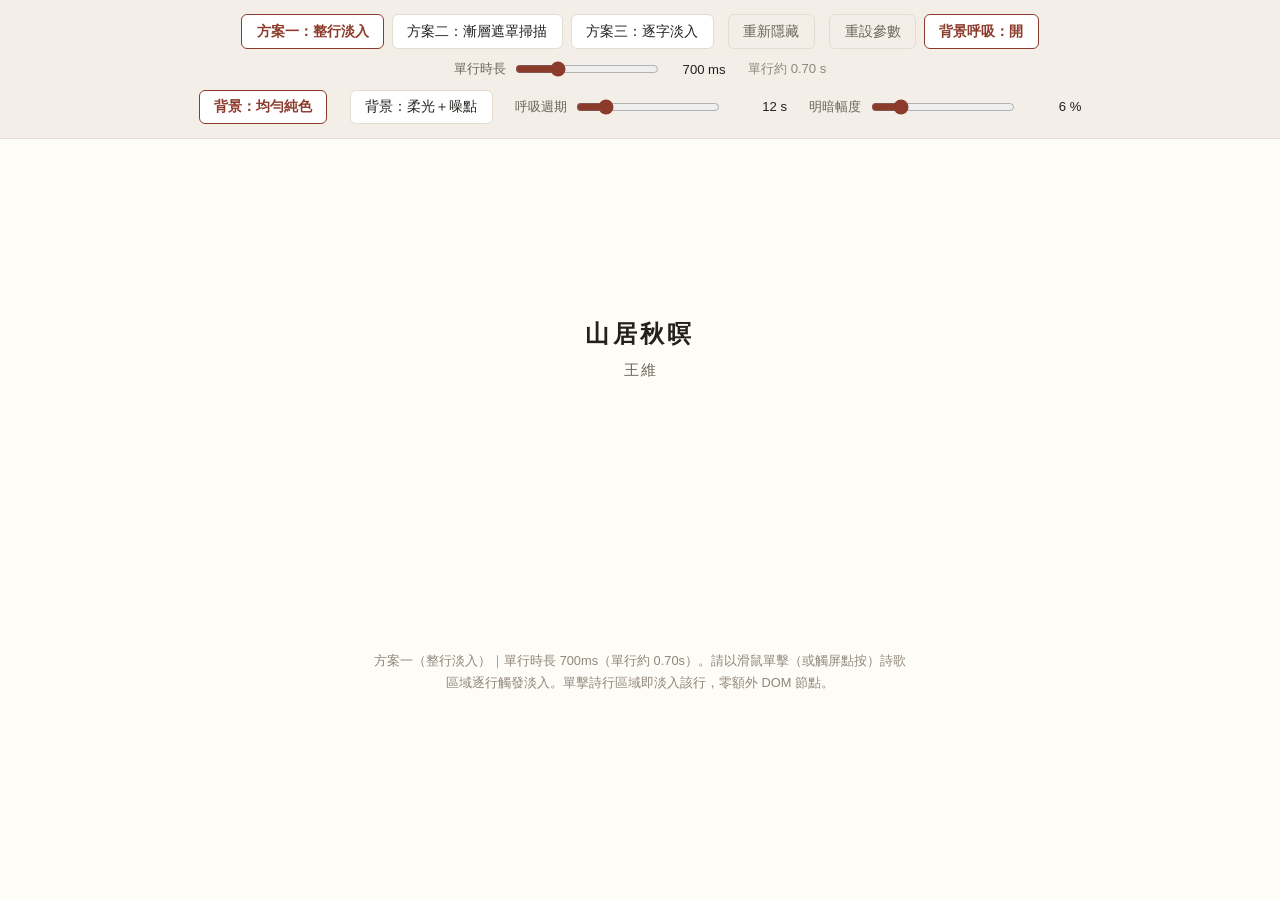
<file: fade-demo.html>
<!DOCTYPE html>
<html lang="zh-Hant">
<head>
  <meta charset="utf-8">
  <meta name="viewport" content="width=device-width, initial-scale=1">
  <meta name="color-scheme" content="light dark">
  <title>唐詩淡入效果比較測試</title>
  <style>
    :root {
      color-scheme: light dark;

      --bg: #faf8f4;
      --breathe-period: 12s;
      --breathe-light-dim: 6%;
      --breathe-light-bright: 72%;
      --breathe-dark-dim: 30%;
      --breathe-dark-bright: 7.2%;
      --bg-dim: color-mix(in srgb, var(--bg), #3a2e22 var(--breathe-light-dim));
      --bg-bright: color-mix(in srgb, var(--bg), #fffdf7 var(--breathe-light-bright));
      --bg-bright-edge: color-mix(in srgb, var(--bg), #fffaf0 calc(var(--breathe-light-bright) * 0.6));
      --bg-bar: #f3efe8;
      --bg-btn: #ffffff;
      --bg-hover: #eae4d9;
      --text: #23201d;
      --text-muted: #6c645a;
      --text-faint: #8f867b;
      --border: #e3dcd0;
      --accent: #8c3b2b;

      --font-serif: "Songti TC", "Source Han Serif TC", "Noto Serif TC", "STSong", "PMingLiU", "PingFang TC", Georgia, serif;
      --font-ui: "PingFang TC", "Noto Sans TC", "Hiragino Sans CNS", -apple-system, BlinkMacSystemFont, "Segoe UI", sans-serif;
    }

    @media (prefers-color-scheme: dark) {
      :root {
        --bg: #151412;
        --bg-dim: color-mix(in srgb, var(--bg), #050403 var(--breathe-dark-dim));
        --bg-bright: color-mix(in srgb, var(--bg), #fff4e0 var(--breathe-dark-bright));
        --bg-bright-edge: color-mix(in srgb, var(--bg), #f5ebd8 calc(var(--breathe-dark-bright) * 0.65));
        --bg-bar: #1c1a17;
        --bg-btn: #23201c;
        --bg-hover: #2d2924;
        --text: #e6e0d6;
        --text-muted: #9e9589;
        --text-faint: #756e64;
        --border: #2e2a24;
        --accent: #d8866c;
      }
    }

    *,
    *::before,
    *::after {
      box-sizing: border-box;
    }

    html {
      margin: 0;
      padding: 0;
      min-height: 100dvh;
      background: var(--bg);
    }

    body {
      margin: 0;
      padding: 0;
      min-height: 100dvh;
      background: transparent;
      color: var(--text);
      font-family: var(--font-serif);
      -webkit-font-smoothing: antialiased;
      text-rendering: optimizeLegibility;
    }

    @keyframes bgBreathe {
      from {
        opacity: 0;
      }
      to {
        opacity: 1;
      }
    }

    html.bg-breathe {
      background: var(--bg-dim);
    }

    html.bg-breathe body::before {
      content: "";
      position: fixed;
      inset: 0;
      z-index: -1;
      pointer-events: none;
      background: var(--bg-bright);
      will-change: opacity;
      animation: bgBreathe calc(var(--breathe-period, 12s) / 2) cubic-bezier(0.37, 0, 0.63, 1) calc(var(--breathe-period, 12s) / -4) infinite alternate;
    }

    html.bg-breathe.breathe-dither body::before {
      background: radial-gradient(ellipse farthest-corner at 50% 45%, var(--bg-bright) 0%, var(--bg-bright-edge) 100%);
    }

    html.bg-breathe.breathe-dither body::after {
      content: "";
      position: fixed;
      inset: 0;
      z-index: -1;
      pointer-events: none;
      opacity: 0.035;
      background-image: url("data:image/svg+xml,%3Csvg xmlns='http://www.w3.org/2000/svg' width='160' height='160'%3E%3Cfilter id='n'%3E%3CfeTurbulence type='fractalNoise' baseFrequency='0.85' numOctaves='2' stitchTiles='stitch'/%3E%3C/filter%3E%3Crect width='100%25' height='100%25' filter='url(%23n)'/%3E%3C/svg%3E");
      background-repeat: repeat;
    }

    body {
      display: flex;
      flex-direction: column;
    }

    .toolbar {
      display: flex;
      flex-direction: column;
      align-items: center;
      gap: 0.65rem;
      padding: 0.9rem 1.25rem;
      background: var(--bg-bar);
      border-block-end: 1px solid var(--border);
      font-family: var(--font-ui);
    }

    .toolbar-row {
      display: flex;
      flex-wrap: wrap;
      align-items: center;
      justify-content: center;
      gap: 0.5rem;
    }

    .toolbar-row[hidden] {
      display: none;
    }

    .controls-row {
      gap: 0.75rem 1.4rem;
      font-size: 0.82rem;
      color: var(--text-muted);
    }

    .control-item {
      display: inline-flex;
      align-items: center;
      gap: 0.45rem;
    }

    .control-item input[type="range"] {
      width: 9rem;
      accent-color: var(--accent);
      cursor: pointer;
    }

    .control-val {
      min-width: 3.6rem;
      font-variant-numeric: tabular-nums;
      color: var(--text);
      text-align: end;
    }

    .control-total {
      font-variant-numeric: tabular-nums;
      color: var(--text-faint);
    }

    .btn {
      padding: 0.45rem 0.9rem;
      font: inherit;
      font-size: 0.875rem;
      color: var(--text);
      background: var(--bg-btn);
      border: 1px solid var(--border);
      border-radius: 6px;
      cursor: pointer;
      transition: background-color 0.15s ease, border-color 0.15s ease, color 0.15s ease;
    }

    .btn:hover {
      background: var(--bg-hover);
    }

    .btn[aria-pressed="true"] {
      border-color: var(--accent);
      color: var(--accent);
      font-weight: 600;
    }

    .btn-replay {
      margin-inline-start: 0.4rem;
      background: transparent;
      color: var(--text-muted);
    }

    .btn:focus-visible {
      outline: 2px solid var(--accent);
      outline-offset: 2px;
    }

    .stage {
      flex: 1 1 auto;
      display: flex;
      flex-direction: column;
      justify-content: center;
      align-items: center;
      padding: 2.5rem 1.5rem 3.5rem;
    }

    .poem {
      width: 100%;
      max-width: 44rem;
      text-align: center;
    }

    .poem-header {
      margin-block-end: 1.5rem;
    }

    .poem-title {
      margin: 0;
      font-size: 1.48rem;
      font-weight: 600;
      letter-spacing: 0.14em;
      line-height: 1.5;
    }

    .poem-author {
      margin: 0.45rem 0 0;
      font-size: 0.96rem;
      color: var(--text-muted);
      letter-spacing: 0.16em;
      text-indent: 0.16em;
    }

    .poem-body {
      font-size: 1.24rem;
      line-height: 2.25;
      letter-spacing: 0.08em;
    }

    .control-item[hidden] {
      display: none;
    }

    .verse {
      position: relative;
      width: min(100%, 24em);
      margin: 0 auto;
      padding: 0.12em 0 0.12em 0.45em;
      text-align: center;
      hanging-punctuation: allow-end;
      border-radius: 6px;
      cursor: default;
    }

    .clause {
      display: inline-block;
      max-width: 100%;
    }

    .meta-note {
      margin-block-start: 3rem;
      max-width: 34rem;
      font-family: var(--font-ui);
      font-size: 0.8rem;
      line-height: 1.7;
      color: var(--text-faint);
      text-align: center;
    }

    /* ── 方案一：整行淡入（懸停該行觸發） ── */
    @keyframes lineFadeIn {
      from {
        opacity: 0;
        transform: translateY(8px);
      }
      to {
        opacity: 1;
        transform: translateY(0);
      }
    }

    .poem-header {
      animation: lineFadeIn 550ms cubic-bezier(0.22, 1, 0.36, 1) both;
    }

    .mode-line .verse:not(.is-revealed) .clause {
      opacity: 0;
    }

    .mode-line .verse.is-revealed .clause {
      animation: lineFadeIn var(--dur, 700ms) cubic-bezier(0.22, 1, 0.36, 1) both;
    }

    /* ── 方案二：漸層遮罩掃描（懸停該行觸發，行內上下句依序掃描） ── */
    @keyframes maskWipe {
      from {
        -webkit-mask-position: 100% 0;
        mask-position: 100% 0;
      }
      to {
        -webkit-mask-position: 0% 0;
        mask-position: 0% 0;
      }
    }

    .mode-mask .verse:not(.is-revealed) .clause {
      opacity: 0;
    }

    .mode-mask .verse.is-revealed .clause {
      -webkit-mask-image: linear-gradient(90deg, #000 0%, #000 42%, transparent 58%, transparent 100%);
      mask-image: linear-gradient(90deg, #000 0%, #000 42%, transparent 58%, transparent 100%);
      -webkit-mask-size: 260% 100%;
      mask-size: 260% 100%;
      -webkit-mask-repeat: no-repeat;
      mask-repeat: no-repeat;
      animation: maskWipe var(--dur, 850ms) ease-out both;
      animation-delay: calc(var(--clause-i) * var(--stagger, 420ms));
    }

    /* ── 方案三：逐字淡入（懸停該行觸發，行內逐字顯現） ── */
    @keyframes charFadeIn {
      from {
        opacity: 0;
        transform: translateY(4px);
      }
      to {
        opacity: 1;
        transform: translateY(0);
      }
    }

    .mode-char .char {
      display: inline-block;
    }

    .mode-char .verse:not(.is-revealed) .char {
      opacity: 0;
    }

    .mode-char .verse.is-revealed .char {
      animation: charFadeIn var(--dur, 420ms) ease-out both;
      animation-delay: calc(var(--char-i) * var(--stagger, 65ms));
    }
  </style>
</head>
<body>
  <div class="toolbar" role="toolbar" aria-label="淡入效果切換">
    <div class="toolbar-row">
      <button type="button" class="btn" data-mode="line" aria-pressed="true">方案一：整行淡入</button>
      <button type="button" class="btn" data-mode="mask" aria-pressed="false">方案二：漸層遮罩掃描</button>
      <button type="button" class="btn" data-mode="char" aria-pressed="false">方案三：逐字淡入</button>
      <button type="button" class="btn btn-replay" id="replay-btn">重新隱藏</button>
      <button type="button" class="btn btn-replay" id="reset-btn">重設參數</button>
      <button type="button" class="btn" id="bg-breathe-toggle" aria-pressed="true">背景呼吸：開</button>
    </div>
    <div class="toolbar-row controls-row">
      <label class="control-item">
        <span id="dur-label">單行時長</span>
        <input type="range" id="dur-range" min="200" max="2000" step="50" value="700">
        <output class="control-val" id="dur-val" for="dur-range">700 ms</output>
      </label>
      <label class="control-item" id="stagger-control" hidden>
        <span id="stagger-label">句間延遲</span>
        <input type="range" id="stagger-range" min="40" max="1200" step="20" value="420">
        <output class="control-val" id="stagger-val" for="stagger-range">420 ms</output>
      </label>
      <span class="control-total" id="total-val">單行約 0.70 s</span>
    </div>
    <div class="toolbar-row controls-row" id="breathe-controls">
      <button type="button" class="btn" id="breathe-style-solid" data-breathe-style="solid" aria-pressed="true">背景：均勻純色</button>
      <button type="button" class="btn" id="breathe-style-dither" data-breathe-style="dither" aria-pressed="false">背景：柔光＋噪點</button>
      <label class="control-item">
        <span>呼吸週期</span>
        <input type="range" id="breathe-period-range" min="2" max="60" step="1" value="12">
        <output class="control-val" id="breathe-period-val" for="breathe-period-range">12 s</output>
      </label>
      <label class="control-item">
        <span>明暗幅度</span>
        <input type="range" id="breathe-range-range" min="1" max="30" step="1" value="6">
        <output class="control-val" id="breathe-range-val" for="breathe-range-range">6 %</output>
      </label>
    </div>
  </div>

  <main class="stage">
    <article class="poem mode-line" id="poem">
      <header class="poem-header">
        <h1 class="poem-title">山居秋暝</h1>
        <p class="poem-author">王維</p>
      </header>
      <div class="poem-body">
        <p class="verse"><span class="clause" style="--clause-i: 0">空山新雨後，</span><span class="clause" style="--clause-i: 1">天氣晚來秋。</span></p>
        <p class="verse"><span class="clause" style="--clause-i: 0">明月松間照，</span><span class="clause" style="--clause-i: 1">清泉石上流。</span></p>
        <p class="verse"><span class="clause" style="--clause-i: 0">竹喧歸浣女，</span><span class="clause" style="--clause-i: 1">蓮動下漁舟。</span></p>
        <p class="verse"><span class="clause" style="--clause-i: 0">隨意春芳歇，</span><span class="clause" style="--clause-i: 1">王孫自可留。</span></p>
      </div>
    </article>

    <p class="meta-note" id="mode-desc"></p>
  </main>

  <script>
    (function () {
      var poem = document.getElementById("poem");
      var desc = document.getElementById("mode-desc");
      var replayBtn = document.getElementById("replay-btn");
      var resetBtn = document.getElementById("reset-btn");
      var breatheToggle = document.getElementById("bg-breathe-toggle");
      var breatheControls = document.getElementById("breathe-controls");
      var breathePeriodRange = document.getElementById("breathe-period-range");
      var breathePeriodVal = document.getElementById("breathe-period-val");
      var breatheRangeRange = document.getElementById("breathe-range-range");
      var breatheRangeVal = document.getElementById("breathe-range-val");
      var breatheStyleBtns = Array.prototype.slice.call(document.querySelectorAll("[data-breathe-style]"));
      var root = document.documentElement;
      var breatheEnabled = true;
      var breathePeriod = 12;
      var breatheRange = 6;
      var breatheStyle = "solid";
      var durLabel = document.getElementById("dur-label");
      var durRange = document.getElementById("dur-range");
      var durVal = document.getElementById("dur-val");
      var staggerControl = document.getElementById("stagger-control");
      var staggerLabel = document.getElementById("stagger-label");
      var staggerRange = document.getElementById("stagger-range");
      var staggerVal = document.getElementById("stagger-val");
      var totalVal = document.getElementById("total-val");
      var buttons = Array.prototype.slice.call(document.querySelectorAll("[data-mode]"));
      var verses = Array.prototype.slice.call(poem.querySelectorAll(".verse"));
      var clauses = Array.prototype.slice.call(poem.querySelectorAll(".clause"));
      var originalTexts = clauses.map(function (el) { return el.textContent; });
      var currentMode = "line";

      var CONFIG = {
        line: {
          name: "方案一（整行淡入）",
          durLabel: "單行時長",
          durMin: 200, durMax: 2000, durStep: 50, durDefault: 700,
          hasStagger: false,
          steps: 1,
          note: "單擊詩行區域即淡入該行，零額外 DOM 節點。"
        },
        mask: {
          name: "方案二（漸層遮罩掃描）",
          durLabel: "單句掃描",
          durMin: 200, durMax: 2400, durStep: 50, durDefault: 850,
          hasStagger: true,
          staggerLabel: "上下句延遲",
          staggerMin: 40, staggerMax: 1200, staggerStep: 20, staggerDefault: 420,
          steps: 2,
          note: "單擊詩行區域時，該行上下句依序由左向右掃描顯現，零拆字開銷。"
        },
        char: {
          name: "方案三（逐字淡入）",
          durLabel: "單字時長",
          durMin: 100, durMax: 1200, durStep: 20, durDefault: 420,
          hasStagger: true,
          staggerLabel: "字間延遲",
          staggerMin: 15, staggerMax: 250, staggerStep: 5, staggerDefault: 65,
          steps: 10,
          note: "單擊詩行區域時，該行內 10 字（含標點）逐字淡入。"
        }
      };

      var state = {
        line: { dur: CONFIG.line.durDefault, stagger: 0 },
        mask: { dur: CONFIG.mask.durDefault, stagger: CONFIG.mask.staggerDefault },
        char: { dur: CONFIG.char.durDefault, stagger: CONFIG.char.staggerDefault }
      };

      function syncControls(mode) {
        var cfg = CONFIG[mode];
        var st = state[mode];
        durLabel.textContent = cfg.durLabel;
        durRange.min = String(cfg.durMin);
        durRange.max = String(cfg.durMax);
        durRange.step = String(cfg.durStep);
        durRange.value = String(st.dur);

        staggerControl.hidden = !cfg.hasStagger;
        if (cfg.hasStagger) {
          staggerLabel.textContent = cfg.staggerLabel;
          staggerRange.min = String(cfg.staggerMin);
          staggerRange.max = String(cfg.staggerMax);
          staggerRange.step = String(cfg.staggerStep);
          staggerRange.value = String(st.stagger);
        }

        updateReadout();
      }

      function updateReadout() {
        var cfg = CONFIG[currentMode];
        var st = state[currentMode];
        var lineTotalMs = (cfg.steps - 1) * (cfg.hasStagger ? st.stagger : 0) + st.dur;
        durVal.textContent = st.dur + " ms";
        if (cfg.hasStagger) {
          staggerVal.textContent = st.stagger + " ms";
        }
        totalVal.textContent = "單行約 " + (lineTotalMs / 1000).toFixed(2) + " s";
        var paramText = cfg.hasStagger
          ? cfg.durLabel + " " + st.dur + "ms、" + cfg.staggerLabel + " " + st.stagger + "ms"
          : cfg.durLabel + " " + st.dur + "ms";
        desc.textContent =
          cfg.name + "｜" + paramText + "（單行約 " + (lineTotalMs / 1000).toFixed(2) + "s）。" +
          "請以滑鼠單擊（或觸屏點按）詩歌區域逐行觸發淡入。" + cfg.note;
      }

      function applyTimingVars() {
        var st = state[currentMode];
        poem.style.setProperty("--dur", st.dur + "ms");
        poem.style.setProperty("--stagger", st.stagger + "ms");
      }

      function restorePlainText() {
        for (var i = 0; i < clauses.length; i++) {
          clauses[i].textContent = originalTexts[i];
        }
      }

      function splitToChars() {
        var punct = /^[，。？！；：、]$/;
        var clauseIdx = 0;
        for (var v = 0; v < verses.length; v++) {
          var step = 0;
          var vClauses = verses[v].querySelectorAll(".clause");
          for (var c = 0; c < vClauses.length; c++) {
            var text = originalTexts[clauseIdx++];
            var frag = document.createDocumentFragment();
            for (var j = 0; j < text.length; j++) {
              var ch = text.charAt(j);
              var span = document.createElement("span");
              span.className = "char";
              span.textContent = ch;
              var delayIndex = punct.test(ch) && step > 0 ? step - 1 : step++;
              span.style.setProperty("--char-i", String(delayIndex));
              frag.appendChild(span);
            }
            vClauses[c].textContent = "";
            vClauses[c].appendChild(frag);
          }
        }
      }

      function hideAllVerses() {
        for (var i = 0; i < verses.length; i++) {
          verses[i].classList.remove("is-revealed");
        }
      }

      function applyMode(mode) {
        currentMode = mode;

        buttons.forEach(function (btn) {
          btn.setAttribute("aria-pressed", String(btn.getAttribute("data-mode") === mode));
        });

        syncControls(mode);
        applyTimingVars();
        hideAllVerses();

        poem.classList.remove("mode-line", "mode-mask", "mode-char");

        if (mode === "char") {
          splitToChars();
        } else {
          restorePlainText();
        }

        void poem.offsetWidth;
        poem.classList.add("mode-" + mode);
      }

      var stage = document.querySelector(".stage");
      (stage || poem).addEventListener("click", function () {
        if (window.getSelection && window.getSelection().toString()) return;
        var next = poem.querySelector(".verse:not(.is-revealed)");
        if (next) next.classList.add("is-revealed");
      });

      buttons.forEach(function (btn) {
        btn.addEventListener("click", function () {
          applyMode(btn.getAttribute("data-mode"));
        });
      });

      durRange.addEventListener("input", function () {
        state[currentMode].dur = Number(durRange.value);
        applyTimingVars();
        updateReadout();
      });
      durRange.addEventListener("change", function () {
        applyMode(currentMode);
      });

      staggerRange.addEventListener("input", function () {
        state[currentMode].stagger = Number(staggerRange.value);
        applyTimingVars();
        updateReadout();
      });
      staggerRange.addEventListener("change", function () {
        applyMode(currentMode);
      });

      replayBtn.addEventListener("click", function () {
        hideAllVerses();
      });

      resetBtn.addEventListener("click", function () {
        var cfg = CONFIG[currentMode];
        state[currentMode].dur = cfg.durDefault;
        state[currentMode].stagger = cfg.hasStagger ? cfg.staggerDefault : 0;
        applyBreathe(true, 12, 6, "solid");
        applyMode(currentMode);
      });

      function applyBreathe(enabled, period, range, style) {
        breatheEnabled = enabled;
        breathePeriod = period;
        breatheRange = range;
        breatheStyle = style || breatheStyle;
        root.classList.toggle("bg-breathe", breatheEnabled);
        root.classList.toggle("breathe-dither", breatheStyle === "dither");
        root.style.setProperty("--breathe-period", breathePeriod + "s");
        root.style.setProperty("--breathe-light-dim", breatheRange + "%");
        root.style.setProperty("--breathe-light-bright", Math.min(100, breatheRange * 12) + "%");
        root.style.setProperty("--breathe-dark-dim", Math.min(100, breatheRange * 5) + "%");
        root.style.setProperty("--breathe-dark-bright", (breatheRange * 1.2).toFixed(1) + "%");
        if (breatheToggle) {
          breatheToggle.setAttribute("aria-pressed", String(breatheEnabled));
          breatheToggle.textContent = breatheEnabled ? "背景呼吸：開" : "背景呼吸：關";
        }
        if (breatheControls) breatheControls.hidden = !breatheEnabled;
        if (breathePeriodRange) breathePeriodRange.value = String(breathePeriod);
        if (breathePeriodVal) breathePeriodVal.textContent = breathePeriod + " s";
        if (breatheRangeRange) breatheRangeRange.value = String(breatheRange);
        if (breatheRangeVal) breatheRangeVal.textContent = breatheRange + " %";
        breatheStyleBtns.forEach(function (btn) {
          btn.setAttribute("aria-pressed", String(btn.getAttribute("data-breathe-style") === breatheStyle));
        });
      }

      if (breatheToggle) {
        breatheToggle.addEventListener("click", function () {
          applyBreathe(!breatheEnabled, breathePeriod, breatheRange, breatheStyle);
        });
      }

      breatheStyleBtns.forEach(function (btn) {
        btn.addEventListener("click", function () {
          applyBreathe(breatheEnabled, breathePeriod, breatheRange, btn.getAttribute("data-breathe-style"));
        });
      });

      if (breathePeriodRange) {
        breathePeriodRange.addEventListener("input", function () {
          applyBreathe(breatheEnabled, Number(breathePeriodRange.value), breatheRange, breatheStyle);
        });
      }

      if (breatheRangeRange) {
        breatheRangeRange.addEventListener("input", function () {
          applyBreathe(breatheEnabled, breathePeriod, Number(breatheRangeRange.value), breatheStyle);
        });
      }

      applyBreathe(true, 12, 6, "solid");
      applyMode("line");
    })();
  </script>
</body>
</html>
</file>
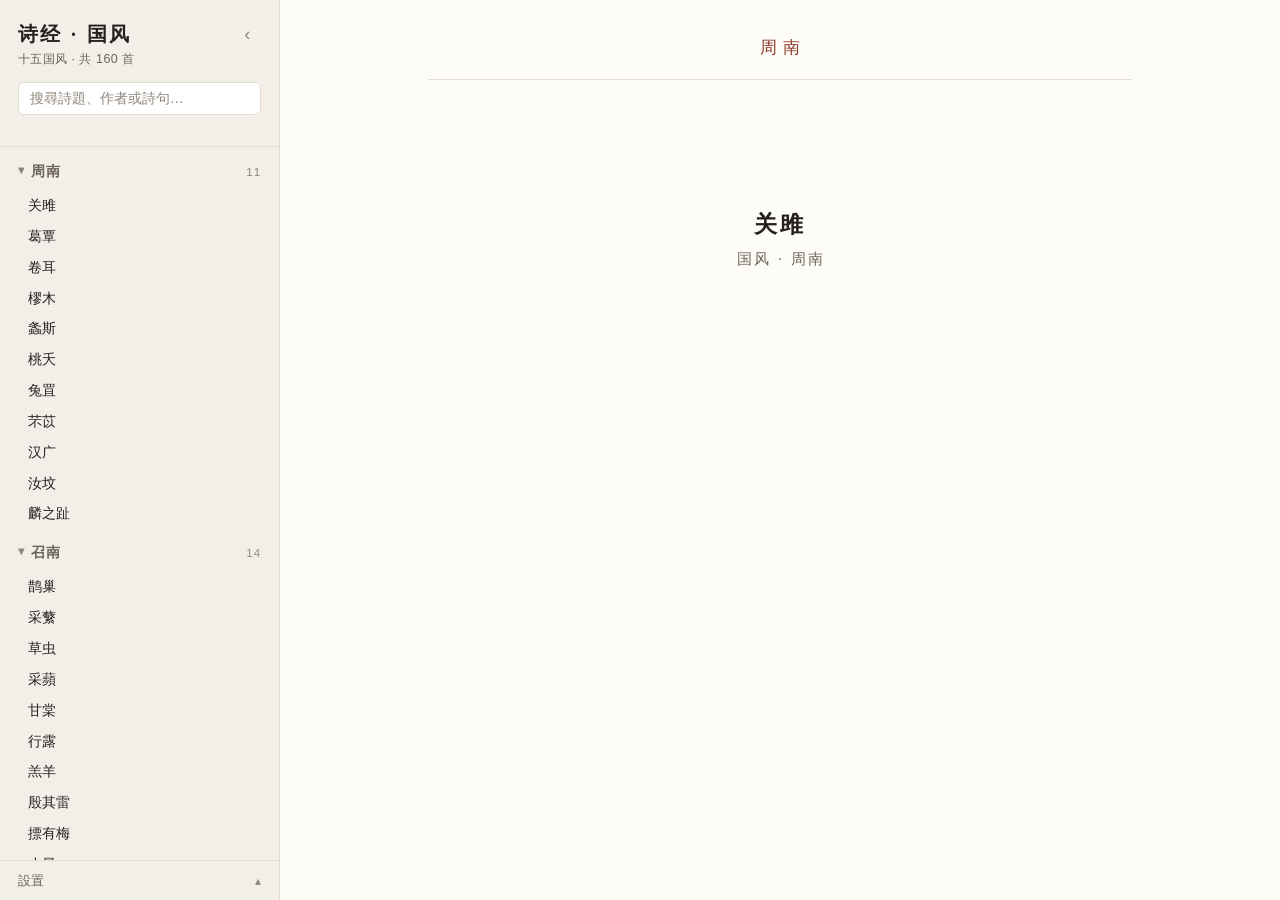
<file: guofeng.html>
<!DOCTYPE html>
<html lang="zh-Hans">
<head>
  <meta charset="utf-8">
  <meta name="viewport" content="width=device-width, initial-scale=1">
  <meta name="color-scheme" content="light dark">
  <title>诗经 · 国风</title>
  <style>
:root {
  color-scheme: light dark;

  --bg: #faf8f4;
  --breathe-period: 12s;
  --breathe-light-dim: 6%;
  --breathe-light-bright: 72%;
  --breathe-dark-dim: 30%;
  --breathe-dark-bright: 7.2%;
  --bg-dim: color-mix(in srgb, var(--bg), #3a2e22 var(--breathe-light-dim));
  --bg-bright: color-mix(in srgb, var(--bg), #fffdf7 var(--breathe-light-bright));
  --bg-sidebar: #f3efe8;
  --bg-hover: #eae4d9;
  --bg-input: #ffffff;
  --text: #23201d;
  --text-muted: #6c645a;
  --text-faint: #8f867b;
  --border: #e3dcd0;
  --accent: #8c3b2b;

  --font-serif: "Songti TC", "Source Han Serif TC", "Noto Serif TC", "STSong", "PMingLiU", "PingFang TC", Georgia, serif;
  --font-ui: "PingFang TC", "Noto Sans TC", "Hiragino Sans CNS", -apple-system, BlinkMacSystemFont, "Segoe UI", sans-serif;
  --sidebar-width: 17.5rem;
  --scan-dur: 2500ms;
  --scan-delay: 1250ms;
}

@media (prefers-color-scheme: dark) {
  :root {
    --bg: #151412;
    --bg-dim: color-mix(in srgb, var(--bg), #050403 var(--breathe-dark-dim));
    --bg-bright: color-mix(in srgb, var(--bg), #fff4e0 var(--breathe-dark-bright));
    --bg-sidebar: #1c1a17;
    --bg-hover: #272420;
    --bg-input: #141311;
    --text: #e6e0d6;
    --text-muted: #9e9589;
    --text-faint: #756e64;
    --border: #2e2a24;
    --accent: #d8866c;
  }
}

*,
*::before,
*::after {
  box-sizing: border-box;
}

html {
  margin: 0;
  padding: 0;
  height: 100%;
  background: var(--bg);
}

body {
  margin: 0;
  padding: 0;
  height: 100%;
  background: transparent;
  color: var(--text);
  font-family: var(--font-serif);
  -webkit-font-smoothing: antialiased;
  text-rendering: optimizeLegibility;
}

@keyframes bgBreathe {
  from {
    opacity: 0;
  }
  to {
    opacity: 1;
  }
}

html.bg-breathe {
  background: var(--bg-dim);
}

html.bg-breathe body::before {
  content: "";
  position: fixed;
  inset: 0;
  z-index: -1;
  pointer-events: none;
  background: var(--bg-bright);
  will-change: opacity;
  animation: bgBreathe calc(var(--breathe-period, 12s) / 2) cubic-bezier(0.37, 0, 0.63, 1) calc(var(--breathe-period, 12s) / -4) infinite alternate;
}

.sidebar-toggle {
  position: fixed;
  width: 1px;
  height: 1px;
  padding: 0;
  margin: -1px;
  overflow: hidden;
  clip-path: inset(50%);
  white-space: nowrap;
  border: 0;
}

.layout {
  position: relative;
  display: flex;
  height: 100dvh;
  overflow: hidden;
}

/* ── Left Sidebar: Catalog & Search ── */
.sidebar {
  display: flex;
  flex-direction: column;
  width: var(--sidebar-width);
  flex: 0 0 var(--sidebar-width);
  height: 100%;
  overflow: hidden;
  background: var(--bg-sidebar);
  border-inline-end: 1px solid var(--border);
  font-family: var(--font-ui);
  transition: margin-inline-start 260ms cubic-bezier(0.22, 1, 0.36, 1), visibility 0s linear 0s;
}

.sidebar-toggle:checked ~ .layout .sidebar {
  margin-inline-start: calc(-1 * var(--sidebar-width));
  visibility: hidden;
  transition: margin-inline-start 260ms cubic-bezier(0.22, 1, 0.36, 1), visibility 0s linear 260ms;
}

.sidebar-open {
  position: fixed;
  top: 0.9rem;
  inset-inline-start: 0.9rem;
  z-index: 15;
  padding: 0.36rem 0.68rem;
  font-family: var(--font-ui);
  font-size: 0.8rem;
  letter-spacing: 0.08em;
  color: var(--text-muted);
  background: color-mix(in srgb, var(--bg-sidebar) 88%, transparent);
  border: 1px solid var(--border);
  border-radius: 6px;
  cursor: pointer;
  user-select: none;
  opacity: 0;
  pointer-events: none;
  transform: translateX(-8px);
  transition: opacity 200ms ease, transform 200ms ease, background-color 150ms ease, color 150ms ease;
}

.sidebar-toggle:checked ~ .layout .sidebar-open {
  opacity: 0.78;
  pointer-events: auto;
  transform: translateX(0);
}

.sidebar-toggle:checked ~ .layout .sidebar-open:hover {
  opacity: 1;
  background: var(--bg-hover);
  color: var(--text);
}

.sidebar-toggle:focus-visible ~ .layout .sidebar-close,
.sidebar-toggle:focus-visible ~ .layout .sidebar-open {
  outline: 2px solid var(--accent);
  outline-offset: 2px;
}

.sidebar-backdrop {
  display: none;
}

.sidebar-header {
  padding: 1.25rem 1.1rem 0.75rem;
  border-block-end: 1px solid var(--border);
  flex-shrink: 0;
}

.sidebar-title-row {
  display: flex;
  align-items: center;
  justify-content: space-between;
  gap: 0.5rem;
}

.sidebar-close {
  display: inline-flex;
  align-items: center;
  justify-content: center;
  width: 1.75rem;
  height: 1.75rem;
  font-size: 1.15rem;
  line-height: 1;
  color: var(--text-faint);
  border-radius: 5px;
  cursor: pointer;
  user-select: none;
  transition: background-color 150ms ease, color 150ms ease;
}

.sidebar-close:hover {
  background: var(--bg-hover);
  color: var(--text);
}

.book-title {
  margin: 0;
  font-family: var(--font-serif);
  font-size: 1.25rem;
  font-weight: 600;
  letter-spacing: 0.14em;
}

.book-title a {
  color: inherit;
  text-decoration: none;
}

.book-meta {
  margin: 0.2rem 0 0;
  font-size: 0.78rem;
  color: var(--text-muted);
  letter-spacing: 0.04em;
}

.search-box {
  margin-block-start: 0.85rem;
}

.search-input {
  width: 100%;
  padding: 0.48rem 0.7rem;
  font: inherit;
  font-size: 0.875rem;
  color: var(--text);
  background: var(--bg-input);
  border: 1px solid var(--border);
  border-radius: 6px;
  outline: none;
  transition: border-color 0.15s ease;
}

.search-input::placeholder {
  color: var(--text-faint);
}

.search-input:focus {
  border-color: var(--accent);
}

.search-status {
  display: block;
  min-height: 1.1em;
  margin-block-start: 0.35rem;
  font-size: 0.75rem;
  color: var(--text-muted);
}

.toc {
  flex: 1 1 auto;
  overflow-y: auto;
  overscroll-behavior: contain;
  padding: 0.5rem 0.5rem 2rem;
}

.toc-group {
  margin-block-end: 0.35rem;
}

.toc-group summary {
  display: flex;
  align-items: center;
  justify-content: space-between;
  padding: 0.45rem 0.6rem;
  font-family: var(--font-serif);
  font-size: 0.9rem;
  font-weight: 600;
  letter-spacing: 0.08em;
  color: var(--text-muted);
  cursor: pointer;
  border-radius: 5px;
  list-style: none;
  user-select: none;
}

.toc-group summary::-webkit-details-marker {
  display: none;
}

.toc-group summary::before {
  content: "▸";
  font-size: 0.72rem;
  margin-inline-end: 0.4rem;
  color: var(--text-faint);
  transition: transform 0.15s ease;
}

.toc-group[open] summary::before {
  transform: rotate(90deg);
}

.toc-group summary:hover {
  background: var(--bg-hover);
  color: var(--text);
}

.toc-group-label {
  flex: 1;
}

.toc-count {
  font-family: var(--font-ui);
  font-size: 0.72rem;
  font-weight: 400;
  color: var(--text-faint);
}

.toc-list {
  margin: 0.15rem 0 0.4rem;
  padding: 0;
  list-style: none;
}

.toc-list li[hidden],
.toc-group[hidden] {
  display: none;
}

.toc-list a {
  display: flex;
  align-items: baseline;
  justify-content: space-between;
  gap: 0.5rem;
  padding: 0.34rem 0.6rem 0.34rem 1.25rem;
  color: var(--text);
  text-decoration: none;
  font-size: 0.86rem;
  line-height: 1.45;
  border-radius: 5px;
}

.toc-list a:hover {
  background: var(--bg-hover);
}

.toc-list a:focus-visible,
.toc-group summary:focus-visible,
.search-input:focus-visible,
.book-title a:focus-visible {
  outline: 2px solid var(--accent);
  outline-offset: -1px;
}

.toc-title {
  overflow: hidden;
  text-overflow: ellipsis;
  white-space: nowrap;
}

.toc-author {
  flex-shrink: 0;
  font-size: 0.76rem;
  color: var(--text-muted);
}

/* ── Sidebar Footer: Settings ── */
.sidebar-footer {
  flex-shrink: 0;
  border-block-start: 1px solid var(--border);
  background: var(--bg-sidebar);
}

.settings-panel summary {
  display: flex;
  align-items: center;
  justify-content: space-between;
  padding: 0.65rem 1.1rem;
  font-size: 0.84rem;
  color: var(--text-muted);
  cursor: pointer;
  list-style: none;
  user-select: none;
}

.settings-panel summary::-webkit-details-marker {
  display: none;
}

.settings-panel summary::after {
  content: "▴";
  font-size: 0.75rem;
  color: var(--text-faint);
  transition: transform 0.15s ease;
}

.settings-panel[open] summary::after {
  transform: rotate(180deg);
}

.settings-panel summary:hover {
  background: var(--bg-hover);
  color: var(--text);
}

.settings-panel summary:focus-visible,
.setting-num:focus-visible,
.setting-toggle:focus-visible,
.setting-action:focus-visible {
  outline: 2px solid var(--accent);
  outline-offset: -1px;
}

.settings-body {
  padding: 0.25rem 1.1rem 0.9rem;
  max-height: 58dvh;
  overflow-y: auto;
  display: flex;
  flex-direction: column;
  gap: 0.7rem;
  font-size: 0.8rem;
  color: var(--text-muted);
}

.breathe-options {
  display: flex;
  flex-direction: column;
  gap: 0.65rem;
}

.breathe-options[hidden] {
  display: none;
}

.setting-field {
  display: flex;
  flex-direction: column;
  gap: 0.3rem;
}

.setting-head {
  display: flex;
  align-items: center;
  justify-content: space-between;
  gap: 0.5rem;
}

.setting-input-wrap {
  display: inline-flex;
  align-items: center;
  gap: 0.25rem;
  color: var(--text-faint);
  font-size: 0.76rem;
}

.setting-num {
  width: 4.4rem;
  padding: 0.16rem 0.35rem;
  font: inherit;
  font-variant-numeric: tabular-nums;
  text-align: end;
  color: var(--text);
  background: var(--bg-input);
  border: 1px solid var(--border);
  border-radius: 4px;
}

.setting-range {
  width: 100%;
  margin: 0;
  accent-color: var(--accent);
  cursor: pointer;
}

.setting-toggle-row {
  display: flex;
  align-items: center;
  justify-content: space-between;
  gap: 0.5rem;
}

.setting-toggle {
  padding: 0.24rem 0.65rem;
  font: inherit;
  font-size: 0.76rem;
  color: var(--text-muted);
  background: var(--bg-input);
  border: 1px solid var(--border);
  border-radius: 5px;
  cursor: pointer;
}

.setting-toggle:hover {
  background: var(--bg-hover);
  color: var(--text);
}

.setting-toggle[aria-pressed="true"] {
  border-color: var(--accent);
  color: var(--accent);
  font-weight: 600;
}

.settings-actions {
  display: flex;
  justify-content: space-between;
  gap: 0.5rem;
  padding-block-start: 0.15rem;
}

.setting-action {
  flex: 1;
  padding: 0.32rem 0.5rem;
  font: inherit;
  font-size: 0.76rem;
  color: var(--text-muted);
  background: var(--bg-input);
  border: 1px solid var(--border);
  border-radius: 5px;
  cursor: pointer;
}

.setting-action:hover {
  background: var(--bg-hover);
  color: var(--text);
}

/* ── Right Reading Pane ── */
.reader {
  flex: 1 1 auto;
  min-width: 0;
  height: 100%;
  overflow-y: auto;
  scroll-behavior: smooth;
  container-type: size;
  padding: 0 2rem;
}

.reader-inner {
  max-width: 44rem;
  margin-inline: auto;
}

.poems-section {
  margin: 0;
}

.section-heading {
  margin: 0;
  padding-block: 2.25rem 1.25rem;
  text-align: center;
  font-size: 1.05rem;
  font-weight: 500;
  letter-spacing: 0.32em;
  text-indent: 0.32em;
  color: var(--accent);
  border-block-end: 1px solid var(--border);
  scroll-margin-top: 0;
}

.poem {
  min-height: 100dvh;
  min-height: 100cqh;
  display: flex;
  flex-direction: column;
  justify-content: center;
  align-items: center;
  padding: 3.5rem 1.25rem;
  text-align: center;
  border-block-end: 1px solid color-mix(in srgb, var(--border) 60%, transparent);
  scroll-margin-top: 0;
}

.poem:last-child {
  border-block-end: none;
}

.poem-header,
.poem-body,
.poem-notes {
  width: 100%;
}

.poem-header {
  margin-block-end: 1.45rem;
}

.poem-title {
  margin: 0;
  font-size: 1.42rem;
  font-weight: 600;
  letter-spacing: 0.12em;
  line-height: 1.5;
  text-wrap: balance;
}

.poem-alt {
  margin: 0.3rem 0 0;
  font-size: 0.84rem;
  color: var(--text-muted);
  letter-spacing: 0.04em;
}

.poem-author {
  margin: 0.45rem 0 0;
  font-size: 0.95rem;
  color: var(--text-muted);
  letter-spacing: 0.16em;
  text-indent: 0.16em;
}

.poem-body {
  font-size: 1.22rem;
  line-height: 2.2;
  letter-spacing: 0.08em;
}

.poem-stanza + .poem-stanza {
  margin-block-start: 1.05em;
}

.verse {
  position: relative;
  width: min(100%, 34em);
  margin: 0 auto;
  padding: 0.12em 0 0.12em 0.45em;
  text-align: center;
  hanging-punctuation: allow-end;
  border-radius: 6px;
}

/* Keep each clause intact and wrap cleanly at punctuation on narrow viewports */
.clause {
  display: inline-block;
  max-width: 100%;
}

/* ── Hover Mask-Wipe Reveal (方案二：漸層遮罩掃描) ── */
@keyframes maskWipe {
  from {
    -webkit-mask-position: 100% 0;
    mask-position: 100% 0;
  }
  to {
    -webkit-mask-position: 0% 0;
    mask-position: 0% 0;
  }
}

.js-reveal .verse:not(.is-revealed) .clause {
  opacity: 0;
}

.js-reveal .verse.is-revealed .clause {
  -webkit-mask-image: linear-gradient(90deg, #000 0%, #000 42%, transparent 58%, transparent 100%);
  mask-image: linear-gradient(90deg, #000 0%, #000 42%, transparent 58%, transparent 100%);
  -webkit-mask-size: 260% 100%;
  mask-size: 260% 100%;
  -webkit-mask-repeat: no-repeat;
  mask-repeat: no-repeat;
  animation: maskWipe max(var(--scan-dur, 2500ms), 1ms) ease-out both;
  animation-delay: calc(var(--clause-i, 0) * var(--scan-delay, 1250ms));
}

.poem-notes {
  margin-block-start: 1.4rem;
  font-family: var(--font-ui);
  font-size: 0.78rem;
  line-height: 1.7;
  color: var(--text-faint);
  text-wrap: balance;
}

@media (prefers-reduced-motion: reduce) {
  .reader {
    scroll-behavior: auto;
  }

  .search-input,
  .toc-group summary::before,
  .settings-panel summary::after,
  .sidebar,
  .sidebar-open,
  .sidebar-close,
  .sidebar-backdrop {
    transition: none;
  }

  .js-reveal .verse.is-revealed .clause {
    -webkit-mask-image: none;
    mask-image: none;
    animation: none;
  }
}

/* ── Narrow Viewports ── */
@media (max-width: 760px) {
  .sidebar {
    position: fixed;
    inset-block: 0;
    inset-inline-start: 0;
    z-index: 30;
    width: min(82vw, 18.5rem);
    max-width: 100%;
    box-shadow: 0 8px 30px rgb(0 0 0 / 0.16);
    transition: transform 260ms cubic-bezier(0.22, 1, 0.36, 1), visibility 0s linear 0s;
  }

  .sidebar-toggle:checked ~ .layout .sidebar {
    margin-inline-start: 0;
    transform: translateX(-100%);
    visibility: hidden;
    transition: transform 260ms cubic-bezier(0.22, 1, 0.36, 1), visibility 0s linear 260ms;
  }

  .sidebar-backdrop {
    display: block;
    position: fixed;
    inset: 0;
    z-index: 25;
    background: rgb(0 0 0 / 0.28);
    opacity: 1;
    transition: opacity 220ms ease, visibility 0s linear 0s;
  }

  .sidebar-toggle:checked ~ .layout .sidebar-backdrop {
    opacity: 0;
    pointer-events: none;
    visibility: hidden;
    transition: opacity 220ms ease, visibility 0s linear 220ms;
  }

  .sidebar-header {
    padding: 0.95rem 1rem 0.65rem;
  }

  .search-box {
    margin-block-start: 0.6rem;
  }

  .reader {
    padding: 0 1rem;
  }

  .poem {
    padding: 2rem 0.5rem;
  }

  .poem-body {
    font-size: 1.12rem;
    line-height: 2.05;
  }
}

/* ── Print ── */
@media print {
  html.bg-breathe {
    background: var(--bg);
  }

  html.bg-breathe body::before {
    display: none;
  }

  .layout {
    display: block;
    height: auto;
    overflow: visible;
  }

  .sidebar,
  .sidebar-open,
  .sidebar-backdrop {
    display: none;
  }

  .reader {
    height: auto;
    overflow: visible;
    container-type: normal;
    padding: 0;
  }

  .poem {
    min-height: auto;
    display: block;
    padding: 1.5rem 0;
    break-inside: avoid;
  }

  .js-reveal .verse:not(.is-revealed) .clause,
  .js-reveal .verse.is-revealed .clause {
    opacity: 1;
    -webkit-mask-image: none;
    mask-image: none;
    animation: none;
  }
}
  </style>
</head>
<body>
  <input id="sidebar-toggle" class="sidebar-toggle" type="checkbox" aria-label="切換目錄顯示">
  <div class="layout">
    <aside class="sidebar" id="sidebar">
      <header class="sidebar-header">
        <div class="sidebar-title-row">
          <h1 class="book-title"><a href="#sec-1">诗经 · 国风</a></h1>
          <label for="sidebar-toggle" class="sidebar-close" title="左滑或點擊隱藏目錄" aria-label="隱藏目錄">‹</label>
        </div>
        <p class="book-meta">十五国风 · 共 160 首</p>
        <div class="search-box">
          <input
            id="toc-search"
            class="search-input"
            type="search"
            placeholder="搜尋詩題、作者或詩句…"
            autocomplete="off"
            spellcheck="false"
            aria-label="搜尋詩題、作者或詩句"
          >
          <output id="search-status" class="search-status" for="toc-search" aria-live="polite"></output>
        </div>
      </header>
      <nav class="toc" aria-label="詩歌目錄">
      <details class="toc-group" open>
        <summary><span class="toc-group-label">周南</span><span class="toc-count">11</span></summary>
        <ol class="toc-list">
          <li data-q="关雎 国风 · 周南 周南 关关雎鸠，在河之洲。窈窕淑女，君子好逑。参差荇菜，左右流之。窈窕淑女，寤寐求之。求之不得，寤寐思服。悠哉悠哉，辗转反侧。参差荇菜，左右采之。窈窕淑女，琴瑟友之。参差荇菜，左右芼之。窈窕淑女，钟鼓乐之。"><a href="#p001"><span class="toc-title">关雎</span></a></li>
          <li data-q="葛覃 国风 · 周南 周南 葛之覃兮，施于中谷，维叶萋萋。黄鸟于飞，集于灌木，其鸣喈喈。葛之覃兮，施于中谷，维叶莫莫。是刈是濩，为絺为绤，服之无斁。言告师氏，言告言归。薄污我私，薄浣我衣。害浣害否，归宁父母。"><a href="#p002"><span class="toc-title">葛覃</span></a></li>
          <li data-q="卷耳 国风 · 周南 周南 采采卷耳，不盈顷筐。嗟我怀人，置彼周行。陟彼崔嵬，我马虺隤。我姑酌彼金罍，维以不永怀。陟彼高冈，我马玄黄。我姑酌彼兕觥，维以不永伤。陟彼砠矣，我马瘏矣，我仆痡矣，云何吁矣。"><a href="#p003"><span class="toc-title">卷耳</span></a></li>
          <li data-q="樛木 国风 · 周南 周南 南有樛木，葛藟累之。乐只君子，福履绥之。南有樛木，葛藟荒之。乐只君子，福履将之。南有樛木，葛藟萦之。乐只君子，福履成之。"><a href="#p004"><span class="toc-title">樛木</span></a></li>
          <li data-q="螽斯 国风 · 周南 周南 螽斯羽，诜诜兮。宜尔子孙，振振兮。螽斯羽，薨薨兮。宜尔子孙。绳绳兮。螽斯羽，揖揖兮。宜尔子孙，蛰蛰兮。"><a href="#p005"><span class="toc-title">螽斯</span></a></li>
          <li data-q="桃夭 国风 · 周南 周南 桃之夭夭，灼灼其华。之子于归，宜其室家。桃之夭夭，有蕡其实。之子于归，宜其家室。桃之夭夭，其叶蓁蓁。之子于归，宜其家人。"><a href="#p006"><span class="toc-title">桃夭</span></a></li>
          <li data-q="兔罝 国风 · 周南 周南 肃肃兔罝，椓之丁丁。赳赳武夫，公侯干城。肃肃兔罝，施于中逵。赳赳武夫，公侯好仇。肃肃免罝，施于中林。赳赳武夫，公侯腹心。"><a href="#p007"><span class="toc-title">兔罝</span></a></li>
          <li data-q="芣苡 国风 · 周南 周南 采采芣苡，薄言采之。采采芣苡，薄言有之。采采芣苡，薄言掇之。采采芣苡，薄言捋之。采采芣苡，薄言袺之。采采芣苡，薄言襭之。"><a href="#p008"><span class="toc-title">芣苡</span></a></li>
          <li data-q="汉广 国风 · 周南 周南 南有乔木，不可休息。汉有游女，不可求思。汉之广矣，不可泳思。江之永矣，不可方思。翘翘错薪，言刈其楚。之子于归，言秣其马。汉之广矣，不可泳思。江之永矣，不可方思。翘翘错薪，言刈其蒌。之子于归。言秣其驹。汉之广矣，不可泳思。江之永矣，不可方思。"><a href="#p009"><span class="toc-title">汉广</span></a></li>
          <li data-q="汝坟 国风 · 周南 周南 遵彼汝坟，伐其条枚。未见君子，惄如调饥。遵彼汝坟，伐其条肄。既见君子，不我遐弃。鲂鱼赪尾，王室如毁。虽则如毁，父母孔迩。"><a href="#p010"><span class="toc-title">汝坟</span></a></li>
          <li data-q="麟之趾 国风 · 周南 周南 麟之趾，振振公子，于嗟麟兮。麟之定，振振公姓，于嗟麟兮。麟之角，振振公族，于嗟麟兮。"><a href="#p011"><span class="toc-title">麟之趾</span></a></li>
        </ol>
      </details>
      <details class="toc-group" open>
        <summary><span class="toc-group-label">召南</span><span class="toc-count">14</span></summary>
        <ol class="toc-list">
          <li data-q="鹊巢 国风 · 召南 召南 维鹊有巢，维鸠居之。之子于归，百两御之。维鹊有巢，维鸠方之。之子于归，百两将之。维鹊有巢，维鸠盈之。之子于归，百两成之。"><a href="#p012"><span class="toc-title">鹊巢</span></a></li>
          <li data-q="采蘩 国风 · 召南 召南 于以采蘩？于沼于沚。于以用之？公侯之事。于以采蘩？于涧之中。于以用之？公侯之宫。被之僮僮，夙夜在公。被之祁祁，薄言还归。"><a href="#p013"><span class="toc-title">采蘩</span></a></li>
          <li data-q="草虫 国风 · 召南 召南 喓喓草虫，趯趯阜螽。未见君子，忧心忡忡。亦既见止，亦既觏止，我心则降。陟彼南山，言采其蕨。未见君子，忧心惙惙。亦既见止，亦既觏止，我心则说。陟彼南山，言采其薇。未见君子，我心伤悲。亦既见止，亦既觏止，我心则夷。"><a href="#p014"><span class="toc-title">草虫</span></a></li>
          <li data-q="采蘋 国风 · 召南 召南 于以采蘋？南涧之滨。于以采藻？于彼行潦。于以盛之？维筐及筥。于以湘之？维锜及釜。于以奠之？宗室牖下。谁其尸之？有齐季女。"><a href="#p015"><span class="toc-title">采蘋</span></a></li>
          <li data-q="甘棠 国风 · 召南 召南 蔽芾甘棠，勿翦勿伐，召伯所茇。蔽芾甘棠，勿翦勿败，召伯所憩。蔽芾甘棠，勿翦勿拜，召伯所说。"><a href="#p016"><span class="toc-title">甘棠</span></a></li>
          <li data-q="行露 国风 · 召南 召南 厌浥行露，岂不夙夜，谓行多露。谁谓雀无角？何以穿我屋？谁谓女无家？何以速我狱？虽速我狱，室家不足！谁谓鼠无牙？何以穿我墉？谁谓女无家？何以速我讼？虽速我讼，亦不女从！"><a href="#p017"><span class="toc-title">行露</span></a></li>
          <li data-q="羔羊 国风 · 召南 召南 羔羊之皮，素丝五紽。退食自公，委蛇委蛇。羔羊之革，素丝五緎。委蛇委蛇，自公退食。羔羊之缝，素丝五总。委蛇委蛇，退食自公。"><a href="#p018"><span class="toc-title">羔羊</span></a></li>
          <li data-q="殷其雷 国风 · 召南 召南 殷其雷，在南山之阳。何斯违斯，莫敢或遑？振振君子，归哉归哉！殷其雷，在南山之侧。何斯违斯，莫敢遑息？振振君子，归哉归哉！殷其雷，在南山之下。何斯违斯，莫或遑处？振振君子，归哉归哉！"><a href="#p019"><span class="toc-title">殷其雷</span></a></li>
          <li data-q="摽有梅 国风 · 召南 召南 摽有梅，其实七兮。求我庶士，迨其吉兮。摽有梅，其实三兮。求我庶士，迨其今兮。摽有梅，顷筐塈之。求我庶士，迨其谓之。"><a href="#p020"><span class="toc-title">摽有梅</span></a></li>
          <li data-q="小星 国风 · 召南 召南 嘒彼小星，三五在东。肃肃宵征，夙夜在公。寔命不同！嘒彼小星，维参与昴。肃肃宵征，抱衾与裯。寔命不犹！"><a href="#p021"><span class="toc-title">小星</span></a></li>
          <li data-q="江有汜 国风 · 召南 召南 江有汜，之子归，不我以。不我以，其后也悔。江有渚，之子归，不我与。不我与，其后也处。江有沱，之子归，不我过。不我过，其啸也歌。"><a href="#p022"><span class="toc-title">江有汜</span></a></li>
          <li data-q="野有死麕 国风 · 召南 召南 野有死麕，白茅包之。有女怀春，吉士诱之。林有朴樕，野有死鹿。白茅纯束，有女如玉。舒而脱脱兮，无感我帨兮，无使尨也吠。"><a href="#p023"><span class="toc-title">野有死麕</span></a></li>
          <li data-q="何彼襛矣 国风 · 召南 召南 何彼襛矣，唐棣之华？曷不肃雍？王姬之车。何彼襛矣，华如桃李？平王之孙，齐侯之子。其钓维何？维丝伊缗。齐侯之子，平王之孙。"><a href="#p024"><span class="toc-title">何彼襛矣</span></a></li>
          <li data-q="驺虞 国风 · 召南 召南 彼茁者葭，壹发五豝，于嗟乎驺虞！彼茁者蓬，壹发五豵，于嗟乎驺虞！"><a href="#p025"><span class="toc-title">驺虞</span></a></li>
        </ol>
      </details>
      <details class="toc-group" open>
        <summary><span class="toc-group-label">邶风</span><span class="toc-count">19</span></summary>
        <ol class="toc-list">
          <li data-q="柏舟 国风 · 邶风 邶风 泛彼柏舟，亦泛其流。耿耿不寐，如有隐忧。微我无酒，以敖以游。我心匪鉴，不可以茹。亦有兄弟，不可以据。薄言往诉，逢彼之怒。我心匪石，不可转也。我心匪席，不可卷也。威仪棣棣，不可选也。忧心悄悄，愠于群小。觏闵既多，受侮不少。静言思之，寤辟有摽。日居月诸，胡迭而微？心之忧矣，如匪浣衣。静言思之，不能奋飞。"><a href="#p026"><span class="toc-title">柏舟</span></a></li>
          <li data-q="绿衣 国风 · 邶风 邶风 绿兮衣兮，绿衣黄裹。心之忧矣，曷维其已！绿兮衣兮，绿衣黄裳。心之忧矣，曷维其亡！绿兮丝兮，女所治兮。我思古人，俾无訧兮！絺兮绤兮，凄其以风。我思古人，实获我心！"><a href="#p027"><span class="toc-title">绿衣</span></a></li>
          <li data-q="燕燕 国风 · 邶风 邶风 燕燕于飞，差池其羽。之子于归，远送于野。瞻望弗及，泣涕如雨。燕燕于飞，颉之颃之。之子于归，远于将之。瞻望弗及，伫立以泣。燕燕于飞，下上其音。之子于归，远送于南。瞻望弗及，实劳我心。仲氏任只，其心塞渊。终温且惠，淑慎其身。先君之思，以勖寡人。"><a href="#p028"><span class="toc-title">燕燕</span></a></li>
          <li data-q="日月 国风 · 邶风 邶风 日居月诸，照临下土。乃如之人兮，逝不古处？胡能有定？宁不我顾。日居月诸，下土是冒。乃如之人兮，逝不相好。胡能有定？宁不我报。日居月诸，出自东方。乃如之人兮，德音无良。胡能有定？俾也可忘。日居月诸，东方自出。父兮母兮，畜我不卒。胡能有定？报我不述。"><a href="#p029"><span class="toc-title">日月</span></a></li>
          <li data-q="终风 国风 · 邶风 邶风 终风且暴，顾我则笑，谑浪笑敖，中心是悼。终风且霾，惠然肯来，莫往莫来，悠悠我思。终风且曀，不日有曀，寤言不寐，愿言则嚏。曀曀其阴，虺虺其雷，寤言不寐，愿言则怀。"><a href="#p030"><span class="toc-title">终风</span></a></li>
          <li data-q="击鼓 国风 · 邶风 邶风 击鼓其镗，踊跃用兵。土国城漕，我独南行。从孙子仲，平陈与宋。不我以归，忧心有忡。爰居爰处？爰丧其马？于以求之？于林之下。死生契阔，与子成说。执子之手，与子偕老。于嗟阔兮，不我活兮。于嗟洵兮，不我信兮。"><a href="#p031"><span class="toc-title">击鼓</span></a></li>
          <li data-q="凯风 国风 · 邶风 邶风 凯风自南，吹彼棘心。棘心夭夭，母氏劬劳。凯风自南，吹彼棘薪。母氏圣善，我无令人。爰有寒痊？在浚之下。有子七人，母氏劳苦。睍睆黄鸟，载好其音。有子七人，莫慰母心。"><a href="#p032"><span class="toc-title">凯风</span></a></li>
          <li data-q="雄雉 国风 · 邶风 邶风 雄雉于飞，泄泄其羽。我之怀矣，自诒伊阻。雄雉于飞，下上其音。展矣君子，实劳我心。瞻彼日月，悠悠我思。道之云远，曷云能来？百尔君子，不知德行。不忮不求，何用不臧。"><a href="#p033"><span class="toc-title">雄雉</span></a></li>
          <li data-q="匏有苦叶 国风 · 邶风 邶风 匏有苦叶，济有深涉。深则厉，浅则揭。有瀰济盈，有鷕雉鸣。济盈不濡轨，雉鸣求其牡。雍雍鸣雁，旭日始旦。士如归妻，迨冰未泮。招招舟子，人涉卬否。不涉卬否，卬须我友。"><a href="#p034"><span class="toc-title">匏有苦叶</span></a></li>
          <li data-q="谷风 国风 · 邶风 邶风 习习谷风，以阴以雨。黾勉同心，不宜有怒。采葑采菲，无以下体？德音莫违，及尔同死。行道迟迟，中心有违。不远伊迩，薄送我畿。谁谓荼苦，其甘如荠。宴尔新婚，如兄如弟。泾以渭浊，湜湜其沚。宴尔新婚，不我屑以。毋逝我梁，毋发我笱。我躬不阅，遑恤我后。就其深矣，方之舟之。就其浅矣，泳之游之。何有何亡，黾勉求之。凡民有丧，匍匐救之。不我能畜，反以我为仇。既阻我德，贾用不售。昔育恐育鞫，及尔颠覆。既生既育，比予于毒。我有旨蓄，亦以御冬。宴尔新婚，以我御穷。有洸有溃，既诒我肄。不念昔者，伊余来塈。"><a href="#p035"><span class="toc-title">谷风</span></a></li>
          <li data-q="式微 国风 · 邶风 邶风 式微，式微，胡不归？微君之故，胡为乎中露！式微，式微，胡不归？微君之躬，胡为乎泥中！"><a href="#p036"><span class="toc-title">式微</span></a></li>
          <li data-q="旄丘 国风 · 邶风 邶风 旄丘之葛兮，何诞之节兮。叔兮伯兮，何多日也？何其处也？必有与也！何其久也？必有以也！狐裘蒙戎，匪车不东。叔兮伯兮，靡所与同。琐兮尾兮，流离之子。叔兮伯兮，褎如充耳。"><a href="#p037"><span class="toc-title">旄丘</span></a></li>
          <li data-q="简兮 国风 · 邶风 邶风 简兮简兮，方将万舞。日之方中，在前上处。硕人俣俣，公庭万舞。有力如虎，执辔如组。左手执龠，右手秉翟。赫如渥赭，公言锡爵。山有榛，隰有苓。云谁之思？西方美人。彼美人兮，西方之人兮。"><a href="#p038"><span class="toc-title">简兮</span></a></li>
          <li data-q="泉水 国风 · 邶风 邶风 毖彼泉水，亦流于淇。有怀于卫，靡日不思。娈彼诸姬，聊与之谋。出宿于泲，饮饯于祢。女子有行，远父母兄弟，问我诸姑，遂及伯姊。出宿于干，饮饯于言。载脂载辖，还车言迈。遄臻于卫，不瑕有害？我思肥泉，兹之永叹。思须与漕，我心悠悠。驾言出游，以写我忧。"><a href="#p039"><span class="toc-title">泉水</span></a></li>
          <li data-q="北门 国风 · 邶风 邶风 出自北门，忧心殷殷。终窭且贫，莫知我艰。已焉哉！天实为之，谓之何哉！王事适我，政事一埤益我。我入自外，室人交遍谪我。已焉哉！天实为之，谓之何哉！王事敦我，政事一埤遗我。我入自外，室人交遍摧我。已焉哉！天实为之，谓之何哉！"><a href="#p040"><span class="toc-title">北门</span></a></li>
          <li data-q="北风 国风 · 邶风 邶风 北风其凉，雨雪其雱。惠而好我，携手同行。其虚其邪？既亟只且！北风其喈，雨雪其霏。惠而好我，携手同归。其虚其邪？既亟只且！莫赤匪狐，莫黑匪乌。惠而好我，携手同车。其虚其邪？既亟只且！"><a href="#p041"><span class="toc-title">北风</span></a></li>
          <li data-q="静女 国风 · 邶风 邶风 静女其姝，俟我于城隅。爱而不见，搔首踟蹰。静女其娈，贻我彤管。彤管有炜，说怿女美。自牧归荑，洵美且异。匪女之为美，美人之贻。"><a href="#p042"><span class="toc-title">静女</span></a></li>
          <li data-q="新台 国风 · 邶风 邶风 新台有泚，河水瀰瀰。燕婉之求，蘧篨不鲜。新台有洒，河水浼浼。燕婉之求，蘧篨不殄。鱼网之设，鸿则离之。燕婉之求，得此戚施。"><a href="#p043"><span class="toc-title">新台</span></a></li>
          <li data-q="二子乘舟 国风 · 邶风 邶风 二子乘舟，泛泛其景。愿言思子，中心养养！二子乘舟，泛泛其逝。愿言思子，不瑕有害？"><a href="#p044"><span class="toc-title">二子乘舟</span></a></li>
        </ol>
      </details>
      <details class="toc-group" open>
        <summary><span class="toc-group-label">鄘风</span><span class="toc-count">10</span></summary>
        <ol class="toc-list">
          <li data-q="柏舟 国风 · 鄘风 鄘风 泛彼柏舟，在彼中河。髧彼两髦，实维我仪。之死矢靡它。母也天只，不谅人只！泛彼柏舟，在彼河侧。髧彼两髦，实维我特。之死矢靡慝。母也天只，不谅人只！"><a href="#p045"><span class="toc-title">柏舟</span></a></li>
          <li data-q="墙有茨 国风 · 鄘风 鄘风 墙有茨，不可扫也。中冓之言，不可道也。所可道也，言之丑也。墙有茨，不可襄也。中冓之言，不可详也。所可详也，言之长也。墙有茨，不可束也。中冓之言，不可读也。所可读也，言之辱也。"><a href="#p046"><span class="toc-title">墙有茨</span></a></li>
          <li data-q="君子偕老 国风 · 鄘风 鄘风 君子偕老，副笄六珈。委委佗佗，如山如河，象服是宜。子之不淑，云如之何？玼兮玼兮，其之翟也。鬒发如云，不屑髢也。玉之瑱也，象之揥也，扬且之晳也。胡然而天也！胡然而帝也。瑳兮瑳兮，其之展也。蒙彼绉絺，是绁袢也。子之清扬，扬且之颜也。展如之人兮，邦之媛也！"><a href="#p047"><span class="toc-title">君子偕老</span></a></li>
          <li data-q="桑中 国风 · 鄘风 鄘风 爰采唐矣？沬之乡矣。云谁之思？美孟姜矣。期我乎桑中，要我乎上宫，送我乎淇之上矣。爰采麦矣？沬之北矣。云谁之思？美孟弋矣。期我乎桑中，要我乎上宫，送我乎淇之上矣。爰采葑矣？沬之东矣。云谁之思？美孟庸矣。期我乎桑中，要我乎上宫，送我乎淇之上矣。"><a href="#p048"><span class="toc-title">桑中</span></a></li>
          <li data-q="鹑之奔奔 国风 · 鄘风 鄘风 鹑之奔奔，鹊之彊彊。人之无良，我以为兄！鹊之彊彊，鹑之奔奔。人之无良，我以为君！"><a href="#p049"><span class="toc-title">鹑之奔奔</span></a></li>
          <li data-q="定之方中 国风 · 鄘风 鄘风 定之方中，作于楚宫。揆之以日，作于楚室。树之榛栗，椅桐梓漆，爰伐琴桑。升彼虚矣，以望楚矣。望楚与堂，景山与京。降观于桑，卜云其吉，终然允臧。灵雨既零，命彼倌人，星言夙驾，说于桑田。匪直也人，秉心塞渊，騋牝三千。"><a href="#p050"><span class="toc-title">定之方中</span></a></li>
          <li data-q="蝃蝀 国风 · 鄘风 鄘风 蝃蝀在东，莫之敢指。女子有行，远父母兄弟。朝隮于西，崇朝其雨。女子有行，远兄弟父母。乃如之人也，怀婚姻也。大无信也，不知命也！"><a href="#p051"><span class="toc-title">蝃蝀</span></a></li>
          <li data-q="相鼠 国风 · 鄘风 鄘风 相鼠有皮，人而无仪！人而无仪，不死何为？相鼠有齿，人而无止！人而无止，不死何俟？相鼠有体，人而无礼，人而无礼！胡不遄死？"><a href="#p052"><span class="toc-title">相鼠</span></a></li>
          <li data-q="干旄 国风 · 鄘风 鄘风 孑孑干旄，在浚之郊。素丝纰之，良马四之。彼姝者子，何以畀之？孑孑干旟，在浚之都。素丝组之，良马五之。彼姝者子，何以予之？孑孑干旌，在浚之城。素丝祝之，良马六之。彼姝者子，何以告之？"><a href="#p053"><span class="toc-title">干旄</span></a></li>
          <li data-q="载驰 国风 · 鄘风 鄘风 载驰载驱，归唁卫侯。驱马悠悠，言至于漕。大夫跋涉，我心则忧。既不我嘉，不能旋反。视尔不臧，我思不远。既不我嘉，不能旋济？视尔不臧，我思不閟。陟彼阿丘，言采其蝱。女子善怀，亦各有行。许人尤之，众稚且狂。我行其野，芃芃其麦。控于大邦，谁因谁极？大夫君子，无我有尤。百尔所思，不如我所之。"><a href="#p054"><span class="toc-title">载驰</span></a></li>
        </ol>
      </details>
      <details class="toc-group" open>
        <summary><span class="toc-group-label">卫风</span><span class="toc-count">10</span></summary>
        <ol class="toc-list">
          <li data-q="淇奥 国风 · 卫风 卫风 瞻彼淇奥，绿竹猗猗。有匪君子，如切如磋，如琢如磨，瑟兮僴兮，赫兮咺兮。有匪君子，终不可谖兮。瞻彼淇奥，绿竹青青。有匪君子，充耳秀莹，会弁如星。瑟兮僴兮。赫兮咺兮，有匪君子，终不可谖兮。瞻彼淇奥，绿竹如箦。有匪君子，如金如锡，如圭如璧。宽兮绰兮，猗重较兮。善戏谑兮，不为虐兮。"><a href="#p055"><span class="toc-title">淇奥</span></a></li>
          <li data-q="考槃 国风 · 卫风 卫风 考槃在涧，硕人之宽。独寐寤言，永矢弗谖。考槃在阿，硕人之薖。独寐寤歌，永矢弗过。考槃在六，硕人之轴。独寐寤宿，永矢弗告。"><a href="#p056"><span class="toc-title">考槃</span></a></li>
          <li data-q="硕人 国风 · 卫风 卫风 硕人其颀，衣锦褧衣。齐侯之子，卫侯之妻。东宫之妹，邢侯之姨，谭公维私。手如柔荑，肤如凝脂，领如蝤蛴，齿如瓠犀，螓首蛾眉，巧笑倩兮，美目盼兮。硕人敖敖，说于农郊。四牡有骄，朱幩镳镳。翟茀以朝。大夫夙退，无使君劳。河水洋洋，北流活活。施罛濊濊，鳣鲔发发。葭菼揭揭，庶姜孽孽，庶士有朅。"><a href="#p057"><span class="toc-title">硕人</span></a></li>
          <li data-q="氓 国风 · 卫风 卫风 氓之蚩蚩，抱布贸丝。匪来贸丝，来即我谋。送子涉淇，至于顿丘。匪我愆期，子无良媒。将子无怒，秋以为期。乘彼垝垣，以望复关。不见复关，泣涕涟涟。既见复关，载笑载言。尔卜尔筮，体无咎言。以尔车来，以我贿迁。桑之未落，其叶沃若。于嗟鸠兮！无食桑葚。于嗟女兮！无与士耽。士之耽兮，犹可说也。女之耽兮，不可说也。桑之落矣，其黄而陨。自我徂尔，三岁食贫。淇水汤汤，渐车帷裳。女也不爽，士二其行。士也罔极，二三其德。三岁为妇，靡室劳矣。夙兴夜寐，靡有朝矣。言既遂矣，至于暴矣。兄弟不知，咥其笑矣。静言思之，躬自悼矣。及尔偕老，老使我怨。淇则有岸，隰则有泮。总角之宴，言笑晏晏，信誓旦旦，不思其反。反是不思，亦已焉哉！"><a href="#p058"><span class="toc-title">氓</span></a></li>
          <li data-q="竹竿 国风 · 卫风 卫风 籊籊竹竿，以钓于淇。岂不尔思？远莫致之。泉源在左，淇水在右。女子有行，远兄弟父母。淇水在右，泉源在左。巧笑之瑳，佩玉之傩。淇水滺滺，桧楫松舟。驾言出游，以写我忧。"><a href="#p059"><span class="toc-title">竹竿</span></a></li>
          <li data-q="芄兰 国风 · 卫风 卫风 芄兰之支，童子佩觿。虽则佩觿，能不我知。容兮遂兮，垂带悸兮。芄兰之叶，童子佩韘。虽则佩韘，能不我甲。容兮遂兮，垂带悸兮。"><a href="#p060"><span class="toc-title">芄兰</span></a></li>
          <li data-q="河广 国风 · 卫风 卫风 谁谓河广？一苇杭之。谁谓宋远？跂予望之。谁谓河广？曾不容刀。谁谓宋远？曾不崇朝。"><a href="#p061"><span class="toc-title">河广</span></a></li>
          <li data-q="伯兮 国风 · 卫风 卫风 伯兮朅兮，邦之桀兮。伯也执殳，为王前驱。自伯之东，首如飞蓬。岂无膏沐？谁适为容！其雨其雨，杲杲出日。愿言思伯，甘心首疾。焉得谖草？言树之背。愿言思伯。使我心痗。"><a href="#p062"><span class="toc-title">伯兮</span></a></li>
          <li data-q="有狐 国风 · 卫风 卫风 有狐绥绥，在彼淇梁。心之忧矣，之子无裳。有狐绥绥，在彼淇厉。心之忧矣，之子无带。有狐绥绥，在彼淇侧。心之忧矣，之子无服。"><a href="#p063"><span class="toc-title">有狐</span></a></li>
          <li data-q="木瓜 国风 · 卫风 卫风 投我以木瓜，报之以琼琚。匪报也，永以为好也！投我以木桃，报之以琼瑶。匪报也，永以为好也！投我以木李，报之以琼九。匪报也，永以为好也！"><a href="#p064"><span class="toc-title">木瓜</span></a></li>
        </ol>
      </details>
      <details class="toc-group" open>
        <summary><span class="toc-group-label">王风</span><span class="toc-count">10</span></summary>
        <ol class="toc-list">
          <li data-q="黍离 国风 · 王风 王风 彼黍离离，彼稷之苗。行迈靡靡，中心摇摇。知我者，谓我心忧；不知我者，谓我何求。悠悠苍天，此何人哉？彼黍离离，彼稷之穗。行迈靡靡，中心如醉。知我者，谓我心忧；不知我者，谓我何求。悠悠苍天，此何人哉？彼黍离离，彼稷之实。行迈靡靡，中心如噎。知我者，谓我心忧；不知我者，谓我何求。悠悠苍天，此何人哉？"><a href="#p065"><span class="toc-title">黍离</span></a></li>
          <li data-q="君子于役 国风 · 王风 王风 君子于役，不知其期。曷至哉？鸡栖于埘。日之夕矣，羊牛下来。君子于役，如之何勿思！君子于役，不日不月。曷其有佸？鸡栖于桀。日之夕矣，羊牛下括。君子于役，苟无饥渴？"><a href="#p066"><span class="toc-title">君子于役</span></a></li>
          <li data-q="君子阳阳 国风 · 王风 王风 君子阳阳，左执簧，右招我由房，其乐只且！君子陶陶，左执翿，右招我由敖，其乐只且！"><a href="#p067"><span class="toc-title">君子阳阳</span></a></li>
          <li data-q="扬之水 国风 · 王风 王风 扬之水，不流束薪。彼其之子，不与我戍申。怀哉怀哉，曷月予还归哉？扬之水，不流束楚。彼其之子，不与我戍甫。怀哉怀哉，曷月予还归哉？扬之水，不流束蒲。彼其之子，不与我戍许。怀哉怀哉，曷月予还归哉？"><a href="#p068"><span class="toc-title">扬之水</span></a></li>
          <li data-q="中谷有蓷 国风 · 王风 王风 中谷有蓷，暵其干矣。有女仳离，慨其叹矣。慨其叹矣，遇人之艰难矣。中谷有蓷，暵其修矣。有女仳离，条其歗矣。条其歗矣，遇人之不淑矣。中谷有蓷，暵其湿矣。有女仳离，啜其泣矣。啜其泣矣，何嗟及矣。"><a href="#p069"><span class="toc-title">中谷有蓷</span></a></li>
          <li data-q="兔爰 国风 · 王风 王风 有兔爰爰，雉离于罗。我生之初，尚无为；我生之后，逢此百罹。尚寐无吪。有兔爰爰，雉离于罦。我生之初，尚无造；我生之后，逢此百忧。尚寐无觉。有兔爰爰，雉离于罿。我生之初，尚无庸；我生之后，逢此百凶。尚寐无聪。"><a href="#p070"><span class="toc-title">兔爰</span></a></li>
          <li data-q="葛藟 国风 · 王风 王风 绵绵葛藟，在河之浒。终远兄弟，谓他人父。谓他人父，亦莫我顾！绵绵葛爰，在河之藟。终远兄弟，谓他人母。谓他人母，亦莫我有！绵绵葛藟，在河之漘。终远兄弟，谓他人昆。谓他人昆，亦莫我闻！"><a href="#p071"><span class="toc-title">葛藟</span></a></li>
          <li data-q="采葛 国风 · 王风 王风 彼采葛兮，一日不见，如三月兮！彼采萧兮，一日不见，如三秋兮！彼采艾兮！一日不见，如三岁兮！"><a href="#p072"><span class="toc-title">采葛</span></a></li>
          <li data-q="大车 国风 · 王风 王风 大车槛槛，毳衣如菼。岂不尔思？畏子不敢。大车啍啍，毳衣如璊，岂不尔思？畏子不奔。谷则异室，死则同穴。谓予不信，有如皎日。"><a href="#p073"><span class="toc-title">大车</span></a></li>
          <li data-q="丘中有麻 国风 · 王风 王风 丘中有麻，彼留子嗟。彼留子嗟，将其来施施。丘中有麦，彼留子国。彼留子国，将其来食。丘中有李，彼留之子。彼留之子，贻我佩九。"><a href="#p074"><span class="toc-title">丘中有麻</span></a></li>
        </ol>
      </details>
      <details class="toc-group" open>
        <summary><span class="toc-group-label">郑风</span><span class="toc-count">21</span></summary>
        <ol class="toc-list">
          <li data-q="缁衣 国风 · 郑风 郑风 缁衣之宜兮，敝予又改为兮。适子之馆兮。还予授子之粲兮。缁衣之好兮，敝予又改造兮。适子之馆兮，还予授子之粲兮。缁衣之席兮，敝予又改作兮。适子之馆兮，还予授子之粲兮。"><a href="#p075"><span class="toc-title">缁衣</span></a></li>
          <li data-q="将仲子 国风 · 郑风 郑风 将仲子兮，无逾我里，无折我树杞。岂敢爱之？畏我父母。仲可怀也，父母之言亦可畏也。将仲子兮，无逾我墙，无折我树桑。岂敢爱之？畏我诸兄。仲可怀也，诸兄之言亦可畏也。将仲子兮，无逾我园，无折我树檀。岂敢爱之？畏人之多言。仲可怀也，人之多言亦可畏也。"><a href="#p076"><span class="toc-title">将仲子</span></a></li>
          <li data-q="叔于田 国风 · 郑风 郑风 叔于田，巷无居人。岂无居人？不如叔也。洵美且仁。叔于狩，巷无饮酒。岂无饮酒？不如叔也。洵美且好。叔适野，巷无服马。岂无服马？不如叔也。洵美且武。"><a href="#p077"><span class="toc-title">叔于田</span></a></li>
          <li data-q="大叔于田 国风 · 郑风 郑风 叔于田，乘乘马。执辔如组，两骖如舞。叔在薮，火烈具举。襢裼暴虎，献于公所。将叔勿狃，戒其伤女。叔于田，乘乘黄。两服上襄，两骖雁行。叔在薮，火烈具扬。叔善射忌，又良御忌。抑罄控忌，抑纵送忌。叔于田，乘乘鸨。两服齐首，两骖如手。叔在薮，火烈具阜。叔马慢忌，叔发罕忌，抑释掤忌，抑鬯弓忌。"><a href="#p078"><span class="toc-title">大叔于田</span></a></li>
          <li data-q="清人 国风 · 郑风 郑风 清人在彭，驷介旁旁。二矛重英，河上乎翱翔。清人在消，驷介麃麃。二矛重乔，河上乎逍遥。清人在轴，驷介陶陶。左旋右抽，中军作好。"><a href="#p079"><span class="toc-title">清人</span></a></li>
          <li data-q="羔裘 国风 · 郑风 郑风 羔裘如濡，洵直且侯。彼其之子，舍命不渝。羔裘豹饰，孔武有力。彼其之子，邦之司直。羔裘晏兮，三英粲兮。彼其之子，邦之彦兮。"><a href="#p080"><span class="toc-title">羔裘</span></a></li>
          <li data-q="遵大路 国风 · 郑风 郑风 遵大路兮，掺执子之袪兮。无我恶兮，不蓵故也！遵大路兮，掺执子之手兮。无我魗兮，不蓵好也！"><a href="#p081"><span class="toc-title">遵大路</span></a></li>
          <li data-q="女曰鸡鸣 国风 · 郑风 郑风 女曰鸡鸣，士曰昧旦。子兴视夜，明星有烂。将翱将翔，弋凫与雁。弋言加之，与子宜之。宜言饮酒，与子偕老。琴瑟在御，莫不静好。知子之来之，杂佩以赠之。知子之顺之，杂佩以问之。知子之好之，杂佩以报之。"><a href="#p082"><span class="toc-title">女曰鸡鸣</span></a></li>
          <li data-q="有女同车 国风 · 郑风 郑风 有女同车，颜如舜华。将翱将翔，佩玉琼琚。彼美孟姜，洵美且都。有女同行，颜如舜英。将翱将翔，佩玉将将。彼美孟姜，德音不忘。"><a href="#p083"><span class="toc-title">有女同车</span></a></li>
          <li data-q="山有扶苏 国风 · 郑风 郑风 山有扶苏，隰有荷华。不见子都，乃见狂且。山有乔松，隰有游龙，不见子充，乃见狡童。"><a href="#p084"><span class="toc-title">山有扶苏</span></a></li>
          <li data-q="萚兮 国风 · 郑风 郑风 萚兮萚兮，风其吹女。叔兮伯兮，倡予和女。萚兮萚兮，风其漂女。叔兮伯兮，倡予要女。"><a href="#p085"><span class="toc-title">萚兮</span></a></li>
          <li data-q="狡童 国风 · 郑风 郑风 彼狡童兮，不与我言兮。维子之故，使我不能餐兮。彼狡童兮，不与我食兮。维子之故，使我不能息兮。"><a href="#p086"><span class="toc-title">狡童</span></a></li>
          <li data-q="褰裳 国风 · 郑风 郑风 子惠思我，褰裳涉溱。子不我思，岂无他人？狂童之狂也且！子惠思我，褰裳涉洧。子不我思，岂无他士？狂童之狂也且！"><a href="#p087"><span class="toc-title">褰裳</span></a></li>
          <li data-q="丰 国风 · 郑风 郑风 子之丰兮，俟我乎巷兮，悔予不送兮。子之昌兮，俟我乎堂兮，悔予不将兮。衣锦褧衣，裳锦褧裳。叔兮伯兮，驾予与行。裳锦褧裳，衣锦褧衣。叔兮伯兮，驾予与归。"><a href="#p088"><span class="toc-title">丰</span></a></li>
          <li data-q="东门之墠 国风 · 郑风 郑风 东门之墠，茹藘在阪。其室则迩，其人甚远。东门之栗，有践家室。岂不尔思？子不我即！"><a href="#p089"><span class="toc-title">东门之墠</span></a></li>
          <li data-q="风雨 国风 · 郑风 郑风 风雨凄凄，鸡鸣喈喈，既见君子。云胡不夷？风雨潇潇，鸡鸣胶胶。既见君子，云胡不瘳？风雨如晦，鸡鸣不已。既见君子，云胡不喜？"><a href="#p090"><span class="toc-title">风雨</span></a></li>
          <li data-q="子衿 国风 · 郑风 郑风 青青子衿，悠悠我心。纵我不往，子宁不嗣音？青青子佩，悠悠我思。纵我不往，子宁不来？挑兮达兮，在城阙兮。一日不见，如三月兮。"><a href="#p091"><span class="toc-title">子衿</span></a></li>
          <li data-q="扬之水 国风 · 郑风 郑风 扬之水，不流束楚。终鲜兄弟，维予与女。无信人之言，人实诳女。扬之水，不流束薪。终鲜兄弟，维予二人。无信人之言，人实不信。"><a href="#p092"><span class="toc-title">扬之水</span></a></li>
          <li data-q="出其东门 国风 · 郑风 郑风 出其东门，有女如云。虽则如云。匪我思存。缟衣綦巾，聊乐我员。出其闉阇，有女如荼。虽则如荼，匪我思且。缟衣茹藘，聊可与娱。"><a href="#p093"><span class="toc-title">出其东门</span></a></li>
          <li data-q="野有蔓草 国风 · 郑风 郑风 野有蔓草，零露漙兮。有美一人，清扬婉兮。邂逅相遇，适我愿兮。野有蔓草，零露瀼瀼。有美一人，婉如清扬。邂逅相遇，与子偕臧。"><a href="#p094"><span class="toc-title">野有蔓草</span></a></li>
          <li data-q="溱洧 国风 · 郑风 郑风 溱与洧，方涣涣兮。士与女，方秉蕳兮。女曰观乎？士曰既且。且往观乎？洧之外，洵訏且乐。维士与女，伊其相谑，赠之以勺药。溱与洧，浏其清矣。士与女，殷其盈矣。女曰观乎？士曰既且。且往观乎？洧之外，洵訏且乐。维士与女，伊其将谑，赠之以勺药。"><a href="#p095"><span class="toc-title">溱洧</span></a></li>
        </ol>
      </details>
      <details class="toc-group" open>
        <summary><span class="toc-group-label">齐风</span><span class="toc-count">11</span></summary>
        <ol class="toc-list">
          <li data-q="鸡鸣 国风 · 齐风 齐风 鸡既鸣矣，朝既盈矣。匪鸡则鸣，苍蝇之声。东方明矣，朝既昌矣。匪东方则明，月出之光。虫飞薨薨，甘与子同梦。会且归矣，无庶予子憎。"><a href="#p096"><span class="toc-title">鸡鸣</span></a></li>
          <li data-q="还 国风 · 齐风 齐风 子之还兮，遭我乎狃之间兮。并驱从两肩兮，揖我谓我儇兮。子之茂兮，遭我乎狃之道兮。并驱从两牡兮，揖我谓我好兮。子之昌兮，遭我乎狃之阳兮。并驱从两狼兮，揖我谓我臧兮。"><a href="#p097"><span class="toc-title">还</span></a></li>
          <li data-q="着 国风 · 齐风 齐风 俟我于着乎而，充耳以素乎而，尚之以琼华乎而。俟我于庭乎而，充耳以青乎而，尚之以琼莹乎而。俟我于堂乎而，充耳以黄乎而，尚之以琼英乎而。"><a href="#p098"><span class="toc-title">着</span></a></li>
          <li data-q="东方之日 国风 · 齐风 齐风 东方之日兮，彼姝者子，在我室兮。在我室兮，履我即兮。东方之月兮，彼姝者子，在我闼兮。在我闼兮，履我发兮。"><a href="#p099"><span class="toc-title">东方之日</span></a></li>
          <li data-q="东方未明 国风 · 齐风 齐风 东方未明，颠倒衣裳。颠之倒之，自公召之。东方未晞，颠倒裳衣。倒之颠之，自公令之。折柳樊圃，狂夫瞿瞿。不能辰夜，不夙则莫。"><a href="#p100"><span class="toc-title">东方未明</span></a></li>
          <li data-q="南山 国风 · 齐风 齐风 南山崔崔，雄狐绥绥。鲁道有荡，齐子由归。既曰归止，曷又怀止？葛屦五两，冠緌双止。鲁道有荡，齐子庸止。既曰庸止，曷又从止？蓺麻如之何？衡从其亩。取妻如之何？必告父母。既曰告止，曷又鞠止？析薪如之何？匪斧不克。取妻如之何？匪媒不得。既曰得止，曷又极止？"><a href="#p101"><span class="toc-title">南山</span></a></li>
          <li data-q="甫田 国风 · 齐风 齐风 无田甫田，维莠骄骄。无思远人，劳心忉忉。无田甫田，维莠桀桀。无思远人，劳心怛怛。婉兮娈兮。总角丱兮。未几见兮，突而弁兮！"><a href="#p102"><span class="toc-title">甫田</span></a></li>
          <li data-q="卢令 国风 · 齐风 齐风 卢令令，其人美且仁。卢重环，其人美且鬈。卢重鋂，其人美且偲。"><a href="#p103"><span class="toc-title">卢令</span></a></li>
          <li data-q="敝笱 国风 · 齐风 齐风 敝笱在梁，其鱼鲂鳏。齐子归止，其从如云。敝笱在梁，其鱼鲂鱮。齐子归止，其从如雨。敝笱在梁，其鱼唯唯。齐子归止，其从如水。"><a href="#p104"><span class="toc-title">敝笱</span></a></li>
          <li data-q="载驱 国风 · 齐风 齐风 载驱薄薄，簟茀朱鞹。鲁道有荡，齐子发夕。四骊济济，垂辔沵沵。鲁道有荡，齐子岂弟。汶水汤汤，行人彭彭。鲁道有荡，齐子翱翔。汶水滔滔，行人儦儦。鲁道有荡，齐了游敖。"><a href="#p105"><span class="toc-title">载驱</span></a></li>
          <li data-q="猗嗟 国风 · 齐风 齐风 猗嗟昌兮，颀而长兮。抑若扬兮，美目扬兮。巧趋跄兮，射则臧兮。猗嗟名兮，美目清兮。仪既成兮，终日射侯，不出正兮，展我甥兮。猗嗟娈兮，清扬婉兮。舞则选兮，射则贯兮，四矢反兮，以御乱兮。"><a href="#p106"><span class="toc-title">猗嗟</span></a></li>
        </ol>
      </details>
      <details class="toc-group" open>
        <summary><span class="toc-group-label">魏风</span><span class="toc-count">7</span></summary>
        <ol class="toc-list">
          <li data-q="葛屦 国风 · 魏风 魏风 纠纠葛屦，可以履霜？掺掺女手，可以缝裳？要之襋之，好人服之。好人提提，宛然左辟，佩其象揥。维是褊心，是以为刺。"><a href="#p107"><span class="toc-title">葛屦</span></a></li>
          <li data-q="汾沮洳 国风 · 魏风 魏风 彼汾沮洳，言采其莫。彼其之子，美无度。美无度，殊异乎公路。彼汾一方，言采其桑。彼其之子，美如英。美如英，殊异乎公行。彼汾一曲，言采其藚。彼其之子，美如玉。美如玉，殊异乎公族。"><a href="#p108"><span class="toc-title">汾沮洳</span></a></li>
          <li data-q="园有桃 国风 · 魏风 魏风 园有桃，其实之肴。心之忧矣，我歌且谣。不知我者，谓我士也骄。彼人是哉，子曰何其？心之忧矣，其谁知之？其谁知之，盖亦勿思！园有棘，其实之食。心之忧矣，聊以行国。不知我者，谓我士也罔极。彼人是哉，子曰何其？心之忧矣，其谁知之？其谁知之，盖亦勿思！"><a href="#p109"><span class="toc-title">园有桃</span></a></li>
          <li data-q="陟岵 国风 · 魏风 魏风 陟彼岵兮，瞻望父兮。父曰：嗟！予子行役，夙夜无已。上慎旃哉，犹来！无止！陟彼屺兮，瞻望母兮。母曰：嗟！予季行役，夙夜无寐。上慎旃哉，犹来！无弃！陟彼冈兮，瞻望兄兮。兄曰：嗟！予弟行役，夙夜必偕。上慎旃哉，犹来！无死！"><a href="#p110"><span class="toc-title">陟岵</span></a></li>
          <li data-q="十亩之间 国风 · 魏风 魏风 十亩之间兮，桑者闲闲兮，行与子还兮。十亩之外兮，桑者泄泄兮，行与子逝兮。"><a href="#p111"><span class="toc-title">十亩之间</span></a></li>
          <li data-q="伐檀 国风 · 魏风 魏风 坎坎伐檀兮，置之河之干兮。河水清且涟猗。不稼不穑，胡取禾三百廛兮？不狩不猎，胡瞻尔庭有县貆兮？彼君子兮，不素餐兮！坎坎伐辐兮，置之河之侧兮。河水清且直猗。不稼不穑，胡取禾三百亿兮？不狩不猎，胡瞻尔庭有县特兮？彼君子兮，不素食兮！坎坎伐轮兮，置之河之漘兮。河水清且沦猗。不稼不穑，胡取禾三百囷兮？不狩不猎，胡瞻尔庭有县鹑兮？彼君子兮，不素飧兮！"><a href="#p112"><span class="toc-title">伐檀</span></a></li>
          <li data-q="硕鼠 国风 · 魏风 魏风 硕鼠硕鼠，无食我黍！三岁贯女，莫我肯顾。逝将去女，适彼乐土。乐土乐土，爰得我所。硕鼠硕鼠，无食我麦！三岁贯女，莫我肯德。逝将去女，适彼乐国。乐国乐国，爰得我直。硕鼠硕鼠，无食我苗！三岁贯女，莫我肯劳。逝将去女，适彼乐郊。乐郊乐郊，谁之永号？"><a href="#p113"><span class="toc-title">硕鼠</span></a></li>
        </ol>
      </details>
      <details class="toc-group" open>
        <summary><span class="toc-group-label">唐风</span><span class="toc-count">12</span></summary>
        <ol class="toc-list">
          <li data-q="蟋蟀 国风 · 唐风 唐风 蟋蟀在堂，岁聿其莫。今我不乐，日月其除。无已大康，职思其居。好乐无荒，良士瞿瞿。蟋蟀在堂，岁聿其逝。今我不乐，日月其迈。无已大康，职思其外。好乐无荒，良士蹶蹶。蟋蟀在堂，役车其休。今我不乐，日月其慆。无以大康。职思其忧。好乐无荒，良士休休。"><a href="#p114"><span class="toc-title">蟋蟀</span></a></li>
          <li data-q="山有枢 国风 · 唐风 唐风 山有枢，隰有榆。子有衣裳，弗曳弗娄。子有车马，弗驰弗驱。宛其死矣，他人是愉。山有栲，隰有杻。子有廷内，弗洒弗扫。子有钟鼓，弗鼓弗考。宛其死矣，他人是保。山有漆，隰有栗。子有酒食，何不日鼓瑟？且以喜乐，且以永日。宛其死矣，他人入室。"><a href="#p115"><span class="toc-title">山有枢</span></a></li>
          <li data-q="扬之水 国风 · 唐风 唐风 扬之水，白石凿凿。素衣朱襮，从子于沃。既见君子，云何不乐？扬之水，白石皓皓。素衣朱绣，从子于鹄。既见君子，云何其忧？扬之水，白石粼粼。我闻有命，不敢以告人。"><a href="#p116"><span class="toc-title">扬之水</span></a></li>
          <li data-q="椒聊 国风 · 唐风 唐风 椒聊之实，蕃衍盈升。彼其之子，硕大无朋。椒聊且，远条且。椒聊之实，蕃衍盈匊。彼其之子，硕大且笃。椒聊且，远条且。"><a href="#p117"><span class="toc-title">椒聊</span></a></li>
          <li data-q="绸缪 国风 · 唐风 唐风 绸缪束薪，三星在天。今夕何夕，见此良人？子兮子兮，如此良人何？绸缪束刍，三星在隅。今夕何夕，见此邂逅？子兮子兮，如此邂逅何？绸缪束楚，三星在户。今夕何夕，见此粲者？子兮子兮，如此粲者何？"><a href="#p118"><span class="toc-title">绸缪</span></a></li>
          <li data-q="杕杜 国风 · 唐风 唐风 有杕之杜，其叶湑湑。独行踽踽。岂无他人？不如我同父。嗟行之人，胡不比焉？人无兄弟，胡不佽焉？有杕之杜，其叶箐箐。独行睘睘。岂无他人？不如我同姓。嗟行之人，胡不比焉？人无兄弟，胡不佽焉？"><a href="#p119"><span class="toc-title">杕杜</span></a></li>
          <li data-q="羔裘 国风 · 唐风 唐风 羔裘豹祛，自我人居居。岂无他人？维子之故。羔裘豹褎，自我人究究。岂无他人？维子之好。"><a href="#p120"><span class="toc-title">羔裘</span></a></li>
          <li data-q="鸨羽 国风 · 唐风 唐风 肃肃鸨羽，集于苞栩。王事靡盬，不能蓺稷黍。父母何怙？悠悠苍天，曷其有所？肃肃鸨翼，集于苞棘。王事靡盬，不能蓺黍稷。父母何食？悠悠苍天，曷其有极？肃肃鸨行，集于苞桑，王事靡盬，不能蓺稻梁。父母何尝？悠悠苍天，曷其有常？"><a href="#p121"><span class="toc-title">鸨羽</span></a></li>
          <li data-q="无衣 国风 · 唐风 唐风 岂曰无衣七兮？不如子之衣，安且吉兮！岂曰无衣六兮？不如子之衣，安且燠兮！"><a href="#p122"><span class="toc-title">无衣</span></a></li>
          <li data-q="有杕之杜 国风 · 唐风 唐风 有杕之杜，生于道左。彼君子兮，噬肯适我？中心好之，曷饮食之？有杕之杜，生于道周。彼君子兮，噬肯来游？中心好之，曷饮食之？"><a href="#p123"><span class="toc-title">有杕之杜</span></a></li>
          <li data-q="葛生 国风 · 唐风 唐风 葛生蒙楚，蔹蔓于野。予美亡此，谁与？独处？葛生蒙棘，蔹蔓于域。予美亡此，谁与？独息？角枕粲兮，锦衾烂兮。予美亡此，谁与？独旦？夏之日，冬之夜。百岁之后，归于其居。冬之夜，夏之日。百岁之后，归于其室。"><a href="#p124"><span class="toc-title">葛生</span></a></li>
          <li data-q="采苓 国风 · 唐风 唐风 采苓采苓，首阳之巅。人之为言，苟亦无信。舍旃舍旃，苟亦无然。人之为言，胡得焉？采苦采苦，首阳之下。人之为言，苟亦无与。舍旃舍旃，苟亦无然。人之为言，胡得焉？采葑采葑，首阳之东。人之为言，苟亦无从。舍旃舍旃，苟亦无然。人之为言，胡得焉？"><a href="#p125"><span class="toc-title">采苓</span></a></li>
        </ol>
      </details>
      <details class="toc-group" open>
        <summary><span class="toc-group-label">秦风</span><span class="toc-count">10</span></summary>
        <ol class="toc-list">
          <li data-q="车邻 国风 · 秦风 秦风 有车邻邻，有马白颠。未见君子，寺人之令。阪有漆，隰有栗。既见君子，并坐鼓瑟。今者不乐，逝者其耋。阪有桑，隰有杨。既见君子，并坐鼓簧。今者不乐，逝者其亡。"><a href="#p126"><span class="toc-title">车邻</span></a></li>
          <li data-q="驷驖 国风 · 秦风 秦风 驷驖孔阜，六辔在手。公之媚子，从公于狩。奉时辰牡，辰牡孔硕。公曰左之，舍拔则获。游于北园，四马既闲。輶车鸾镳，载猃歇骄。"><a href="#p127"><span class="toc-title">驷驖</span></a></li>
          <li data-q="小戎 国风 · 秦风 秦风 小戎俴收，五楘梁辀。游环胁驱，阴靷鋈续。文茵畅毂，驾我骐馵。言念君子，温其如玉。在其板屋，乱我心曲。四牡孔阜，六辔在手。骐骝是中，騧骊是骖。龙盾之合，鋈以觼軜。言念君子，温其在邑。方何为期？胡然我念之！俴驷孔群，厹矛鋈錞。蒙伐有苑，虎韔镂膺。交韔二弓，竹闭绲縢。言念君子，载寝载兴。厌厌良人，秩秩德音。"><a href="#p128"><span class="toc-title">小戎</span></a></li>
          <li data-q="蒹葭 国风 · 秦风 秦风 蒹葭苍苍，白露为霜。所谓伊人，在水一方。溯洄从之，道阻且长。溯游从之，宛在水中央。蒹葭萋萋，白露未晞。所谓伊人，在水之湄。溯洄从之，道阻且跻。溯游从之，宛在水中坻。蒹葭采采，白露未已。所谓伊人，在水之涘。溯洄从之，道阻且右。溯游从之，宛在水中沚。"><a href="#p129"><span class="toc-title">蒹葭</span></a></li>
          <li data-q="终南 国风 · 秦风 秦风 终南何有？有条有梅。君子至止，锦衣狐裘。颜如渥丹，其君也哉！终南何有？有纪有堂。君子至止，黻衣绣裳。佩玉将将，寿考不忘！"><a href="#p130"><span class="toc-title">终南</span></a></li>
          <li data-q="黄鸟 国风 · 秦风 秦风 交交黄鸟，止于棘。谁从穆公？子车奄息。维此奄息，百夫之特。临其穴，惴惴其栗。彼苍者天，歼我良人！如可赎兮，人百其身！交交黄鸟，止于桑。谁从穆公？子车仲行。维此仲行，百夫之防。临其穴，惴惴其栗。彼苍者天，歼我良人！如可赎兮，人百其身！交交黄鸟，止于楚。谁从穆公？子车针虎。维此针虎，百夫之御。临其穴，惴惴其栗。彼苍者天，歼我良人！如可赎兮，人百其身！"><a href="#p131"><span class="toc-title">黄鸟</span></a></li>
          <li data-q="晨风 国风 · 秦风 秦风 鴥彼晨风，郁彼北林。未见君子，忧心钦钦。如何如何，忘我实多！山有苞栎，隰有六駮。未见君子，忧心靡乐。如何如何，忘我实多！山有苞棣，隰有树檖。未见君子，忧心如醉。如何如何，忘我实多！"><a href="#p132"><span class="toc-title">晨风</span></a></li>
          <li data-q="无衣 国风 · 秦风 秦风 岂曰无衣？与子同袍。王于兴师，修我戈矛。与子同仇！岂曰无衣？与子同泽。王于兴师，修我矛戟。与子偕作！岂曰无衣？与子同裳。王于兴师，修我甲兵。与子偕行！"><a href="#p133"><span class="toc-title">无衣</span></a></li>
          <li data-q="渭阳 国风 · 秦风 秦风 我送舅氏，曰至渭阳。何以赠之？路车乘黄。我送舅氏，悠悠我思。何以赠之？琼瑰玉佩。"><a href="#p134"><span class="toc-title">渭阳</span></a></li>
          <li data-q="权舆 国风 · 秦风 秦风 于我乎，夏屋渠渠，今也每食无余。于嗟乎，不承权舆！于我乎，每食四簋，今也每食不饱。于嗟乎，不承权舆！"><a href="#p135"><span class="toc-title">权舆</span></a></li>
        </ol>
      </details>
      <details class="toc-group" open>
        <summary><span class="toc-group-label">陈风</span><span class="toc-count">10</span></summary>
        <ol class="toc-list">
          <li data-q="宛丘 国风 · 陈风 陈风 子之汤兮，宛丘之上兮。洵有情兮，而无望兮。坎其击鼓，宛丘之下。无冬无夏，值其鹭羽。坎其击缶，宛丘之道。无冬无夏，值其鹭翿。"><a href="#p136"><span class="toc-title">宛丘</span></a></li>
          <li data-q="东门之枌 国风 · 陈风 陈风 东门之枌，宛丘之栩。子仲之子，婆娑其下。穀旦于差，南方之原。不绩其麻，市也婆娑。穀旦于逝，越以鬷迈。视尔如荍，贻我握椒。"><a href="#p137"><span class="toc-title">东门之枌</span></a></li>
          <li data-q="衡门 国风 · 陈风 陈风 衡门之下，可以栖迟。泌之洋洋，可以乐饥。岂其食鱼，必河之鲂？岂其取妻，必齐之姜？岂其食鱼，必河之鲤？岂其取妻，必宋之子？"><a href="#p138"><span class="toc-title">衡门</span></a></li>
          <li data-q="东门之池 国风 · 陈风 陈风 东门之池，可以沤麻。彼美淑姬，可与晤歌。东门之池，可以沤纻。彼美淑姬，可与晤语。东门之池，可以沤菅。彼美淑姬，可与晤言。"><a href="#p139"><span class="toc-title">东门之池</span></a></li>
          <li data-q="东门之杨 国风 · 陈风 陈风 东门之杨，其叶牂牂。昏以为期，明星煌煌。东门之杨，其叶肺肺。昏以为期，明星晢晢。"><a href="#p140"><span class="toc-title">东门之杨</span></a></li>
          <li data-q="墓门 国风 · 陈风 陈风 墓门有棘，斧以斯之。夫也不良，国人知之。知而不已，谁昔然矣。墓门有梅，有鸮萃止。夫也不良，歌以讯之。讯予不顾，颠倒思予。"><a href="#p141"><span class="toc-title">墓门</span></a></li>
          <li data-q="防有鹊巢 国风 · 陈风 陈风 防有鹊巢，邛有旨苕。谁侜予美？心焉忉忉。中唐有甓，邛有旨鷊。谁侜予美？心焉惕惕。"><a href="#p142"><span class="toc-title">防有鹊巢</span></a></li>
          <li data-q="月出 国风 · 陈风 陈风 月出皎兮。佼人僚兮。舒窈纠兮。劳心悄兮。月出皓兮。佼人懰兮。舒忧受兮。劳心慅兮。月出照兮。佼人燎兮。舒夭绍兮。劳心惨兮。"><a href="#p143"><span class="toc-title">月出</span></a></li>
          <li data-q="株林 国风 · 陈风 陈风 胡为乎株林？从夏南！匪适株林，从夏南！驾我乘马，说于株野。乘我乘驹，朝食于株！"><a href="#p144"><span class="toc-title">株林</span></a></li>
          <li data-q="泽陂 国风 · 陈风 陈风 彼泽之陂，有蒲与荷。有美一人，伤如之何？寤寐无为，涕泗滂沱。彼泽之陂，有蒲与蕳。有美一人，硕大且卷。寤寐无为，中心悁悁。彼泽之陂，有蒲菡萏。有美一人，硕大且俨。寤寐无为，辗转伏枕。"><a href="#p145"><span class="toc-title">泽陂</span></a></li>
        </ol>
      </details>
      <details class="toc-group" open>
        <summary><span class="toc-group-label">桧风</span><span class="toc-count">4</span></summary>
        <ol class="toc-list">
          <li data-q="羔裘 国风 · 桧风 桧风 羔裘逍遥，狐裘以朝。岂不尔思？劳心忉忉。羔裘翱翔，狐裘在堂。岂不尔思？我心忧伤。羔裘如膏，日出有曜。岂不尔思？中心是悼。"><a href="#p146"><span class="toc-title">羔裘</span></a></li>
          <li data-q="素冠 国风 · 桧风 桧风 庶见素冠兮，棘人栾栾兮。劳心慱慱兮。庶见素衣兮，我心伤悲兮。聊与子同归兮。庶见素韠兮，我心蕴结兮。聊与子如一兮。"><a href="#p147"><span class="toc-title">素冠</span></a></li>
          <li data-q="隰有苌楚 国风 · 桧风 桧风 隰有苌楚，猗傩其枝，夭之沃沃，乐子之无知。隰有苌楚，猗傩其华，夭之沃沃。乐子之无家。隰有苌楚，猗傩其实，夭之沃沃。乐子之无室。"><a href="#p148"><span class="toc-title">隰有苌楚</span></a></li>
          <li data-q="匪风 国风 · 桧风 桧风 匪风发兮，匪车偈兮。顾瞻周道，中心怛兮。匪风飘兮，匪车嘌兮。顾瞻周道，中心吊兮。谁能亨鱼？溉之釜鬵。谁将西归？怀之好音。"><a href="#p149"><span class="toc-title">匪风</span></a></li>
        </ol>
      </details>
      <details class="toc-group" open>
        <summary><span class="toc-group-label">曹风</span><span class="toc-count">4</span></summary>
        <ol class="toc-list">
          <li data-q="蜉蝣 国风 · 曹风 曹风 蜉蝣之羽，衣裳楚楚。心之忧矣，于我归处。蜉蝣之翼，采采衣服。心之忧矣，于我归息。蜉蝣掘阅，麻衣如雪。心之忧矣，于我归说。"><a href="#p150"><span class="toc-title">蜉蝣</span></a></li>
          <li data-q="候人 国风 · 曹风 曹风 彼候人兮，何戈与祋。彼其之子，三百赤芾。维鹈在梁，不濡其翼。彼其之子，不称其服。维鹈在梁，不濡其咮。彼其之子，不遂其媾。荟兮蔚兮，南山朝隮。婉兮娈兮，季女斯饥。"><a href="#p151"><span class="toc-title">候人</span></a></li>
          <li data-q="鳲鸠 国风 · 曹风 曹风 鳲鸠在桑，其子七兮。淑人君子，其仪一兮。其仪一兮，心如结兮。鳲鸠在桑，其子在梅。淑人君子，其带伊丝。其带伊丝，其弁伊骐。鳲鸠在桑，其子在棘。淑人君子，其仪不忒。其仪不忒，正是四国。鳲鸠在桑，其子在榛。淑人君子，正是国人，正是国人。胡不万年？"><a href="#p152"><span class="toc-title">鳲鸠</span></a></li>
          <li data-q="下泉 国风 · 曹风 曹风 冽彼下泉，浸彼苞稂。忾我寤叹，念彼周京。冽彼下泉，浸彼苞萧。忾我寤叹，念彼京周。冽彼下泉，浸彼苞蓍。忾我寤叹，念彼京师。芃芃黍苗，阴雨膏之。四国有王，郇伯劳之。"><a href="#p153"><span class="toc-title">下泉</span></a></li>
        </ol>
      </details>
      <details class="toc-group" open>
        <summary><span class="toc-group-label">豳风</span><span class="toc-count">7</span></summary>
        <ol class="toc-list">
          <li data-q="七月 国风 · 豳风 豳风 七月流火，九月授衣。一之日觱发，二之日栗烈。无衣无褐，何以卒岁？三之日于耜，四之日举趾。同我妇子，馌彼南亩。田畯至喜。七月流火，九月授衣。春日载阳，有鸣仓庚。女执懿筐，遵彼微行，爰求柔桑。春日迟迟，采蘩祁祁。女心伤悲，殆及公子同归。七月流火，八月萑苇。蚕月条桑，取彼斧斨。以伐远扬，猗彼女桑。七月鸣鵙，八月载绩。载玄载黄，我朱孔阳，为公子裳。四月秀葽，五月鸣蜩。八月其获，十月陨萚。一之日于貉，取彼狐狸，为公子裘。二之日其同，载缵武功。言私其豵，献豜于公。五月斯螽动股，六月莎鸡振羽。七月在野，八月在宇，九月在户，十月蟋蟀，入我床下。穹窒熏鼠，塞向墐户。嗟我妇子，曰为改岁，入此室处。六月食郁及薁，七月亨葵及菽。八月剥枣，十月获稻。为此春酒，以介眉寿。七月食瓜，八月断壶，九月叔苴，采荼薪樗。食我农夫。九月筑场圃，十月纳禾稼。黍稷重穋，禾麻菽麦。嗟我农夫，我稼既同，上入执宫功。昼尔于茅，宵尔索綯，亟其乘屋，其始播百谷。二之日凿冰冲冲，三之日纳于凌阴。四之日其蚤，献羔祭韭。九月肃霜，十月涤场。朋酒斯飨，曰杀羔羊，跻彼公堂。称彼兕觥：万寿无疆！"><a href="#p154"><span class="toc-title">七月</span></a></li>
          <li data-q="鸱鸮 国风 · 豳风 豳风 鸱鸮鸱鸮，既取我子，无毁我室。恩斯勤斯，鬻子之闵斯。迨天之未阴雨，彻彼桑土，绸缪牖户。今女下民，或敢侮予？予手拮据，予所捋荼。予所蓄租，予口卒瘏，曰予未有室家。予羽谯谯，予尾翛翛，予室翘翘。风雨所漂摇，予维音哓哓！"><a href="#p155"><span class="toc-title">鸱鸮</span></a></li>
          <li data-q="东山 国风 · 豳风 豳风 我徂东山，慆慆不归。我来自东，零雨其濛。我东曰归，我心西悲。制彼裳衣，勿士行枚。蜎蜎者蠋，烝在桑野。敦彼独宿，亦在车下。我徂东山，慆慆不归。我来自东，零雨其濛。果臝之实，亦施于宇。伊威在室，蠨蛸在户。町畽鹿场，熠耀宵行。不可畏也，伊可怀也。我徂东山，慆慆不归。我来自东，零雨其濛。鹳鸣于垤，妇叹于室。洒扫穹窒，我征聿至。有敦瓜苦，烝在栗薪。自我不见，于今三年。我徂东山，慆慆不归。我来自东，零雨其濛。仓庚于飞，熠耀其羽。之子于归，皇驳其马。亲结其缡，九十其仪。其新孔嘉，其旧如之何？"><a href="#p156"><span class="toc-title">东山</span></a></li>
          <li data-q="破斧 国风 · 豳风 豳风 既破我斧，又缺我斨。周公东征，四国是皇。哀我人斯，亦孔之将。既破我斧，又缺我锜。周公东征，四国是遒。哀我人斯，亦孔之嘉。既破我斧，又缺我銶。周公东征，四国是遒。哀我人斯，亦孔之休。"><a href="#p157"><span class="toc-title">破斧</span></a></li>
          <li data-q="伐柯 国风 · 豳风 豳风 伐柯如何？匪斧不克。取妻如何？匪媒不得。伐柯伐柯，其则不远。我觏之子，笾豆有践。"><a href="#p158"><span class="toc-title">伐柯</span></a></li>
          <li data-q="九罭 国风 · 豳风 豳风 九罭之鱼，鳟鲂。我觏之子，衮衣绣裳。鸿飞遵渚，公归无所，于女信处。鸿飞遵六，公归不复，于女信宿。是以有衮衣兮，无以我公归兮，无使我心悲兮。"><a href="#p159"><span class="toc-title">九罭</span></a></li>
          <li data-q="狼跋 国风 · 豳风 豳风 狼跋其胡，载疐其尾。公孙硕肤，赤舄几几。狼疐其尾，载跋其胡。公孙硕肤，德音不瑕？"><a href="#p160"><span class="toc-title">狼跋</span></a></li>
        </ol>
      </details>
      </nav>
      <footer class="sidebar-footer">
        <details class="settings-panel">
          <summary>設置</summary>
          <div class="settings-body">
            <div class="setting-field">
              <div class="setting-head">
                <label for="scan-dur-range">單句掃描</label>
                <span class="setting-input-wrap">
                  <input id="scan-dur-num" class="setting-num" type="number" min="0" max="10000" step="50" value="2500" aria-label="單句掃描毫秒數">
                  <span>ms</span>
                </span>
              </div>
              <input id="scan-dur-range" class="setting-range" type="range" min="0" max="10000" step="50" value="2500">
            </div>
            <div class="setting-field">
              <div class="setting-head">
                <label for="scan-delay-range">上下句延遲</label>
                <span class="setting-input-wrap">
                  <input id="scan-delay-num" class="setting-num" type="number" min="0" max="10000" step="50" value="1250" aria-label="上下句延遲毫秒數">
                  <span>ms</span>
                </span>
              </div>
              <input id="scan-delay-range" class="setting-range" type="range" min="0" max="10000" step="50" value="1250">
            </div>
            <div class="setting-toggle-row">
              <span>背景明暗呼吸</span>
              <button type="button" class="setting-toggle" id="bg-breathe-toggle" aria-pressed="true">開啟</button>
            </div>
            <div class="breathe-options" id="breathe-options">
              <div class="setting-field">
                <div class="setting-head">
                  <label for="breathe-period-range">呼吸週期</label>
                  <span class="setting-input-wrap">
                    <input id="breathe-period-num" class="setting-num" type="number" min="2" max="60" step="1" value="12" aria-label="呼吸週期秒數">
                    <span>s</span>
                  </span>
                </div>
                <input id="breathe-period-range" class="setting-range" type="range" min="2" max="60" step="1" value="12">
              </div>
              <div class="setting-field">
                <div class="setting-head">
                  <label for="breathe-range-range">明暗幅度</label>
                  <span class="setting-input-wrap">
                    <input id="breathe-range-num" class="setting-num" type="number" min="1" max="30" step="1" value="6" aria-label="明暗幅度百分比">
                    <span>%</span>
                  </span>
                </div>
                <input id="breathe-range-range" class="setting-range" type="range" min="1" max="30" step="1" value="6">
              </div>
            </div>
            <div class="settings-actions">
              <button type="button" class="setting-action" id="reset-reveal">重新隱藏詩句</button>
              <button type="button" class="setting-action" id="reset-settings">恢復預設</button>
            </div>
          </div>
        </details>
      </footer>
    </aside>
    <label for="sidebar-toggle" class="sidebar-backdrop" aria-hidden="true"></label>
    <label for="sidebar-toggle" class="sidebar-open" title="顯示目錄" aria-label="顯示目錄">目錄</label>

    <main class="reader" id="reader" tabindex="-1">
      <div class="reader-inner">
    <section class="poems-section" id="sec-1">
      <h2 class="section-heading">周南</h2>
      <article class="poem" id="p001">
        <header class="poem-header">
          <h3 class="poem-title">关雎</h3>
          <p class="poem-author">国风 · 周南</p>
        </header>
        <div class="poem-body">
          <div class="poem-stanza">
          <p class="verse"><span class="clause" style="--clause-i:0">关关雎鸠，</span><span class="clause" style="--clause-i:1">在河之洲。</span></p>
          <p class="verse"><span class="clause" style="--clause-i:0">窈窕淑女，</span><span class="clause" style="--clause-i:1">君子好逑。</span></p>
          </div>
          <div class="poem-stanza">
          <p class="verse"><span class="clause" style="--clause-i:0">参差荇菜，</span><span class="clause" style="--clause-i:1">左右流之。</span></p>
          <p class="verse"><span class="clause" style="--clause-i:0">窈窕淑女，</span><span class="clause" style="--clause-i:1">寤寐求之。</span></p>
          </div>
          <div class="poem-stanza">
          <p class="verse"><span class="clause" style="--clause-i:0">求之不得，</span><span class="clause" style="--clause-i:1">寤寐思服。</span></p>
          <p class="verse"><span class="clause" style="--clause-i:0">悠哉悠哉，</span><span class="clause" style="--clause-i:1">辗转反侧。</span></p>
          </div>
          <div class="poem-stanza">
          <p class="verse"><span class="clause" style="--clause-i:0">参差荇菜，</span><span class="clause" style="--clause-i:1">左右采之。</span></p>
          <p class="verse"><span class="clause" style="--clause-i:0">窈窕淑女，</span><span class="clause" style="--clause-i:1">琴瑟友之。</span></p>
          </div>
          <div class="poem-stanza">
          <p class="verse"><span class="clause" style="--clause-i:0">参差荇菜，</span><span class="clause" style="--clause-i:1">左右芼之。</span></p>
          <p class="verse"><span class="clause" style="--clause-i:0">窈窕淑女，</span><span class="clause" style="--clause-i:1">钟鼓乐之。</span></p>
          </div>
        </div>
      </article>
      <article class="poem" id="p002">
        <header class="poem-header">
          <h3 class="poem-title">葛覃</h3>
          <p class="poem-author">国风 · 周南</p>
        </header>
        <div class="poem-body">
          <div class="poem-stanza">
          <p class="verse"><span class="clause" style="--clause-i:0">葛之覃兮，</span><span class="clause" style="--clause-i:1">施于中谷，</span><span class="clause" style="--clause-i:2">维叶萋萋。</span></p>
          <p class="verse"><span class="clause" style="--clause-i:0">黄鸟于飞，</span><span class="clause" style="--clause-i:1">集于灌木，</span><span class="clause" style="--clause-i:2">其鸣喈喈。</span></p>
          </div>
          <div class="poem-stanza">
          <p class="verse"><span class="clause" style="--clause-i:0">葛之覃兮，</span><span class="clause" style="--clause-i:1">施于中谷，</span><span class="clause" style="--clause-i:2">维叶莫莫。</span></p>
          <p class="verse"><span class="clause" style="--clause-i:0">是刈是濩，</span><span class="clause" style="--clause-i:1">为絺为绤，</span><span class="clause" style="--clause-i:2">服之无斁。</span></p>
          </div>
          <div class="poem-stanza">
          <p class="verse"><span class="clause" style="--clause-i:0">言告师氏，</span><span class="clause" style="--clause-i:1">言告言归。</span></p>
          <p class="verse"><span class="clause" style="--clause-i:0">薄污我私，</span><span class="clause" style="--clause-i:1">薄浣我衣。</span></p>
          <p class="verse"><span class="clause" style="--clause-i:0">害浣害否，</span><span class="clause" style="--clause-i:1">归宁父母。</span></p>
          </div>
        </div>
      </article>
      <article class="poem" id="p003">
        <header class="poem-header">
          <h3 class="poem-title">卷耳</h3>
          <p class="poem-author">国风 · 周南</p>
        </header>
        <div class="poem-body">
          <div class="poem-stanza">
          <p class="verse"><span class="clause" style="--clause-i:0">采采卷耳，</span><span class="clause" style="--clause-i:1">不盈顷筐。</span></p>
          <p class="verse"><span class="clause" style="--clause-i:0">嗟我怀人，</span><span class="clause" style="--clause-i:1">置彼周行。</span></p>
          </div>
          <div class="poem-stanza">
          <p class="verse"><span class="clause" style="--clause-i:0">陟彼崔嵬，</span><span class="clause" style="--clause-i:1">我马虺隤。</span></p>
          <p class="verse"><span class="clause" style="--clause-i:0">我姑酌彼金罍，</span><span class="clause" style="--clause-i:1">维以不永怀。</span></p>
          </div>
          <div class="poem-stanza">
          <p class="verse"><span class="clause" style="--clause-i:0">陟彼高冈，</span><span class="clause" style="--clause-i:1">我马玄黄。</span></p>
          <p class="verse"><span class="clause" style="--clause-i:0">我姑酌彼兕觥，</span><span class="clause" style="--clause-i:1">维以不永伤。</span></p>
          </div>
          <div class="poem-stanza">
          <p class="verse"><span class="clause" style="--clause-i:0">陟彼砠矣，</span><span class="clause" style="--clause-i:1">我马瘏矣，</span><span class="clause" style="--clause-i:2">我仆痡矣，</span><span class="clause" style="--clause-i:3">云何吁矣。</span></p>
          </div>
        </div>
      </article>
      <article class="poem" id="p004">
        <header class="poem-header">
          <h3 class="poem-title">樛木</h3>
          <p class="poem-author">国风 · 周南</p>
        </header>
        <div class="poem-body">
          <div class="poem-stanza">
          <p class="verse"><span class="clause" style="--clause-i:0">南有樛木，</span><span class="clause" style="--clause-i:1">葛藟累之。</span></p>
          <p class="verse"><span class="clause" style="--clause-i:0">乐只君子，</span><span class="clause" style="--clause-i:1">福履绥之。</span></p>
          </div>
          <div class="poem-stanza">
          <p class="verse"><span class="clause" style="--clause-i:0">南有樛木，</span><span class="clause" style="--clause-i:1">葛藟荒之。</span></p>
          <p class="verse"><span class="clause" style="--clause-i:0">乐只君子，</span><span class="clause" style="--clause-i:1">福履将之。</span></p>
          </div>
          <div class="poem-stanza">
          <p class="verse"><span class="clause" style="--clause-i:0">南有樛木，</span><span class="clause" style="--clause-i:1">葛藟萦之。</span></p>
          <p class="verse"><span class="clause" style="--clause-i:0">乐只君子，</span><span class="clause" style="--clause-i:1">福履成之。</span></p>
          </div>
        </div>
      </article>
      <article class="poem" id="p005">
        <header class="poem-header">
          <h3 class="poem-title">螽斯</h3>
          <p class="poem-author">国风 · 周南</p>
        </header>
        <div class="poem-body">
          <div class="poem-stanza">
          <p class="verse"><span class="clause" style="--clause-i:0">螽斯羽，</span><span class="clause" style="--clause-i:1">诜诜兮。</span></p>
          <p class="verse"><span class="clause" style="--clause-i:0">宜尔子孙，</span><span class="clause" style="--clause-i:1">振振兮。</span></p>
          </div>
          <div class="poem-stanza">
          <p class="verse"><span class="clause" style="--clause-i:0">螽斯羽，</span><span class="clause" style="--clause-i:1">薨薨兮。</span></p>
          <p class="verse"><span class="clause" style="--clause-i:0">宜尔子孙。绳绳兮。</span></p>
          </div>
          <div class="poem-stanza">
          <p class="verse"><span class="clause" style="--clause-i:0">螽斯羽，</span><span class="clause" style="--clause-i:1">揖揖兮。</span></p>
          <p class="verse"><span class="clause" style="--clause-i:0">宜尔子孙，</span><span class="clause" style="--clause-i:1">蛰蛰兮。</span></p>
          </div>
        </div>
      </article>
      <article class="poem" id="p006">
        <header class="poem-header">
          <h3 class="poem-title">桃夭</h3>
          <p class="poem-author">国风 · 周南</p>
        </header>
        <div class="poem-body">
          <div class="poem-stanza">
          <p class="verse"><span class="clause" style="--clause-i:0">桃之夭夭，</span><span class="clause" style="--clause-i:1">灼灼其华。</span></p>
          <p class="verse"><span class="clause" style="--clause-i:0">之子于归，</span><span class="clause" style="--clause-i:1">宜其室家。</span></p>
          </div>
          <div class="poem-stanza">
          <p class="verse"><span class="clause" style="--clause-i:0">桃之夭夭，</span><span class="clause" style="--clause-i:1">有蕡其实。</span></p>
          <p class="verse"><span class="clause" style="--clause-i:0">之子于归，</span><span class="clause" style="--clause-i:1">宜其家室。</span></p>
          </div>
          <div class="poem-stanza">
          <p class="verse"><span class="clause" style="--clause-i:0">桃之夭夭，</span><span class="clause" style="--clause-i:1">其叶蓁蓁。</span></p>
          <p class="verse"><span class="clause" style="--clause-i:0">之子于归，</span><span class="clause" style="--clause-i:1">宜其家人。</span></p>
          </div>
        </div>
      </article>
      <article class="poem" id="p007">
        <header class="poem-header">
          <h3 class="poem-title">兔罝</h3>
          <p class="poem-author">国风 · 周南</p>
        </header>
        <div class="poem-body">
          <div class="poem-stanza">
          <p class="verse"><span class="clause" style="--clause-i:0">肃肃兔罝，</span><span class="clause" style="--clause-i:1">椓之丁丁。</span></p>
          <p class="verse"><span class="clause" style="--clause-i:0">赳赳武夫，</span><span class="clause" style="--clause-i:1">公侯干城。</span></p>
          </div>
          <div class="poem-stanza">
          <p class="verse"><span class="clause" style="--clause-i:0">肃肃兔罝，</span><span class="clause" style="--clause-i:1">施于中逵。</span></p>
          <p class="verse"><span class="clause" style="--clause-i:0">赳赳武夫，</span><span class="clause" style="--clause-i:1">公侯好仇。</span></p>
          </div>
          <div class="poem-stanza">
          <p class="verse"><span class="clause" style="--clause-i:0">肃肃免罝，</span><span class="clause" style="--clause-i:1">施于中林。</span></p>
          <p class="verse"><span class="clause" style="--clause-i:0">赳赳武夫，</span><span class="clause" style="--clause-i:1">公侯腹心。</span></p>
          </div>
        </div>
      </article>
      <article class="poem" id="p008">
        <header class="poem-header">
          <h3 class="poem-title">芣苡</h3>
          <p class="poem-author">国风 · 周南</p>
        </header>
        <div class="poem-body">
          <div class="poem-stanza">
          <p class="verse"><span class="clause" style="--clause-i:0">采采芣苡，</span><span class="clause" style="--clause-i:1">薄言采之。</span></p>
          <p class="verse"><span class="clause" style="--clause-i:0">采采芣苡，</span><span class="clause" style="--clause-i:1">薄言有之。</span></p>
          </div>
          <div class="poem-stanza">
          <p class="verse"><span class="clause" style="--clause-i:0">采采芣苡，</span><span class="clause" style="--clause-i:1">薄言掇之。</span></p>
          <p class="verse"><span class="clause" style="--clause-i:0">采采芣苡，</span><span class="clause" style="--clause-i:1">薄言捋之。</span></p>
          </div>
          <div class="poem-stanza">
          <p class="verse"><span class="clause" style="--clause-i:0">采采芣苡，</span><span class="clause" style="--clause-i:1">薄言袺之。</span></p>
          <p class="verse"><span class="clause" style="--clause-i:0">采采芣苡，</span><span class="clause" style="--clause-i:1">薄言襭之。</span></p>
          </div>
        </div>
      </article>
      <article class="poem" id="p009">
        <header class="poem-header">
          <h3 class="poem-title">汉广</h3>
          <p class="poem-author">国风 · 周南</p>
        </header>
        <div class="poem-body">
          <div class="poem-stanza">
          <p class="verse"><span class="clause" style="--clause-i:0">南有乔木，</span><span class="clause" style="--clause-i:1">不可休息。</span></p>
          <p class="verse"><span class="clause" style="--clause-i:0">汉有游女，</span><span class="clause" style="--clause-i:1">不可求思。</span></p>
          <p class="verse"><span class="clause" style="--clause-i:0">汉之广矣，</span><span class="clause" style="--clause-i:1">不可泳思。</span></p>
          <p class="verse"><span class="clause" style="--clause-i:0">江之永矣，</span><span class="clause" style="--clause-i:1">不可方思。</span></p>
          </div>
          <div class="poem-stanza">
          <p class="verse"><span class="clause" style="--clause-i:0">翘翘错薪，</span><span class="clause" style="--clause-i:1">言刈其楚。</span></p>
          <p class="verse"><span class="clause" style="--clause-i:0">之子于归，</span><span class="clause" style="--clause-i:1">言秣其马。</span></p>
          <p class="verse"><span class="clause" style="--clause-i:0">汉之广矣，</span><span class="clause" style="--clause-i:1">不可泳思。</span></p>
          <p class="verse"><span class="clause" style="--clause-i:0">江之永矣，</span><span class="clause" style="--clause-i:1">不可方思。</span></p>
          </div>
          <div class="poem-stanza">
          <p class="verse"><span class="clause" style="--clause-i:0">翘翘错薪，</span><span class="clause" style="--clause-i:1">言刈其蒌。</span></p>
          <p class="verse"><span class="clause" style="--clause-i:0">之子于归。言秣其驹。</span></p>
          <p class="verse"><span class="clause" style="--clause-i:0">汉之广矣，</span><span class="clause" style="--clause-i:1">不可泳思。</span></p>
          <p class="verse"><span class="clause" style="--clause-i:0">江之永矣，</span><span class="clause" style="--clause-i:1">不可方思。</span></p>
          </div>
        </div>
      </article>
      <article class="poem" id="p010">
        <header class="poem-header">
          <h3 class="poem-title">汝坟</h3>
          <p class="poem-author">国风 · 周南</p>
        </header>
        <div class="poem-body">
          <div class="poem-stanza">
          <p class="verse"><span class="clause" style="--clause-i:0">遵彼汝坟，</span><span class="clause" style="--clause-i:1">伐其条枚。</span></p>
          <p class="verse"><span class="clause" style="--clause-i:0">未见君子，</span><span class="clause" style="--clause-i:1">惄如调饥。</span></p>
          </div>
          <div class="poem-stanza">
          <p class="verse"><span class="clause" style="--clause-i:0">遵彼汝坟，</span><span class="clause" style="--clause-i:1">伐其条肄。</span></p>
          <p class="verse"><span class="clause" style="--clause-i:0">既见君子，</span><span class="clause" style="--clause-i:1">不我遐弃。</span></p>
          </div>
          <div class="poem-stanza">
          <p class="verse"><span class="clause" style="--clause-i:0">鲂鱼赪尾，</span><span class="clause" style="--clause-i:1">王室如毁。</span></p>
          <p class="verse"><span class="clause" style="--clause-i:0">虽则如毁，</span><span class="clause" style="--clause-i:1">父母孔迩。</span></p>
          </div>
        </div>
      </article>
      <article class="poem" id="p011">
        <header class="poem-header">
          <h3 class="poem-title">麟之趾</h3>
          <p class="poem-author">国风 · 周南</p>
        </header>
        <div class="poem-body">
          <div class="poem-stanza">
          <p class="verse"><span class="clause" style="--clause-i:0">麟之趾，</span><span class="clause" style="--clause-i:1">振振公子，</span><span class="clause" style="--clause-i:2">于嗟麟兮。</span></p>
          </div>
          <div class="poem-stanza">
          <p class="verse"><span class="clause" style="--clause-i:0">麟之定，</span><span class="clause" style="--clause-i:1">振振公姓，</span><span class="clause" style="--clause-i:2">于嗟麟兮。</span></p>
          </div>
          <div class="poem-stanza">
          <p class="verse"><span class="clause" style="--clause-i:0">麟之角，</span><span class="clause" style="--clause-i:1">振振公族，</span><span class="clause" style="--clause-i:2">于嗟麟兮。</span></p>
          </div>
        </div>
      </article>
    </section>
    <section class="poems-section" id="sec-2">
      <h2 class="section-heading">召南</h2>
      <article class="poem" id="p012">
        <header class="poem-header">
          <h3 class="poem-title">鹊巢</h3>
          <p class="poem-author">国风 · 召南</p>
        </header>
        <div class="poem-body">
          <div class="poem-stanza">
          <p class="verse"><span class="clause" style="--clause-i:0">维鹊有巢，</span><span class="clause" style="--clause-i:1">维鸠居之。</span></p>
          <p class="verse"><span class="clause" style="--clause-i:0">之子于归，</span><span class="clause" style="--clause-i:1">百两御之。</span></p>
          </div>
          <div class="poem-stanza">
          <p class="verse"><span class="clause" style="--clause-i:0">维鹊有巢，</span><span class="clause" style="--clause-i:1">维鸠方之。</span></p>
          <p class="verse"><span class="clause" style="--clause-i:0">之子于归，</span><span class="clause" style="--clause-i:1">百两将之。</span></p>
          </div>
          <div class="poem-stanza">
          <p class="verse"><span class="clause" style="--clause-i:0">维鹊有巢，</span><span class="clause" style="--clause-i:1">维鸠盈之。</span></p>
          <p class="verse"><span class="clause" style="--clause-i:0">之子于归，</span><span class="clause" style="--clause-i:1">百两成之。</span></p>
          </div>
        </div>
      </article>
      <article class="poem" id="p013">
        <header class="poem-header">
          <h3 class="poem-title">采蘩</h3>
          <p class="poem-author">国风 · 召南</p>
        </header>
        <div class="poem-body">
          <div class="poem-stanza">
          <p class="verse"><span class="clause" style="--clause-i:0">于以采蘩？</span><span class="clause" style="--clause-i:1">于沼于沚。</span></p>
          <p class="verse"><span class="clause" style="--clause-i:0">于以用之？</span><span class="clause" style="--clause-i:1">公侯之事。</span></p>
          </div>
          <div class="poem-stanza">
          <p class="verse"><span class="clause" style="--clause-i:0">于以采蘩？</span><span class="clause" style="--clause-i:1">于涧之中。</span></p>
          <p class="verse"><span class="clause" style="--clause-i:0">于以用之？</span><span class="clause" style="--clause-i:1">公侯之宫。</span></p>
          </div>
          <div class="poem-stanza">
          <p class="verse"><span class="clause" style="--clause-i:0">被之僮僮，</span><span class="clause" style="--clause-i:1">夙夜在公。</span></p>
          <p class="verse"><span class="clause" style="--clause-i:0">被之祁祁，</span><span class="clause" style="--clause-i:1">薄言还归。</span></p>
          </div>
        </div>
      </article>
      <article class="poem" id="p014">
        <header class="poem-header">
          <h3 class="poem-title">草虫</h3>
          <p class="poem-author">国风 · 召南</p>
        </header>
        <div class="poem-body">
          <div class="poem-stanza">
          <p class="verse"><span class="clause" style="--clause-i:0">喓喓草虫，</span><span class="clause" style="--clause-i:1">趯趯阜螽。</span></p>
          <p class="verse"><span class="clause" style="--clause-i:0">未见君子，</span><span class="clause" style="--clause-i:1">忧心忡忡。</span></p>
          <p class="verse"><span class="clause" style="--clause-i:0">亦既见止，</span><span class="clause" style="--clause-i:1">亦既觏止，</span><span class="clause" style="--clause-i:2">我心则降。</span></p>
          </div>
          <div class="poem-stanza">
          <p class="verse"><span class="clause" style="--clause-i:0">陟彼南山，</span><span class="clause" style="--clause-i:1">言采其蕨。</span></p>
          <p class="verse"><span class="clause" style="--clause-i:0">未见君子，</span><span class="clause" style="--clause-i:1">忧心惙惙。</span></p>
          <p class="verse"><span class="clause" style="--clause-i:0">亦既见止，</span><span class="clause" style="--clause-i:1">亦既觏止，</span><span class="clause" style="--clause-i:2">我心则说。</span></p>
          </div>
          <div class="poem-stanza">
          <p class="verse"><span class="clause" style="--clause-i:0">陟彼南山，</span><span class="clause" style="--clause-i:1">言采其薇。</span></p>
          <p class="verse"><span class="clause" style="--clause-i:0">未见君子，</span><span class="clause" style="--clause-i:1">我心伤悲。</span></p>
          <p class="verse"><span class="clause" style="--clause-i:0">亦既见止，</span><span class="clause" style="--clause-i:1">亦既觏止，</span><span class="clause" style="--clause-i:2">我心则夷。</span></p>
          </div>
        </div>
      </article>
      <article class="poem" id="p015">
        <header class="poem-header">
          <h3 class="poem-title">采蘋</h3>
          <p class="poem-author">国风 · 召南</p>
        </header>
        <div class="poem-body">
          <div class="poem-stanza">
          <p class="verse"><span class="clause" style="--clause-i:0">于以采蘋？</span><span class="clause" style="--clause-i:1">南涧之滨。</span></p>
          <p class="verse"><span class="clause" style="--clause-i:0">于以采藻？</span><span class="clause" style="--clause-i:1">于彼行潦。</span></p>
          </div>
          <div class="poem-stanza">
          <p class="verse"><span class="clause" style="--clause-i:0">于以盛之？</span><span class="clause" style="--clause-i:1">维筐及筥。</span></p>
          <p class="verse"><span class="clause" style="--clause-i:0">于以湘之？</span><span class="clause" style="--clause-i:1">维锜及釜。</span></p>
          </div>
          <div class="poem-stanza">
          <p class="verse"><span class="clause" style="--clause-i:0">于以奠之？</span><span class="clause" style="--clause-i:1">宗室牖下。</span></p>
          <p class="verse"><span class="clause" style="--clause-i:0">谁其尸之？</span><span class="clause" style="--clause-i:1">有齐季女。</span></p>
          </div>
        </div>
      </article>
      <article class="poem" id="p016">
        <header class="poem-header">
          <h3 class="poem-title">甘棠</h3>
          <p class="poem-author">国风 · 召南</p>
        </header>
        <div class="poem-body">
          <div class="poem-stanza">
          <p class="verse"><span class="clause" style="--clause-i:0">蔽芾甘棠，</span><span class="clause" style="--clause-i:1">勿翦勿伐，</span><span class="clause" style="--clause-i:2">召伯所茇。</span></p>
          </div>
          <div class="poem-stanza">
          <p class="verse"><span class="clause" style="--clause-i:0">蔽芾甘棠，</span><span class="clause" style="--clause-i:1">勿翦勿败，</span><span class="clause" style="--clause-i:2">召伯所憩。</span></p>
          </div>
          <div class="poem-stanza">
          <p class="verse"><span class="clause" style="--clause-i:0">蔽芾甘棠，</span><span class="clause" style="--clause-i:1">勿翦勿拜，</span><span class="clause" style="--clause-i:2">召伯所说。</span></p>
          </div>
        </div>
      </article>
      <article class="poem" id="p017">
        <header class="poem-header">
          <h3 class="poem-title">行露</h3>
          <p class="poem-author">国风 · 召南</p>
        </header>
        <div class="poem-body">
          <div class="poem-stanza">
          <p class="verse"><span class="clause" style="--clause-i:0">厌浥行露，</span><span class="clause" style="--clause-i:1">岂不夙夜，</span><span class="clause" style="--clause-i:2">谓行多露。</span></p>
          </div>
          <div class="poem-stanza">
          <p class="verse"><span class="clause" style="--clause-i:0">谁谓雀无角？</span><span class="clause" style="--clause-i:1">何以穿我屋？</span></p>
          <p class="verse"><span class="clause" style="--clause-i:0">谁谓女无家？</span><span class="clause" style="--clause-i:1">何以速我狱？</span></p>
          <p class="verse"><span class="clause" style="--clause-i:0">虽速我狱，</span><span class="clause" style="--clause-i:1">室家不足！</span></p>
          </div>
          <div class="poem-stanza">
          <p class="verse"><span class="clause" style="--clause-i:0">谁谓鼠无牙？</span><span class="clause" style="--clause-i:1">何以穿我墉？</span></p>
          <p class="verse"><span class="clause" style="--clause-i:0">谁谓女无家？</span><span class="clause" style="--clause-i:1">何以速我讼？</span></p>
          <p class="verse"><span class="clause" style="--clause-i:0">虽速我讼，</span><span class="clause" style="--clause-i:1">亦不女从！</span></p>
          </div>
        </div>
      </article>
      <article class="poem" id="p018">
        <header class="poem-header">
          <h3 class="poem-title">羔羊</h3>
          <p class="poem-author">国风 · 召南</p>
        </header>
        <div class="poem-body">
          <div class="poem-stanza">
          <p class="verse"><span class="clause" style="--clause-i:0">羔羊之皮，</span><span class="clause" style="--clause-i:1">素丝五紽。</span></p>
          <p class="verse"><span class="clause" style="--clause-i:0">退食自公，</span><span class="clause" style="--clause-i:1">委蛇委蛇。</span></p>
          </div>
          <div class="poem-stanza">
          <p class="verse"><span class="clause" style="--clause-i:0">羔羊之革，</span><span class="clause" style="--clause-i:1">素丝五緎。</span></p>
          <p class="verse"><span class="clause" style="--clause-i:0">委蛇委蛇，</span><span class="clause" style="--clause-i:1">自公退食。</span></p>
          </div>
          <div class="poem-stanza">
          <p class="verse"><span class="clause" style="--clause-i:0">羔羊之缝，</span><span class="clause" style="--clause-i:1">素丝五总。</span></p>
          <p class="verse"><span class="clause" style="--clause-i:0">委蛇委蛇，</span><span class="clause" style="--clause-i:1">退食自公。</span></p>
          </div>
        </div>
      </article>
      <article class="poem" id="p019">
        <header class="poem-header">
          <h3 class="poem-title">殷其雷</h3>
          <p class="poem-author">国风 · 召南</p>
        </header>
        <div class="poem-body">
          <div class="poem-stanza">
          <p class="verse"><span class="clause" style="--clause-i:0">殷其雷，</span><span class="clause" style="--clause-i:1">在南山之阳。</span></p>
          <p class="verse"><span class="clause" style="--clause-i:0">何斯违斯，</span><span class="clause" style="--clause-i:1">莫敢或遑？</span></p>
          <p class="verse"><span class="clause" style="--clause-i:0">振振君子，</span><span class="clause" style="--clause-i:1">归哉归哉！</span></p>
          </div>
          <div class="poem-stanza">
          <p class="verse"><span class="clause" style="--clause-i:0">殷其雷，</span><span class="clause" style="--clause-i:1">在南山之侧。</span></p>
          <p class="verse"><span class="clause" style="--clause-i:0">何斯违斯，</span><span class="clause" style="--clause-i:1">莫敢遑息？</span></p>
          <p class="verse"><span class="clause" style="--clause-i:0">振振君子，</span><span class="clause" style="--clause-i:1">归哉归哉！</span></p>
          </div>
          <div class="poem-stanza">
          <p class="verse"><span class="clause" style="--clause-i:0">殷其雷，</span><span class="clause" style="--clause-i:1">在南山之下。</span></p>
          <p class="verse"><span class="clause" style="--clause-i:0">何斯违斯，</span><span class="clause" style="--clause-i:1">莫或遑处？</span></p>
          <p class="verse"><span class="clause" style="--clause-i:0">振振君子，</span><span class="clause" style="--clause-i:1">归哉归哉！</span></p>
          </div>
        </div>
      </article>
      <article class="poem" id="p020">
        <header class="poem-header">
          <h3 class="poem-title">摽有梅</h3>
          <p class="poem-author">国风 · 召南</p>
        </header>
        <div class="poem-body">
          <div class="poem-stanza">
          <p class="verse"><span class="clause" style="--clause-i:0">摽有梅，</span><span class="clause" style="--clause-i:1">其实七兮。</span></p>
          <p class="verse"><span class="clause" style="--clause-i:0">求我庶士，</span><span class="clause" style="--clause-i:1">迨其吉兮。</span></p>
          </div>
          <div class="poem-stanza">
          <p class="verse"><span class="clause" style="--clause-i:0">摽有梅，</span><span class="clause" style="--clause-i:1">其实三兮。</span></p>
          <p class="verse"><span class="clause" style="--clause-i:0">求我庶士，</span><span class="clause" style="--clause-i:1">迨其今兮。</span></p>
          </div>
          <div class="poem-stanza">
          <p class="verse"><span class="clause" style="--clause-i:0">摽有梅，</span><span class="clause" style="--clause-i:1">顷筐塈之。</span></p>
          <p class="verse"><span class="clause" style="--clause-i:0">求我庶士，</span><span class="clause" style="--clause-i:1">迨其谓之。</span></p>
          </div>
        </div>
      </article>
      <article class="poem" id="p021">
        <header class="poem-header">
          <h3 class="poem-title">小星</h3>
          <p class="poem-author">国风 · 召南</p>
        </header>
        <div class="poem-body">
          <div class="poem-stanza">
          <p class="verse"><span class="clause" style="--clause-i:0">嘒彼小星，</span><span class="clause" style="--clause-i:1">三五在东。</span></p>
          <p class="verse"><span class="clause" style="--clause-i:0">肃肃宵征，</span><span class="clause" style="--clause-i:1">夙夜在公。</span></p>
          <p class="verse"><span class="clause" style="--clause-i:0">寔命不同！</span></p>
          </div>
          <div class="poem-stanza">
          <p class="verse"><span class="clause" style="--clause-i:0">嘒彼小星，</span><span class="clause" style="--clause-i:1">维参与昴。</span></p>
          <p class="verse"><span class="clause" style="--clause-i:0">肃肃宵征，</span><span class="clause" style="--clause-i:1">抱衾与裯。</span></p>
          <p class="verse"><span class="clause" style="--clause-i:0">寔命不犹！</span></p>
          </div>
        </div>
      </article>
      <article class="poem" id="p022">
        <header class="poem-header">
          <h3 class="poem-title">江有汜</h3>
          <p class="poem-author">国风 · 召南</p>
        </header>
        <div class="poem-body">
          <div class="poem-stanza">
          <p class="verse"><span class="clause" style="--clause-i:0">江有汜，</span><span class="clause" style="--clause-i:1">之子归，</span><span class="clause" style="--clause-i:2">不我以。</span></p>
          <p class="verse"><span class="clause" style="--clause-i:0">不我以，</span><span class="clause" style="--clause-i:1">其后也悔。</span></p>
          </div>
          <div class="poem-stanza">
          <p class="verse"><span class="clause" style="--clause-i:0">江有渚，</span><span class="clause" style="--clause-i:1">之子归，</span><span class="clause" style="--clause-i:2">不我与。</span></p>
          <p class="verse"><span class="clause" style="--clause-i:0">不我与，</span><span class="clause" style="--clause-i:1">其后也处。</span></p>
          </div>
          <div class="poem-stanza">
          <p class="verse"><span class="clause" style="--clause-i:0">江有沱，</span><span class="clause" style="--clause-i:1">之子归，</span><span class="clause" style="--clause-i:2">不我过。</span></p>
          <p class="verse"><span class="clause" style="--clause-i:0">不我过，</span><span class="clause" style="--clause-i:1">其啸也歌。</span></p>
          </div>
        </div>
      </article>
      <article class="poem" id="p023">
        <header class="poem-header">
          <h3 class="poem-title">野有死麕</h3>
          <p class="poem-author">国风 · 召南</p>
        </header>
        <div class="poem-body">
          <div class="poem-stanza">
          <p class="verse"><span class="clause" style="--clause-i:0">野有死麕，</span><span class="clause" style="--clause-i:1">白茅包之。</span></p>
          <p class="verse"><span class="clause" style="--clause-i:0">有女怀春，</span><span class="clause" style="--clause-i:1">吉士诱之。</span></p>
          </div>
          <div class="poem-stanza">
          <p class="verse"><span class="clause" style="--clause-i:0">林有朴樕，</span><span class="clause" style="--clause-i:1">野有死鹿。</span></p>
          <p class="verse"><span class="clause" style="--clause-i:0">白茅纯束，</span><span class="clause" style="--clause-i:1">有女如玉。</span></p>
          </div>
          <div class="poem-stanza">
          <p class="verse"><span class="clause" style="--clause-i:0">舒而脱脱兮，</span><span class="clause" style="--clause-i:1">无感我帨兮，</span><span class="clause" style="--clause-i:2">无使尨也吠。</span></p>
          </div>
        </div>
      </article>
      <article class="poem" id="p024">
        <header class="poem-header">
          <h3 class="poem-title">何彼襛矣</h3>
          <p class="poem-author">国风 · 召南</p>
        </header>
        <div class="poem-body">
          <div class="poem-stanza">
          <p class="verse"><span class="clause" style="--clause-i:0">何彼襛矣，</span><span class="clause" style="--clause-i:1">唐棣之华？</span></p>
          <p class="verse"><span class="clause" style="--clause-i:0">曷不肃雍？</span><span class="clause" style="--clause-i:1">王姬之车。</span></p>
          </div>
          <div class="poem-stanza">
          <p class="verse"><span class="clause" style="--clause-i:0">何彼襛矣，</span><span class="clause" style="--clause-i:1">华如桃李？</span></p>
          <p class="verse"><span class="clause" style="--clause-i:0">平王之孙，</span><span class="clause" style="--clause-i:1">齐侯之子。</span></p>
          </div>
          <div class="poem-stanza">
          <p class="verse"><span class="clause" style="--clause-i:0">其钓维何？</span><span class="clause" style="--clause-i:1">维丝伊缗。</span></p>
          <p class="verse"><span class="clause" style="--clause-i:0">齐侯之子，</span><span class="clause" style="--clause-i:1">平王之孙。</span></p>
          </div>
        </div>
      </article>
      <article class="poem" id="p025">
        <header class="poem-header">
          <h3 class="poem-title">驺虞</h3>
          <p class="poem-author">国风 · 召南</p>
        </header>
        <div class="poem-body">
          <div class="poem-stanza">
          <p class="verse"><span class="clause" style="--clause-i:0">彼茁者葭，</span><span class="clause" style="--clause-i:1">壹发五豝，</span><span class="clause" style="--clause-i:2">于嗟乎驺虞！</span></p>
          </div>
          <div class="poem-stanza">
          <p class="verse"><span class="clause" style="--clause-i:0">彼茁者蓬，</span><span class="clause" style="--clause-i:1">壹发五豵，</span><span class="clause" style="--clause-i:2">于嗟乎驺虞！</span></p>
          </div>
        </div>
      </article>
    </section>
    <section class="poems-section" id="sec-3">
      <h2 class="section-heading">邶风</h2>
      <article class="poem" id="p026">
        <header class="poem-header">
          <h3 class="poem-title">柏舟</h3>
          <p class="poem-author">国风 · 邶风</p>
        </header>
        <div class="poem-body">
          <div class="poem-stanza">
          <p class="verse"><span class="clause" style="--clause-i:0">泛彼柏舟，</span><span class="clause" style="--clause-i:1">亦泛其流。</span></p>
          <p class="verse"><span class="clause" style="--clause-i:0">耿耿不寐，</span><span class="clause" style="--clause-i:1">如有隐忧。</span></p>
          <p class="verse"><span class="clause" style="--clause-i:0">微我无酒，</span><span class="clause" style="--clause-i:1">以敖以游。</span></p>
          </div>
          <div class="poem-stanza">
          <p class="verse"><span class="clause" style="--clause-i:0">我心匪鉴，</span><span class="clause" style="--clause-i:1">不可以茹。</span></p>
          <p class="verse"><span class="clause" style="--clause-i:0">亦有兄弟，</span><span class="clause" style="--clause-i:1">不可以据。</span></p>
          <p class="verse"><span class="clause" style="--clause-i:0">薄言往诉，</span><span class="clause" style="--clause-i:1">逢彼之怒。</span></p>
          </div>
          <div class="poem-stanza">
          <p class="verse"><span class="clause" style="--clause-i:0">我心匪石，</span><span class="clause" style="--clause-i:1">不可转也。</span></p>
          <p class="verse"><span class="clause" style="--clause-i:0">我心匪席，</span><span class="clause" style="--clause-i:1">不可卷也。</span></p>
          <p class="verse"><span class="clause" style="--clause-i:0">威仪棣棣，</span><span class="clause" style="--clause-i:1">不可选也。</span></p>
          </div>
          <div class="poem-stanza">
          <p class="verse"><span class="clause" style="--clause-i:0">忧心悄悄，</span><span class="clause" style="--clause-i:1">愠于群小。</span></p>
          <p class="verse"><span class="clause" style="--clause-i:0">觏闵既多，</span><span class="clause" style="--clause-i:1">受侮不少。</span></p>
          <p class="verse"><span class="clause" style="--clause-i:0">静言思之，</span><span class="clause" style="--clause-i:1">寤辟有摽。</span></p>
          </div>
          <div class="poem-stanza">
          <p class="verse"><span class="clause" style="--clause-i:0">日居月诸，</span><span class="clause" style="--clause-i:1">胡迭而微？</span></p>
          <p class="verse"><span class="clause" style="--clause-i:0">心之忧矣，</span><span class="clause" style="--clause-i:1">如匪浣衣。</span></p>
          <p class="verse"><span class="clause" style="--clause-i:0">静言思之，</span><span class="clause" style="--clause-i:1">不能奋飞。</span></p>
          </div>
        </div>
      </article>
      <article class="poem" id="p027">
        <header class="poem-header">
          <h3 class="poem-title">绿衣</h3>
          <p class="poem-author">国风 · 邶风</p>
        </header>
        <div class="poem-body">
          <div class="poem-stanza">
          <p class="verse"><span class="clause" style="--clause-i:0">绿兮衣兮，</span><span class="clause" style="--clause-i:1">绿衣黄裹。</span></p>
          <p class="verse"><span class="clause" style="--clause-i:0">心之忧矣，</span><span class="clause" style="--clause-i:1">曷维其已！</span></p>
          </div>
          <div class="poem-stanza">
          <p class="verse"><span class="clause" style="--clause-i:0">绿兮衣兮，</span><span class="clause" style="--clause-i:1">绿衣黄裳。</span></p>
          <p class="verse"><span class="clause" style="--clause-i:0">心之忧矣，</span><span class="clause" style="--clause-i:1">曷维其亡！</span></p>
          </div>
          <div class="poem-stanza">
          <p class="verse"><span class="clause" style="--clause-i:0">绿兮丝兮，</span><span class="clause" style="--clause-i:1">女所治兮。</span></p>
          <p class="verse"><span class="clause" style="--clause-i:0">我思古人，</span><span class="clause" style="--clause-i:1">俾无訧兮！</span></p>
          </div>
          <div class="poem-stanza">
          <p class="verse"><span class="clause" style="--clause-i:0">絺兮绤兮，</span><span class="clause" style="--clause-i:1">凄其以风。</span></p>
          <p class="verse"><span class="clause" style="--clause-i:0">我思古人，</span><span class="clause" style="--clause-i:1">实获我心！</span></p>
          </div>
        </div>
      </article>
      <article class="poem" id="p028">
        <header class="poem-header">
          <h3 class="poem-title">燕燕</h3>
          <p class="poem-author">国风 · 邶风</p>
        </header>
        <div class="poem-body">
          <div class="poem-stanza">
          <p class="verse"><span class="clause" style="--clause-i:0">燕燕于飞，</span><span class="clause" style="--clause-i:1">差池其羽。</span></p>
          <p class="verse"><span class="clause" style="--clause-i:0">之子于归，</span><span class="clause" style="--clause-i:1">远送于野。</span></p>
          <p class="verse"><span class="clause" style="--clause-i:0">瞻望弗及，</span><span class="clause" style="--clause-i:1">泣涕如雨。</span></p>
          </div>
          <div class="poem-stanza">
          <p class="verse"><span class="clause" style="--clause-i:0">燕燕于飞，</span><span class="clause" style="--clause-i:1">颉之颃之。</span></p>
          <p class="verse"><span class="clause" style="--clause-i:0">之子于归，</span><span class="clause" style="--clause-i:1">远于将之。</span></p>
          <p class="verse"><span class="clause" style="--clause-i:0">瞻望弗及，</span><span class="clause" style="--clause-i:1">伫立以泣。</span></p>
          </div>
          <div class="poem-stanza">
          <p class="verse"><span class="clause" style="--clause-i:0">燕燕于飞，</span><span class="clause" style="--clause-i:1">下上其音。</span></p>
          <p class="verse"><span class="clause" style="--clause-i:0">之子于归，</span><span class="clause" style="--clause-i:1">远送于南。</span></p>
          <p class="verse"><span class="clause" style="--clause-i:0">瞻望弗及，</span><span class="clause" style="--clause-i:1">实劳我心。</span></p>
          </div>
          <div class="poem-stanza">
          <p class="verse"><span class="clause" style="--clause-i:0">仲氏任只，</span><span class="clause" style="--clause-i:1">其心塞渊。</span></p>
          <p class="verse"><span class="clause" style="--clause-i:0">终温且惠，</span><span class="clause" style="--clause-i:1">淑慎其身。</span></p>
          <p class="verse"><span class="clause" style="--clause-i:0">先君之思，</span><span class="clause" style="--clause-i:1">以勖寡人。</span></p>
          </div>
        </div>
      </article>
      <article class="poem" id="p029">
        <header class="poem-header">
          <h3 class="poem-title">日月</h3>
          <p class="poem-author">国风 · 邶风</p>
        </header>
        <div class="poem-body">
          <div class="poem-stanza">
          <p class="verse"><span class="clause" style="--clause-i:0">日居月诸，</span><span class="clause" style="--clause-i:1">照临下土。</span></p>
          <p class="verse"><span class="clause" style="--clause-i:0">乃如之人兮，</span><span class="clause" style="--clause-i:1">逝不古处？</span></p>
          <p class="verse"><span class="clause" style="--clause-i:0">胡能有定？</span><span class="clause" style="--clause-i:1">宁不我顾。</span></p>
          </div>
          <div class="poem-stanza">
          <p class="verse"><span class="clause" style="--clause-i:0">日居月诸，</span><span class="clause" style="--clause-i:1">下土是冒。</span></p>
          <p class="verse"><span class="clause" style="--clause-i:0">乃如之人兮，</span><span class="clause" style="--clause-i:1">逝不相好。</span></p>
          <p class="verse"><span class="clause" style="--clause-i:0">胡能有定？</span><span class="clause" style="--clause-i:1">宁不我报。</span></p>
          </div>
          <div class="poem-stanza">
          <p class="verse"><span class="clause" style="--clause-i:0">日居月诸，</span><span class="clause" style="--clause-i:1">出自东方。</span></p>
          <p class="verse"><span class="clause" style="--clause-i:0">乃如之人兮，</span><span class="clause" style="--clause-i:1">德音无良。</span></p>
          <p class="verse"><span class="clause" style="--clause-i:0">胡能有定？</span><span class="clause" style="--clause-i:1">俾也可忘。</span></p>
          </div>
          <div class="poem-stanza">
          <p class="verse"><span class="clause" style="--clause-i:0">日居月诸，</span><span class="clause" style="--clause-i:1">东方自出。</span></p>
          <p class="verse"><span class="clause" style="--clause-i:0">父兮母兮，</span><span class="clause" style="--clause-i:1">畜我不卒。</span></p>
          <p class="verse"><span class="clause" style="--clause-i:0">胡能有定？</span><span class="clause" style="--clause-i:1">报我不述。</span></p>
          </div>
        </div>
      </article>
      <article class="poem" id="p030">
        <header class="poem-header">
          <h3 class="poem-title">终风</h3>
          <p class="poem-author">国风 · 邶风</p>
        </header>
        <div class="poem-body">
          <div class="poem-stanza">
          <p class="verse"><span class="clause" style="--clause-i:0">终风且暴，</span><span class="clause" style="--clause-i:1">顾我则笑，</span><span class="clause" style="--clause-i:2">谑浪笑敖，</span><span class="clause" style="--clause-i:3">中心是悼。</span></p>
          </div>
          <div class="poem-stanza">
          <p class="verse"><span class="clause" style="--clause-i:0">终风且霾，</span><span class="clause" style="--clause-i:1">惠然肯来，</span><span class="clause" style="--clause-i:2">莫往莫来，</span><span class="clause" style="--clause-i:3">悠悠我思。</span></p>
          </div>
          <div class="poem-stanza">
          <p class="verse"><span class="clause" style="--clause-i:0">终风且曀，</span><span class="clause" style="--clause-i:1">不日有曀，</span><span class="clause" style="--clause-i:2">寤言不寐，</span><span class="clause" style="--clause-i:3">愿言则嚏。</span></p>
          </div>
          <div class="poem-stanza">
          <p class="verse"><span class="clause" style="--clause-i:0">曀曀其阴，</span><span class="clause" style="--clause-i:1">虺虺其雷，</span><span class="clause" style="--clause-i:2">寤言不寐，</span><span class="clause" style="--clause-i:3">愿言则怀。</span></p>
          </div>
        </div>
      </article>
      <article class="poem" id="p031">
        <header class="poem-header">
          <h3 class="poem-title">击鼓</h3>
          <p class="poem-author">国风 · 邶风</p>
        </header>
        <div class="poem-body">
          <div class="poem-stanza">
          <p class="verse"><span class="clause" style="--clause-i:0">击鼓其镗，</span><span class="clause" style="--clause-i:1">踊跃用兵。</span></p>
          <p class="verse"><span class="clause" style="--clause-i:0">土国城漕，</span><span class="clause" style="--clause-i:1">我独南行。</span></p>
          </div>
          <div class="poem-stanza">
          <p class="verse"><span class="clause" style="--clause-i:0">从孙子仲，</span><span class="clause" style="--clause-i:1">平陈与宋。</span></p>
          <p class="verse"><span class="clause" style="--clause-i:0">不我以归，</span><span class="clause" style="--clause-i:1">忧心有忡。</span></p>
          </div>
          <div class="poem-stanza">
          <p class="verse"><span class="clause" style="--clause-i:0">爰居爰处？</span><span class="clause" style="--clause-i:1">爰丧其马？</span></p>
          <p class="verse"><span class="clause" style="--clause-i:0">于以求之？</span><span class="clause" style="--clause-i:1">于林之下。</span></p>
          </div>
          <div class="poem-stanza">
          <p class="verse"><span class="clause" style="--clause-i:0">死生契阔，</span><span class="clause" style="--clause-i:1">与子成说。</span></p>
          <p class="verse"><span class="clause" style="--clause-i:0">执子之手，</span><span class="clause" style="--clause-i:1">与子偕老。</span></p>
          </div>
          <div class="poem-stanza">
          <p class="verse"><span class="clause" style="--clause-i:0">于嗟阔兮，</span><span class="clause" style="--clause-i:1">不我活兮。</span></p>
          <p class="verse"><span class="clause" style="--clause-i:0">于嗟洵兮，</span><span class="clause" style="--clause-i:1">不我信兮。</span></p>
          </div>
        </div>
      </article>
      <article class="poem" id="p032">
        <header class="poem-header">
          <h3 class="poem-title">凯风</h3>
          <p class="poem-author">国风 · 邶风</p>
        </header>
        <div class="poem-body">
          <div class="poem-stanza">
          <p class="verse"><span class="clause" style="--clause-i:0">凯风自南，</span><span class="clause" style="--clause-i:1">吹彼棘心。</span></p>
          <p class="verse"><span class="clause" style="--clause-i:0">棘心夭夭，</span><span class="clause" style="--clause-i:1">母氏劬劳。</span></p>
          </div>
          <div class="poem-stanza">
          <p class="verse"><span class="clause" style="--clause-i:0">凯风自南，</span><span class="clause" style="--clause-i:1">吹彼棘薪。</span></p>
          <p class="verse"><span class="clause" style="--clause-i:0">母氏圣善，</span><span class="clause" style="--clause-i:1">我无令人。</span></p>
          </div>
          <div class="poem-stanza">
          <p class="verse"><span class="clause" style="--clause-i:0">爰有寒痊？</span><span class="clause" style="--clause-i:1">在浚之下。</span></p>
          <p class="verse"><span class="clause" style="--clause-i:0">有子七人，</span><span class="clause" style="--clause-i:1">母氏劳苦。</span></p>
          </div>
          <div class="poem-stanza">
          <p class="verse"><span class="clause" style="--clause-i:0">睍睆黄鸟，</span><span class="clause" style="--clause-i:1">载好其音。</span></p>
          <p class="verse"><span class="clause" style="--clause-i:0">有子七人，</span><span class="clause" style="--clause-i:1">莫慰母心。</span></p>
          </div>
        </div>
      </article>
      <article class="poem" id="p033">
        <header class="poem-header">
          <h3 class="poem-title">雄雉</h3>
          <p class="poem-author">国风 · 邶风</p>
        </header>
        <div class="poem-body">
          <div class="poem-stanza">
          <p class="verse"><span class="clause" style="--clause-i:0">雄雉于飞，</span><span class="clause" style="--clause-i:1">泄泄其羽。</span></p>
          <p class="verse"><span class="clause" style="--clause-i:0">我之怀矣，</span><span class="clause" style="--clause-i:1">自诒伊阻。</span></p>
          </div>
          <div class="poem-stanza">
          <p class="verse"><span class="clause" style="--clause-i:0">雄雉于飞，</span><span class="clause" style="--clause-i:1">下上其音。</span></p>
          <p class="verse"><span class="clause" style="--clause-i:0">展矣君子，</span><span class="clause" style="--clause-i:1">实劳我心。</span></p>
          </div>
          <div class="poem-stanza">
          <p class="verse"><span class="clause" style="--clause-i:0">瞻彼日月，</span><span class="clause" style="--clause-i:1">悠悠我思。</span></p>
          <p class="verse"><span class="clause" style="--clause-i:0">道之云远，</span><span class="clause" style="--clause-i:1">曷云能来？</span></p>
          </div>
          <div class="poem-stanza">
          <p class="verse"><span class="clause" style="--clause-i:0">百尔君子，</span><span class="clause" style="--clause-i:1">不知德行。</span></p>
          <p class="verse"><span class="clause" style="--clause-i:0">不忮不求，</span><span class="clause" style="--clause-i:1">何用不臧。</span></p>
          </div>
        </div>
      </article>
      <article class="poem" id="p034">
        <header class="poem-header">
          <h3 class="poem-title">匏有苦叶</h3>
          <p class="poem-author">国风 · 邶风</p>
        </header>
        <div class="poem-body">
          <div class="poem-stanza">
          <p class="verse"><span class="clause" style="--clause-i:0">匏有苦叶，</span><span class="clause" style="--clause-i:1">济有深涉。</span></p>
          <p class="verse"><span class="clause" style="--clause-i:0">深则厉，</span><span class="clause" style="--clause-i:1">浅则揭。</span></p>
          </div>
          <div class="poem-stanza">
          <p class="verse"><span class="clause" style="--clause-i:0">有瀰济盈，</span><span class="clause" style="--clause-i:1">有鷕雉鸣。</span></p>
          <p class="verse"><span class="clause" style="--clause-i:0">济盈不濡轨，</span><span class="clause" style="--clause-i:1">雉鸣求其牡。</span></p>
          </div>
          <div class="poem-stanza">
          <p class="verse"><span class="clause" style="--clause-i:0">雍雍鸣雁，</span><span class="clause" style="--clause-i:1">旭日始旦。</span></p>
          <p class="verse"><span class="clause" style="--clause-i:0">士如归妻，</span><span class="clause" style="--clause-i:1">迨冰未泮。</span></p>
          </div>
          <div class="poem-stanza">
          <p class="verse"><span class="clause" style="--clause-i:0">招招舟子，</span><span class="clause" style="--clause-i:1">人涉卬否。</span></p>
          <p class="verse"><span class="clause" style="--clause-i:0">不涉卬否，</span><span class="clause" style="--clause-i:1">卬须我友。</span></p>
          </div>
        </div>
      </article>
      <article class="poem" id="p035">
        <header class="poem-header">
          <h3 class="poem-title">谷风</h3>
          <p class="poem-author">国风 · 邶风</p>
        </header>
        <div class="poem-body">
          <div class="poem-stanza">
          <p class="verse"><span class="clause" style="--clause-i:0">习习谷风，</span><span class="clause" style="--clause-i:1">以阴以雨。</span></p>
          <p class="verse"><span class="clause" style="--clause-i:0">黾勉同心，</span><span class="clause" style="--clause-i:1">不宜有怒。</span></p>
          <p class="verse"><span class="clause" style="--clause-i:0">采葑采菲，</span><span class="clause" style="--clause-i:1">无以下体？</span></p>
          <p class="verse"><span class="clause" style="--clause-i:0">德音莫违，</span><span class="clause" style="--clause-i:1">及尔同死。</span></p>
          </div>
          <div class="poem-stanza">
          <p class="verse"><span class="clause" style="--clause-i:0">行道迟迟，</span><span class="clause" style="--clause-i:1">中心有违。</span></p>
          <p class="verse"><span class="clause" style="--clause-i:0">不远伊迩，</span><span class="clause" style="--clause-i:1">薄送我畿。</span></p>
          <p class="verse"><span class="clause" style="--clause-i:0">谁谓荼苦，</span><span class="clause" style="--clause-i:1">其甘如荠。</span></p>
          <p class="verse"><span class="clause" style="--clause-i:0">宴尔新婚，</span><span class="clause" style="--clause-i:1">如兄如弟。</span></p>
          </div>
          <div class="poem-stanza">
          <p class="verse"><span class="clause" style="--clause-i:0">泾以渭浊，</span><span class="clause" style="--clause-i:1">湜湜其沚。</span></p>
          <p class="verse"><span class="clause" style="--clause-i:0">宴尔新婚，</span><span class="clause" style="--clause-i:1">不我屑以。</span></p>
          <p class="verse"><span class="clause" style="--clause-i:0">毋逝我梁，</span><span class="clause" style="--clause-i:1">毋发我笱。</span></p>
          <p class="verse"><span class="clause" style="--clause-i:0">我躬不阅，</span><span class="clause" style="--clause-i:1">遑恤我后。</span></p>
          </div>
          <div class="poem-stanza">
          <p class="verse"><span class="clause" style="--clause-i:0">就其深矣，</span><span class="clause" style="--clause-i:1">方之舟之。</span></p>
          <p class="verse"><span class="clause" style="--clause-i:0">就其浅矣，</span><span class="clause" style="--clause-i:1">泳之游之。</span></p>
          <p class="verse"><span class="clause" style="--clause-i:0">何有何亡，</span><span class="clause" style="--clause-i:1">黾勉求之。</span></p>
          <p class="verse"><span class="clause" style="--clause-i:0">凡民有丧，</span><span class="clause" style="--clause-i:1">匍匐救之。</span></p>
          </div>
          <div class="poem-stanza">
          <p class="verse"><span class="clause" style="--clause-i:0">不我能畜，</span><span class="clause" style="--clause-i:1">反以我为仇。</span></p>
          <p class="verse"><span class="clause" style="--clause-i:0">既阻我德，</span><span class="clause" style="--clause-i:1">贾用不售。</span></p>
          <p class="verse"><span class="clause" style="--clause-i:0">昔育恐育鞫，</span><span class="clause" style="--clause-i:1">及尔颠覆。</span></p>
          <p class="verse"><span class="clause" style="--clause-i:0">既生既育，</span><span class="clause" style="--clause-i:1">比予于毒。</span></p>
          </div>
          <div class="poem-stanza">
          <p class="verse"><span class="clause" style="--clause-i:0">我有旨蓄，</span><span class="clause" style="--clause-i:1">亦以御冬。</span></p>
          <p class="verse"><span class="clause" style="--clause-i:0">宴尔新婚，</span><span class="clause" style="--clause-i:1">以我御穷。</span></p>
          <p class="verse"><span class="clause" style="--clause-i:0">有洸有溃，</span><span class="clause" style="--clause-i:1">既诒我肄。</span></p>
          <p class="verse"><span class="clause" style="--clause-i:0">不念昔者，</span><span class="clause" style="--clause-i:1">伊余来塈。</span></p>
          </div>
        </div>
      </article>
      <article class="poem" id="p036">
        <header class="poem-header">
          <h3 class="poem-title">式微</h3>
          <p class="poem-author">国风 · 邶风</p>
        </header>
        <div class="poem-body">
          <div class="poem-stanza">
          <p class="verse"><span class="clause" style="--clause-i:0">式微，</span><span class="clause" style="--clause-i:1">式微，</span><span class="clause" style="--clause-i:2">胡不归？</span></p>
          <p class="verse"><span class="clause" style="--clause-i:0">微君之故，</span><span class="clause" style="--clause-i:1">胡为乎中露！</span></p>
          </div>
          <div class="poem-stanza">
          <p class="verse"><span class="clause" style="--clause-i:0">式微，</span><span class="clause" style="--clause-i:1">式微，</span><span class="clause" style="--clause-i:2">胡不归？</span></p>
          <p class="verse"><span class="clause" style="--clause-i:0">微君之躬，</span><span class="clause" style="--clause-i:1">胡为乎泥中！</span></p>
          </div>
        </div>
      </article>
      <article class="poem" id="p037">
        <header class="poem-header">
          <h3 class="poem-title">旄丘</h3>
          <p class="poem-author">国风 · 邶风</p>
        </header>
        <div class="poem-body">
          <div class="poem-stanza">
          <p class="verse"><span class="clause" style="--clause-i:0">旄丘之葛兮，</span><span class="clause" style="--clause-i:1">何诞之节兮。</span></p>
          <p class="verse"><span class="clause" style="--clause-i:0">叔兮伯兮，</span><span class="clause" style="--clause-i:1">何多日也？</span></p>
          </div>
          <div class="poem-stanza">
          <p class="verse"><span class="clause" style="--clause-i:0">何其处也？</span><span class="clause" style="--clause-i:1">必有与也！</span></p>
          <p class="verse"><span class="clause" style="--clause-i:0">何其久也？</span><span class="clause" style="--clause-i:1">必有以也！</span></p>
          </div>
          <div class="poem-stanza">
          <p class="verse"><span class="clause" style="--clause-i:0">狐裘蒙戎，</span><span class="clause" style="--clause-i:1">匪车不东。</span></p>
          <p class="verse"><span class="clause" style="--clause-i:0">叔兮伯兮，</span><span class="clause" style="--clause-i:1">靡所与同。</span></p>
          </div>
          <div class="poem-stanza">
          <p class="verse"><span class="clause" style="--clause-i:0">琐兮尾兮，</span><span class="clause" style="--clause-i:1">流离之子。</span></p>
          <p class="verse"><span class="clause" style="--clause-i:0">叔兮伯兮，</span><span class="clause" style="--clause-i:1">褎如充耳。</span></p>
          </div>
        </div>
      </article>
      <article class="poem" id="p038">
        <header class="poem-header">
          <h3 class="poem-title">简兮</h3>
          <p class="poem-author">国风 · 邶风</p>
        </header>
        <div class="poem-body">
          <div class="poem-stanza">
          <p class="verse"><span class="clause" style="--clause-i:0">简兮简兮，</span><span class="clause" style="--clause-i:1">方将万舞。</span></p>
          <p class="verse"><span class="clause" style="--clause-i:0">日之方中，</span><span class="clause" style="--clause-i:1">在前上处。</span></p>
          </div>
          <div class="poem-stanza">
          <p class="verse"><span class="clause" style="--clause-i:0">硕人俣俣，</span><span class="clause" style="--clause-i:1">公庭万舞。</span></p>
          <p class="verse"><span class="clause" style="--clause-i:0">有力如虎，</span><span class="clause" style="--clause-i:1">执辔如组。</span></p>
          </div>
          <div class="poem-stanza">
          <p class="verse"><span class="clause" style="--clause-i:0">左手执龠，</span><span class="clause" style="--clause-i:1">右手秉翟。</span></p>
          <p class="verse"><span class="clause" style="--clause-i:0">赫如渥赭，</span><span class="clause" style="--clause-i:1">公言锡爵。</span></p>
          </div>
          <div class="poem-stanza">
          <p class="verse"><span class="clause" style="--clause-i:0">山有榛，</span><span class="clause" style="--clause-i:1">隰有苓。</span></p>
          <p class="verse"><span class="clause" style="--clause-i:0">云谁之思？</span><span class="clause" style="--clause-i:1">西方美人。</span></p>
          <p class="verse"><span class="clause" style="--clause-i:0">彼美人兮，</span><span class="clause" style="--clause-i:1">西方之人兮。</span></p>
          </div>
        </div>
      </article>
      <article class="poem" id="p039">
        <header class="poem-header">
          <h3 class="poem-title">泉水</h3>
          <p class="poem-author">国风 · 邶风</p>
        </header>
        <div class="poem-body">
          <div class="poem-stanza">
          <p class="verse"><span class="clause" style="--clause-i:0">毖彼泉水，</span><span class="clause" style="--clause-i:1">亦流于淇。</span></p>
          <p class="verse"><span class="clause" style="--clause-i:0">有怀于卫，</span><span class="clause" style="--clause-i:1">靡日不思。</span></p>
          <p class="verse"><span class="clause" style="--clause-i:0">娈彼诸姬，</span><span class="clause" style="--clause-i:1">聊与之谋。</span></p>
          </div>
          <div class="poem-stanza">
          <p class="verse"><span class="clause" style="--clause-i:0">出宿于泲，</span><span class="clause" style="--clause-i:1">饮饯于祢。</span></p>
          <p class="verse"><span class="clause" style="--clause-i:0">女子有行，</span><span class="clause" style="--clause-i:1">远父母兄弟，</span><span class="clause" style="--clause-i:2">问我诸姑，</span><span class="clause" style="--clause-i:3">遂及伯姊。</span></p>
          </div>
          <div class="poem-stanza">
          <p class="verse"><span class="clause" style="--clause-i:0">出宿于干，</span><span class="clause" style="--clause-i:1">饮饯于言。</span></p>
          <p class="verse"><span class="clause" style="--clause-i:0">载脂载辖，</span><span class="clause" style="--clause-i:1">还车言迈。</span></p>
          <p class="verse"><span class="clause" style="--clause-i:0">遄臻于卫，</span><span class="clause" style="--clause-i:1">不瑕有害？</span></p>
          </div>
          <div class="poem-stanza">
          <p class="verse"><span class="clause" style="--clause-i:0">我思肥泉，</span><span class="clause" style="--clause-i:1">兹之永叹。</span></p>
          <p class="verse"><span class="clause" style="--clause-i:0">思须与漕，</span><span class="clause" style="--clause-i:1">我心悠悠。</span></p>
          <p class="verse"><span class="clause" style="--clause-i:0">驾言出游，</span><span class="clause" style="--clause-i:1">以写我忧。</span></p>
          </div>
        </div>
      </article>
      <article class="poem" id="p040">
        <header class="poem-header">
          <h3 class="poem-title">北门</h3>
          <p class="poem-author">国风 · 邶风</p>
        </header>
        <div class="poem-body">
          <div class="poem-stanza">
          <p class="verse"><span class="clause" style="--clause-i:0">出自北门，</span><span class="clause" style="--clause-i:1">忧心殷殷。</span></p>
          <p class="verse"><span class="clause" style="--clause-i:0">终窭且贫，</span><span class="clause" style="--clause-i:1">莫知我艰。</span></p>
          <p class="verse"><span class="clause" style="--clause-i:0">已焉哉！</span></p>
          <p class="verse"><span class="clause" style="--clause-i:0">天实为之，</span><span class="clause" style="--clause-i:1">谓之何哉！</span></p>
          </div>
          <div class="poem-stanza">
          <p class="verse"><span class="clause" style="--clause-i:0">王事适我，</span><span class="clause" style="--clause-i:1">政事一埤益我。</span></p>
          <p class="verse"><span class="clause" style="--clause-i:0">我入自外，</span><span class="clause" style="--clause-i:1">室人交遍谪我。</span></p>
          <p class="verse"><span class="clause" style="--clause-i:0">已焉哉！</span></p>
          <p class="verse"><span class="clause" style="--clause-i:0">天实为之，</span><span class="clause" style="--clause-i:1">谓之何哉！</span></p>
          </div>
          <div class="poem-stanza">
          <p class="verse"><span class="clause" style="--clause-i:0">王事敦我，</span><span class="clause" style="--clause-i:1">政事一埤遗我。</span></p>
          <p class="verse"><span class="clause" style="--clause-i:0">我入自外，</span><span class="clause" style="--clause-i:1">室人交遍摧我。</span></p>
          <p class="verse"><span class="clause" style="--clause-i:0">已焉哉！</span></p>
          <p class="verse"><span class="clause" style="--clause-i:0">天实为之，</span><span class="clause" style="--clause-i:1">谓之何哉！</span></p>
          </div>
        </div>
      </article>
      <article class="poem" id="p041">
        <header class="poem-header">
          <h3 class="poem-title">北风</h3>
          <p class="poem-author">国风 · 邶风</p>
        </header>
        <div class="poem-body">
          <div class="poem-stanza">
          <p class="verse"><span class="clause" style="--clause-i:0">北风其凉，</span><span class="clause" style="--clause-i:1">雨雪其雱。</span></p>
          <p class="verse"><span class="clause" style="--clause-i:0">惠而好我，</span><span class="clause" style="--clause-i:1">携手同行。</span></p>
          <p class="verse"><span class="clause" style="--clause-i:0">其虚其邪？</span><span class="clause" style="--clause-i:1">既亟只且！</span></p>
          </div>
          <div class="poem-stanza">
          <p class="verse"><span class="clause" style="--clause-i:0">北风其喈，</span><span class="clause" style="--clause-i:1">雨雪其霏。</span></p>
          <p class="verse"><span class="clause" style="--clause-i:0">惠而好我，</span><span class="clause" style="--clause-i:1">携手同归。</span></p>
          <p class="verse"><span class="clause" style="--clause-i:0">其虚其邪？</span><span class="clause" style="--clause-i:1">既亟只且！</span></p>
          </div>
          <div class="poem-stanza">
          <p class="verse"><span class="clause" style="--clause-i:0">莫赤匪狐，</span><span class="clause" style="--clause-i:1">莫黑匪乌。</span></p>
          <p class="verse"><span class="clause" style="--clause-i:0">惠而好我，</span><span class="clause" style="--clause-i:1">携手同车。</span></p>
          <p class="verse"><span class="clause" style="--clause-i:0">其虚其邪？</span><span class="clause" style="--clause-i:1">既亟只且！</span></p>
          </div>
        </div>
      </article>
      <article class="poem" id="p042">
        <header class="poem-header">
          <h3 class="poem-title">静女</h3>
          <p class="poem-author">国风 · 邶风</p>
        </header>
        <div class="poem-body">
          <div class="poem-stanza">
          <p class="verse"><span class="clause" style="--clause-i:0">静女其姝，</span><span class="clause" style="--clause-i:1">俟我于城隅。</span></p>
          <p class="verse"><span class="clause" style="--clause-i:0">爱而不见，</span><span class="clause" style="--clause-i:1">搔首踟蹰。</span></p>
          </div>
          <div class="poem-stanza">
          <p class="verse"><span class="clause" style="--clause-i:0">静女其娈，</span><span class="clause" style="--clause-i:1">贻我彤管。</span></p>
          <p class="verse"><span class="clause" style="--clause-i:0">彤管有炜，</span><span class="clause" style="--clause-i:1">说怿女美。</span></p>
          </div>
          <div class="poem-stanza">
          <p class="verse"><span class="clause" style="--clause-i:0">自牧归荑，</span><span class="clause" style="--clause-i:1">洵美且异。</span></p>
          <p class="verse"><span class="clause" style="--clause-i:0">匪女之为美，</span><span class="clause" style="--clause-i:1">美人之贻。</span></p>
          </div>
        </div>
      </article>
      <article class="poem" id="p043">
        <header class="poem-header">
          <h3 class="poem-title">新台</h3>
          <p class="poem-author">国风 · 邶风</p>
        </header>
        <div class="poem-body">
          <div class="poem-stanza">
          <p class="verse"><span class="clause" style="--clause-i:0">新台有泚，</span><span class="clause" style="--clause-i:1">河水瀰瀰。</span></p>
          <p class="verse"><span class="clause" style="--clause-i:0">燕婉之求，</span><span class="clause" style="--clause-i:1">蘧篨不鲜。</span></p>
          </div>
          <div class="poem-stanza">
          <p class="verse"><span class="clause" style="--clause-i:0">新台有洒，</span><span class="clause" style="--clause-i:1">河水浼浼。</span></p>
          <p class="verse"><span class="clause" style="--clause-i:0">燕婉之求，</span><span class="clause" style="--clause-i:1">蘧篨不殄。</span></p>
          </div>
          <div class="poem-stanza">
          <p class="verse"><span class="clause" style="--clause-i:0">鱼网之设，</span><span class="clause" style="--clause-i:1">鸿则离之。</span></p>
          <p class="verse"><span class="clause" style="--clause-i:0">燕婉之求，</span><span class="clause" style="--clause-i:1">得此戚施。</span></p>
          </div>
        </div>
      </article>
      <article class="poem" id="p044">
        <header class="poem-header">
          <h3 class="poem-title">二子乘舟</h3>
          <p class="poem-author">国风 · 邶风</p>
        </header>
        <div class="poem-body">
          <div class="poem-stanza">
          <p class="verse"><span class="clause" style="--clause-i:0">二子乘舟，</span><span class="clause" style="--clause-i:1">泛泛其景。</span></p>
          <p class="verse"><span class="clause" style="--clause-i:0">愿言思子，</span><span class="clause" style="--clause-i:1">中心养养！</span></p>
          </div>
          <div class="poem-stanza">
          <p class="verse"><span class="clause" style="--clause-i:0">二子乘舟，</span><span class="clause" style="--clause-i:1">泛泛其逝。</span></p>
          <p class="verse"><span class="clause" style="--clause-i:0">愿言思子，</span><span class="clause" style="--clause-i:1">不瑕有害？</span></p>
          </div>
        </div>
      </article>
    </section>
    <section class="poems-section" id="sec-4">
      <h2 class="section-heading">鄘风</h2>
      <article class="poem" id="p045">
        <header class="poem-header">
          <h3 class="poem-title">柏舟</h3>
          <p class="poem-author">国风 · 鄘风</p>
        </header>
        <div class="poem-body">
          <div class="poem-stanza">
          <p class="verse"><span class="clause" style="--clause-i:0">泛彼柏舟，</span><span class="clause" style="--clause-i:1">在彼中河。</span></p>
          <p class="verse"><span class="clause" style="--clause-i:0">髧彼两髦，</span><span class="clause" style="--clause-i:1">实维我仪。</span></p>
          <p class="verse"><span class="clause" style="--clause-i:0">之死矢靡它。</span></p>
          <p class="verse"><span class="clause" style="--clause-i:0">母也天只，</span><span class="clause" style="--clause-i:1">不谅人只！</span></p>
          </div>
          <div class="poem-stanza">
          <p class="verse"><span class="clause" style="--clause-i:0">泛彼柏舟，</span><span class="clause" style="--clause-i:1">在彼河侧。</span></p>
          <p class="verse"><span class="clause" style="--clause-i:0">髧彼两髦，</span><span class="clause" style="--clause-i:1">实维我特。</span></p>
          <p class="verse"><span class="clause" style="--clause-i:0">之死矢靡慝。</span></p>
          <p class="verse"><span class="clause" style="--clause-i:0">母也天只，</span><span class="clause" style="--clause-i:1">不谅人只！</span></p>
          </div>
        </div>
      </article>
      <article class="poem" id="p046">
        <header class="poem-header">
          <h3 class="poem-title">墙有茨</h3>
          <p class="poem-author">国风 · 鄘风</p>
        </header>
        <div class="poem-body">
          <div class="poem-stanza">
          <p class="verse"><span class="clause" style="--clause-i:0">墙有茨，</span><span class="clause" style="--clause-i:1">不可扫也。</span></p>
          <p class="verse"><span class="clause" style="--clause-i:0">中冓之言，</span><span class="clause" style="--clause-i:1">不可道也。</span></p>
          <p class="verse"><span class="clause" style="--clause-i:0">所可道也，</span><span class="clause" style="--clause-i:1">言之丑也。</span></p>
          </div>
          <div class="poem-stanza">
          <p class="verse"><span class="clause" style="--clause-i:0">墙有茨，</span><span class="clause" style="--clause-i:1">不可襄也。</span></p>
          <p class="verse"><span class="clause" style="--clause-i:0">中冓之言，</span><span class="clause" style="--clause-i:1">不可详也。</span></p>
          <p class="verse"><span class="clause" style="--clause-i:0">所可详也，</span><span class="clause" style="--clause-i:1">言之长也。</span></p>
          </div>
          <div class="poem-stanza">
          <p class="verse"><span class="clause" style="--clause-i:0">墙有茨，</span><span class="clause" style="--clause-i:1">不可束也。</span></p>
          <p class="verse"><span class="clause" style="--clause-i:0">中冓之言，</span><span class="clause" style="--clause-i:1">不可读也。</span></p>
          <p class="verse"><span class="clause" style="--clause-i:0">所可读也，</span><span class="clause" style="--clause-i:1">言之辱也。</span></p>
          </div>
        </div>
      </article>
      <article class="poem" id="p047">
        <header class="poem-header">
          <h3 class="poem-title">君子偕老</h3>
          <p class="poem-author">国风 · 鄘风</p>
        </header>
        <div class="poem-body">
          <div class="poem-stanza">
          <p class="verse"><span class="clause" style="--clause-i:0">君子偕老，</span><span class="clause" style="--clause-i:1">副笄六珈。</span></p>
          <p class="verse"><span class="clause" style="--clause-i:0">委委佗佗，</span><span class="clause" style="--clause-i:1">如山如河，</span><span class="clause" style="--clause-i:2">象服是宜。</span></p>
          <p class="verse"><span class="clause" style="--clause-i:0">子之不淑，</span><span class="clause" style="--clause-i:1">云如之何？</span></p>
          </div>
          <div class="poem-stanza">
          <p class="verse"><span class="clause" style="--clause-i:0">玼兮玼兮，</span><span class="clause" style="--clause-i:1">其之翟也。</span></p>
          <p class="verse"><span class="clause" style="--clause-i:0">鬒发如云，</span><span class="clause" style="--clause-i:1">不屑髢也。</span></p>
          <p class="verse"><span class="clause" style="--clause-i:0">玉之瑱也，</span><span class="clause" style="--clause-i:1">象之揥也，</span><span class="clause" style="--clause-i:2">扬且之晳也。</span></p>
          <p class="verse"><span class="clause" style="--clause-i:0">胡然而天也！</span><span class="clause" style="--clause-i:1">胡然而帝也。</span></p>
          </div>
          <div class="poem-stanza">
          <p class="verse"><span class="clause" style="--clause-i:0">瑳兮瑳兮，</span><span class="clause" style="--clause-i:1">其之展也。</span></p>
          <p class="verse"><span class="clause" style="--clause-i:0">蒙彼绉絺，</span><span class="clause" style="--clause-i:1">是绁袢也。</span></p>
          <p class="verse"><span class="clause" style="--clause-i:0">子之清扬，</span><span class="clause" style="--clause-i:1">扬且之颜也。</span></p>
          <p class="verse"><span class="clause" style="--clause-i:0">展如之人兮，</span><span class="clause" style="--clause-i:1">邦之媛也！</span></p>
          </div>
        </div>
      </article>
      <article class="poem" id="p048">
        <header class="poem-header">
          <h3 class="poem-title">桑中</h3>
          <p class="poem-author">国风 · 鄘风</p>
        </header>
        <div class="poem-body">
          <div class="poem-stanza">
          <p class="verse"><span class="clause" style="--clause-i:0">爰采唐矣？</span><span class="clause" style="--clause-i:1">沬之乡矣。</span></p>
          <p class="verse"><span class="clause" style="--clause-i:0">云谁之思？</span><span class="clause" style="--clause-i:1">美孟姜矣。</span></p>
          <p class="verse"><span class="clause" style="--clause-i:0">期我乎桑中，</span><span class="clause" style="--clause-i:1">要我乎上宫，</span><span class="clause" style="--clause-i:2">送我乎淇之上矣。</span></p>
          </div>
          <div class="poem-stanza">
          <p class="verse"><span class="clause" style="--clause-i:0">爰采麦矣？</span><span class="clause" style="--clause-i:1">沬之北矣。</span></p>
          <p class="verse"><span class="clause" style="--clause-i:0">云谁之思？</span><span class="clause" style="--clause-i:1">美孟弋矣。</span></p>
          <p class="verse"><span class="clause" style="--clause-i:0">期我乎桑中，</span><span class="clause" style="--clause-i:1">要我乎上宫，</span><span class="clause" style="--clause-i:2">送我乎淇之上矣。</span></p>
          </div>
          <div class="poem-stanza">
          <p class="verse"><span class="clause" style="--clause-i:0">爰采葑矣？</span><span class="clause" style="--clause-i:1">沬之东矣。</span></p>
          <p class="verse"><span class="clause" style="--clause-i:0">云谁之思？</span><span class="clause" style="--clause-i:1">美孟庸矣。</span></p>
          <p class="verse"><span class="clause" style="--clause-i:0">期我乎桑中，</span><span class="clause" style="--clause-i:1">要我乎上宫，</span><span class="clause" style="--clause-i:2">送我乎淇之上矣。</span></p>
          </div>
        </div>
      </article>
      <article class="poem" id="p049">
        <header class="poem-header">
          <h3 class="poem-title">鹑之奔奔</h3>
          <p class="poem-author">国风 · 鄘风</p>
        </header>
        <div class="poem-body">
          <div class="poem-stanza">
          <p class="verse"><span class="clause" style="--clause-i:0">鹑之奔奔，</span><span class="clause" style="--clause-i:1">鹊之彊彊。</span></p>
          <p class="verse"><span class="clause" style="--clause-i:0">人之无良，</span><span class="clause" style="--clause-i:1">我以为兄！</span></p>
          </div>
          <div class="poem-stanza">
          <p class="verse"><span class="clause" style="--clause-i:0">鹊之彊彊，</span><span class="clause" style="--clause-i:1">鹑之奔奔。</span></p>
          <p class="verse"><span class="clause" style="--clause-i:0">人之无良，</span><span class="clause" style="--clause-i:1">我以为君！</span></p>
          </div>
        </div>
      </article>
      <article class="poem" id="p050">
        <header class="poem-header">
          <h3 class="poem-title">定之方中</h3>
          <p class="poem-author">国风 · 鄘风</p>
        </header>
        <div class="poem-body">
          <div class="poem-stanza">
          <p class="verse"><span class="clause" style="--clause-i:0">定之方中，</span><span class="clause" style="--clause-i:1">作于楚宫。</span></p>
          <p class="verse"><span class="clause" style="--clause-i:0">揆之以日，</span><span class="clause" style="--clause-i:1">作于楚室。</span></p>
          <p class="verse"><span class="clause" style="--clause-i:0">树之榛栗，</span><span class="clause" style="--clause-i:1">椅桐梓漆，</span><span class="clause" style="--clause-i:2">爰伐琴桑。</span></p>
          </div>
          <div class="poem-stanza">
          <p class="verse"><span class="clause" style="--clause-i:0">升彼虚矣，</span><span class="clause" style="--clause-i:1">以望楚矣。</span></p>
          <p class="verse"><span class="clause" style="--clause-i:0">望楚与堂，</span><span class="clause" style="--clause-i:1">景山与京。</span></p>
          <p class="verse"><span class="clause" style="--clause-i:0">降观于桑，</span><span class="clause" style="--clause-i:1">卜云其吉，</span><span class="clause" style="--clause-i:2">终然允臧。</span></p>
          </div>
          <div class="poem-stanza">
          <p class="verse"><span class="clause" style="--clause-i:0">灵雨既零，</span><span class="clause" style="--clause-i:1">命彼倌人，</span><span class="clause" style="--clause-i:2">星言夙驾，</span><span class="clause" style="--clause-i:3">说于桑田。</span></p>
          <p class="verse"><span class="clause" style="--clause-i:0">匪直也人，</span><span class="clause" style="--clause-i:1">秉心塞渊，</span><span class="clause" style="--clause-i:2">騋牝三千。</span></p>
          </div>
        </div>
      </article>
      <article class="poem" id="p051">
        <header class="poem-header">
          <h3 class="poem-title">蝃蝀</h3>
          <p class="poem-author">国风 · 鄘风</p>
        </header>
        <div class="poem-body">
          <div class="poem-stanza">
          <p class="verse"><span class="clause" style="--clause-i:0">蝃蝀在东，</span><span class="clause" style="--clause-i:1">莫之敢指。</span></p>
          <p class="verse"><span class="clause" style="--clause-i:0">女子有行，</span><span class="clause" style="--clause-i:1">远父母兄弟。</span></p>
          </div>
          <div class="poem-stanza">
          <p class="verse"><span class="clause" style="--clause-i:0">朝隮于西，</span><span class="clause" style="--clause-i:1">崇朝其雨。</span></p>
          <p class="verse"><span class="clause" style="--clause-i:0">女子有行，</span><span class="clause" style="--clause-i:1">远兄弟父母。</span></p>
          </div>
          <div class="poem-stanza">
          <p class="verse"><span class="clause" style="--clause-i:0">乃如之人也，</span><span class="clause" style="--clause-i:1">怀婚姻也。</span></p>
          <p class="verse"><span class="clause" style="--clause-i:0">大无信也，</span><span class="clause" style="--clause-i:1">不知命也！</span></p>
          </div>
        </div>
      </article>
      <article class="poem" id="p052">
        <header class="poem-header">
          <h3 class="poem-title">相鼠</h3>
          <p class="poem-author">国风 · 鄘风</p>
        </header>
        <div class="poem-body">
          <div class="poem-stanza">
          <p class="verse"><span class="clause" style="--clause-i:0">相鼠有皮，</span><span class="clause" style="--clause-i:1">人而无仪！</span></p>
          <p class="verse"><span class="clause" style="--clause-i:0">人而无仪，</span><span class="clause" style="--clause-i:1">不死何为？</span></p>
          </div>
          <div class="poem-stanza">
          <p class="verse"><span class="clause" style="--clause-i:0">相鼠有齿，</span><span class="clause" style="--clause-i:1">人而无止！</span></p>
          <p class="verse"><span class="clause" style="--clause-i:0">人而无止，</span><span class="clause" style="--clause-i:1">不死何俟？</span></p>
          </div>
          <div class="poem-stanza">
          <p class="verse"><span class="clause" style="--clause-i:0">相鼠有体，</span><span class="clause" style="--clause-i:1">人而无礼，</span><span class="clause" style="--clause-i:2">人而无礼！</span></p>
          <p class="verse"><span class="clause" style="--clause-i:0">胡不遄死？</span></p>
          </div>
        </div>
      </article>
      <article class="poem" id="p053">
        <header class="poem-header">
          <h3 class="poem-title">干旄</h3>
          <p class="poem-author">国风 · 鄘风</p>
        </header>
        <div class="poem-body">
          <div class="poem-stanza">
          <p class="verse"><span class="clause" style="--clause-i:0">孑孑干旄，</span><span class="clause" style="--clause-i:1">在浚之郊。</span></p>
          <p class="verse"><span class="clause" style="--clause-i:0">素丝纰之，</span><span class="clause" style="--clause-i:1">良马四之。</span></p>
          <p class="verse"><span class="clause" style="--clause-i:0">彼姝者子，</span><span class="clause" style="--clause-i:1">何以畀之？</span></p>
          </div>
          <div class="poem-stanza">
          <p class="verse"><span class="clause" style="--clause-i:0">孑孑干旟，</span><span class="clause" style="--clause-i:1">在浚之都。</span></p>
          <p class="verse"><span class="clause" style="--clause-i:0">素丝组之，</span><span class="clause" style="--clause-i:1">良马五之。</span></p>
          <p class="verse"><span class="clause" style="--clause-i:0">彼姝者子，</span><span class="clause" style="--clause-i:1">何以予之？</span></p>
          </div>
          <div class="poem-stanza">
          <p class="verse"><span class="clause" style="--clause-i:0">孑孑干旌，</span><span class="clause" style="--clause-i:1">在浚之城。</span></p>
          <p class="verse"><span class="clause" style="--clause-i:0">素丝祝之，</span><span class="clause" style="--clause-i:1">良马六之。</span></p>
          <p class="verse"><span class="clause" style="--clause-i:0">彼姝者子，</span><span class="clause" style="--clause-i:1">何以告之？</span></p>
          </div>
        </div>
      </article>
      <article class="poem" id="p054">
        <header class="poem-header">
          <h3 class="poem-title">载驰</h3>
          <p class="poem-author">国风 · 鄘风</p>
        </header>
        <div class="poem-body">
          <div class="poem-stanza">
          <p class="verse"><span class="clause" style="--clause-i:0">载驰载驱，</span><span class="clause" style="--clause-i:1">归唁卫侯。</span></p>
          <p class="verse"><span class="clause" style="--clause-i:0">驱马悠悠，</span><span class="clause" style="--clause-i:1">言至于漕。</span></p>
          <p class="verse"><span class="clause" style="--clause-i:0">大夫跋涉，</span><span class="clause" style="--clause-i:1">我心则忧。</span></p>
          </div>
          <div class="poem-stanza">
          <p class="verse"><span class="clause" style="--clause-i:0">既不我嘉，</span><span class="clause" style="--clause-i:1">不能旋反。</span></p>
          <p class="verse"><span class="clause" style="--clause-i:0">视尔不臧，</span><span class="clause" style="--clause-i:1">我思不远。</span></p>
          </div>
          <div class="poem-stanza">
          <p class="verse"><span class="clause" style="--clause-i:0">既不我嘉，</span><span class="clause" style="--clause-i:1">不能旋济？</span></p>
          <p class="verse"><span class="clause" style="--clause-i:0">视尔不臧，</span><span class="clause" style="--clause-i:1">我思不閟。</span></p>
          </div>
          <div class="poem-stanza">
          <p class="verse"><span class="clause" style="--clause-i:0">陟彼阿丘，</span><span class="clause" style="--clause-i:1">言采其蝱。</span></p>
          <p class="verse"><span class="clause" style="--clause-i:0">女子善怀，</span><span class="clause" style="--clause-i:1">亦各有行。</span></p>
          <p class="verse"><span class="clause" style="--clause-i:0">许人尤之，</span><span class="clause" style="--clause-i:1">众稚且狂。</span></p>
          </div>
          <div class="poem-stanza">
          <p class="verse"><span class="clause" style="--clause-i:0">我行其野，</span><span class="clause" style="--clause-i:1">芃芃其麦。</span></p>
          <p class="verse"><span class="clause" style="--clause-i:0">控于大邦，</span><span class="clause" style="--clause-i:1">谁因谁极？</span></p>
          <p class="verse"><span class="clause" style="--clause-i:0">大夫君子，</span><span class="clause" style="--clause-i:1">无我有尤。</span></p>
          <p class="verse"><span class="clause" style="--clause-i:0">百尔所思，</span><span class="clause" style="--clause-i:1">不如我所之。</span></p>
          </div>
        </div>
      </article>
    </section>
    <section class="poems-section" id="sec-5">
      <h2 class="section-heading">卫风</h2>
      <article class="poem" id="p055">
        <header class="poem-header">
          <h3 class="poem-title">淇奥</h3>
          <p class="poem-author">国风 · 卫风</p>
        </header>
        <div class="poem-body">
          <div class="poem-stanza">
          <p class="verse"><span class="clause" style="--clause-i:0">瞻彼淇奥，</span><span class="clause" style="--clause-i:1">绿竹猗猗。</span></p>
          <p class="verse"><span class="clause" style="--clause-i:0">有匪君子，</span><span class="clause" style="--clause-i:1">如切如磋，</span><span class="clause" style="--clause-i:2">如琢如磨，</span><span class="clause" style="--clause-i:3">瑟兮僴兮，</span><span class="clause" style="--clause-i:4">赫兮咺兮。</span></p>
          <p class="verse"><span class="clause" style="--clause-i:0">有匪君子，</span><span class="clause" style="--clause-i:1">终不可谖兮。</span></p>
          </div>
          <div class="poem-stanza">
          <p class="verse"><span class="clause" style="--clause-i:0">瞻彼淇奥，</span><span class="clause" style="--clause-i:1">绿竹青青。</span></p>
          <p class="verse"><span class="clause" style="--clause-i:0">有匪君子，</span><span class="clause" style="--clause-i:1">充耳秀莹，</span><span class="clause" style="--clause-i:2">会弁如星。</span></p>
          <p class="verse"><span class="clause" style="--clause-i:0">瑟兮僴兮。</span></p>
          <p class="verse"><span class="clause" style="--clause-i:0">赫兮咺兮，</span><span class="clause" style="--clause-i:1">有匪君子，</span><span class="clause" style="--clause-i:2">终不可谖兮。</span></p>
          </div>
          <div class="poem-stanza">
          <p class="verse"><span class="clause" style="--clause-i:0">瞻彼淇奥，</span><span class="clause" style="--clause-i:1">绿竹如箦。</span></p>
          <p class="verse"><span class="clause" style="--clause-i:0">有匪君子，</span><span class="clause" style="--clause-i:1">如金如锡，</span><span class="clause" style="--clause-i:2">如圭如璧。</span></p>
          <p class="verse"><span class="clause" style="--clause-i:0">宽兮绰兮，</span><span class="clause" style="--clause-i:1">猗重较兮。</span></p>
          <p class="verse"><span class="clause" style="--clause-i:0">善戏谑兮，</span><span class="clause" style="--clause-i:1">不为虐兮。</span></p>
          </div>
        </div>
      </article>
      <article class="poem" id="p056">
        <header class="poem-header">
          <h3 class="poem-title">考槃</h3>
          <p class="poem-author">国风 · 卫风</p>
        </header>
        <div class="poem-body">
          <div class="poem-stanza">
          <p class="verse"><span class="clause" style="--clause-i:0">考槃在涧，</span><span class="clause" style="--clause-i:1">硕人之宽。</span></p>
          <p class="verse"><span class="clause" style="--clause-i:0">独寐寤言，</span><span class="clause" style="--clause-i:1">永矢弗谖。</span></p>
          </div>
          <div class="poem-stanza">
          <p class="verse"><span class="clause" style="--clause-i:0">考槃在阿，</span><span class="clause" style="--clause-i:1">硕人之薖。</span></p>
          <p class="verse"><span class="clause" style="--clause-i:0">独寐寤歌，</span><span class="clause" style="--clause-i:1">永矢弗过。</span></p>
          </div>
          <div class="poem-stanza">
          <p class="verse"><span class="clause" style="--clause-i:0">考槃在六，</span><span class="clause" style="--clause-i:1">硕人之轴。</span></p>
          <p class="verse"><span class="clause" style="--clause-i:0">独寐寤宿，</span><span class="clause" style="--clause-i:1">永矢弗告。</span></p>
          </div>
        </div>
      </article>
      <article class="poem" id="p057">
        <header class="poem-header">
          <h3 class="poem-title">硕人</h3>
          <p class="poem-author">国风 · 卫风</p>
        </header>
        <div class="poem-body">
          <div class="poem-stanza">
          <p class="verse"><span class="clause" style="--clause-i:0">硕人其颀，</span><span class="clause" style="--clause-i:1">衣锦褧衣。</span></p>
          <p class="verse"><span class="clause" style="--clause-i:0">齐侯之子，</span><span class="clause" style="--clause-i:1">卫侯之妻。</span></p>
          <p class="verse"><span class="clause" style="--clause-i:0">东宫之妹，</span><span class="clause" style="--clause-i:1">邢侯之姨，</span><span class="clause" style="--clause-i:2">谭公维私。</span></p>
          </div>
          <div class="poem-stanza">
          <p class="verse"><span class="clause" style="--clause-i:0">手如柔荑，</span><span class="clause" style="--clause-i:1">肤如凝脂，</span><span class="clause" style="--clause-i:2">领如蝤蛴，</span><span class="clause" style="--clause-i:3">齿如瓠犀，</span><span class="clause" style="--clause-i:4">螓首蛾眉，</span><span class="clause" style="--clause-i:5">巧笑倩兮，</span><span class="clause" style="--clause-i:6">美目盼兮。</span></p>
          </div>
          <div class="poem-stanza">
          <p class="verse"><span class="clause" style="--clause-i:0">硕人敖敖，</span><span class="clause" style="--clause-i:1">说于农郊。</span></p>
          <p class="verse"><span class="clause" style="--clause-i:0">四牡有骄，</span><span class="clause" style="--clause-i:1">朱幩镳镳。</span></p>
          <p class="verse"><span class="clause" style="--clause-i:0">翟茀以朝。</span></p>
          <p class="verse"><span class="clause" style="--clause-i:0">大夫夙退，</span><span class="clause" style="--clause-i:1">无使君劳。</span></p>
          </div>
          <div class="poem-stanza">
          <p class="verse"><span class="clause" style="--clause-i:0">河水洋洋，</span><span class="clause" style="--clause-i:1">北流活活。</span></p>
          <p class="verse"><span class="clause" style="--clause-i:0">施罛濊濊，</span><span class="clause" style="--clause-i:1">鳣鲔发发。</span></p>
          <p class="verse"><span class="clause" style="--clause-i:0">葭菼揭揭，</span><span class="clause" style="--clause-i:1">庶姜孽孽，</span><span class="clause" style="--clause-i:2">庶士有朅。</span></p>
          </div>
        </div>
      </article>
      <article class="poem" id="p058">
        <header class="poem-header">
          <h3 class="poem-title">氓</h3>
          <p class="poem-author">国风 · 卫风</p>
        </header>
        <div class="poem-body">
          <div class="poem-stanza">
          <p class="verse"><span class="clause" style="--clause-i:0">氓之蚩蚩，</span><span class="clause" style="--clause-i:1">抱布贸丝。</span></p>
          <p class="verse"><span class="clause" style="--clause-i:0">匪来贸丝，</span><span class="clause" style="--clause-i:1">来即我谋。</span></p>
          <p class="verse"><span class="clause" style="--clause-i:0">送子涉淇，</span><span class="clause" style="--clause-i:1">至于顿丘。</span></p>
          <p class="verse"><span class="clause" style="--clause-i:0">匪我愆期，</span><span class="clause" style="--clause-i:1">子无良媒。</span></p>
          <p class="verse"><span class="clause" style="--clause-i:0">将子无怒，</span><span class="clause" style="--clause-i:1">秋以为期。</span></p>
          </div>
          <div class="poem-stanza">
          <p class="verse"><span class="clause" style="--clause-i:0">乘彼垝垣，</span><span class="clause" style="--clause-i:1">以望复关。</span></p>
          <p class="verse"><span class="clause" style="--clause-i:0">不见复关，</span><span class="clause" style="--clause-i:1">泣涕涟涟。</span></p>
          <p class="verse"><span class="clause" style="--clause-i:0">既见复关，</span><span class="clause" style="--clause-i:1">载笑载言。</span></p>
          <p class="verse"><span class="clause" style="--clause-i:0">尔卜尔筮，</span><span class="clause" style="--clause-i:1">体无咎言。</span></p>
          <p class="verse"><span class="clause" style="--clause-i:0">以尔车来，</span><span class="clause" style="--clause-i:1">以我贿迁。</span></p>
          </div>
          <div class="poem-stanza">
          <p class="verse"><span class="clause" style="--clause-i:0">桑之未落，</span><span class="clause" style="--clause-i:1">其叶沃若。</span></p>
          <p class="verse"><span class="clause" style="--clause-i:0">于嗟鸠兮！</span><span class="clause" style="--clause-i:1">无食桑葚。</span></p>
          <p class="verse"><span class="clause" style="--clause-i:0">于嗟女兮！</span><span class="clause" style="--clause-i:1">无与士耽。</span></p>
          <p class="verse"><span class="clause" style="--clause-i:0">士之耽兮，</span><span class="clause" style="--clause-i:1">犹可说也。</span></p>
          <p class="verse"><span class="clause" style="--clause-i:0">女之耽兮，</span><span class="clause" style="--clause-i:1">不可说也。</span></p>
          </div>
          <div class="poem-stanza">
          <p class="verse"><span class="clause" style="--clause-i:0">桑之落矣，</span><span class="clause" style="--clause-i:1">其黄而陨。</span></p>
          <p class="verse"><span class="clause" style="--clause-i:0">自我徂尔，</span><span class="clause" style="--clause-i:1">三岁食贫。</span></p>
          <p class="verse"><span class="clause" style="--clause-i:0">淇水汤汤，</span><span class="clause" style="--clause-i:1">渐车帷裳。</span></p>
          <p class="verse"><span class="clause" style="--clause-i:0">女也不爽，</span><span class="clause" style="--clause-i:1">士二其行。</span></p>
          <p class="verse"><span class="clause" style="--clause-i:0">士也罔极，</span><span class="clause" style="--clause-i:1">二三其德。</span></p>
          </div>
          <div class="poem-stanza">
          <p class="verse"><span class="clause" style="--clause-i:0">三岁为妇，</span><span class="clause" style="--clause-i:1">靡室劳矣。</span></p>
          <p class="verse"><span class="clause" style="--clause-i:0">夙兴夜寐，</span><span class="clause" style="--clause-i:1">靡有朝矣。</span></p>
          <p class="verse"><span class="clause" style="--clause-i:0">言既遂矣，</span><span class="clause" style="--clause-i:1">至于暴矣。</span></p>
          <p class="verse"><span class="clause" style="--clause-i:0">兄弟不知，</span><span class="clause" style="--clause-i:1">咥其笑矣。</span></p>
          <p class="verse"><span class="clause" style="--clause-i:0">静言思之，</span><span class="clause" style="--clause-i:1">躬自悼矣。</span></p>
          </div>
          <div class="poem-stanza">
          <p class="verse"><span class="clause" style="--clause-i:0">及尔偕老，</span><span class="clause" style="--clause-i:1">老使我怨。</span></p>
          <p class="verse"><span class="clause" style="--clause-i:0">淇则有岸，</span><span class="clause" style="--clause-i:1">隰则有泮。</span></p>
          <p class="verse"><span class="clause" style="--clause-i:0">总角之宴，</span><span class="clause" style="--clause-i:1">言笑晏晏，</span><span class="clause" style="--clause-i:2">信誓旦旦，</span><span class="clause" style="--clause-i:3">不思其反。</span></p>
          <p class="verse"><span class="clause" style="--clause-i:0">反是不思，</span><span class="clause" style="--clause-i:1">亦已焉哉！</span></p>
          </div>
        </div>
      </article>
      <article class="poem" id="p059">
        <header class="poem-header">
          <h3 class="poem-title">竹竿</h3>
          <p class="poem-author">国风 · 卫风</p>
        </header>
        <div class="poem-body">
          <div class="poem-stanza">
          <p class="verse"><span class="clause" style="--clause-i:0">籊籊竹竿，</span><span class="clause" style="--clause-i:1">以钓于淇。</span></p>
          <p class="verse"><span class="clause" style="--clause-i:0">岂不尔思？</span><span class="clause" style="--clause-i:1">远莫致之。</span></p>
          </div>
          <div class="poem-stanza">
          <p class="verse"><span class="clause" style="--clause-i:0">泉源在左，</span><span class="clause" style="--clause-i:1">淇水在右。</span></p>
          <p class="verse"><span class="clause" style="--clause-i:0">女子有行，</span><span class="clause" style="--clause-i:1">远兄弟父母。</span></p>
          </div>
          <div class="poem-stanza">
          <p class="verse"><span class="clause" style="--clause-i:0">淇水在右，</span><span class="clause" style="--clause-i:1">泉源在左。</span></p>
          <p class="verse"><span class="clause" style="--clause-i:0">巧笑之瑳，</span><span class="clause" style="--clause-i:1">佩玉之傩。</span></p>
          </div>
          <div class="poem-stanza">
          <p class="verse"><span class="clause" style="--clause-i:0">淇水滺滺，</span><span class="clause" style="--clause-i:1">桧楫松舟。</span></p>
          <p class="verse"><span class="clause" style="--clause-i:0">驾言出游，</span><span class="clause" style="--clause-i:1">以写我忧。</span></p>
          </div>
        </div>
      </article>
      <article class="poem" id="p060">
        <header class="poem-header">
          <h3 class="poem-title">芄兰</h3>
          <p class="poem-author">国风 · 卫风</p>
        </header>
        <div class="poem-body">
          <div class="poem-stanza">
          <p class="verse"><span class="clause" style="--clause-i:0">芄兰之支，</span><span class="clause" style="--clause-i:1">童子佩觿。</span></p>
          <p class="verse"><span class="clause" style="--clause-i:0">虽则佩觿，</span><span class="clause" style="--clause-i:1">能不我知。</span></p>
          <p class="verse"><span class="clause" style="--clause-i:0">容兮遂兮，</span><span class="clause" style="--clause-i:1">垂带悸兮。</span></p>
          </div>
          <div class="poem-stanza">
          <p class="verse"><span class="clause" style="--clause-i:0">芄兰之叶，</span><span class="clause" style="--clause-i:1">童子佩韘。</span></p>
          <p class="verse"><span class="clause" style="--clause-i:0">虽则佩韘，</span><span class="clause" style="--clause-i:1">能不我甲。</span></p>
          <p class="verse"><span class="clause" style="--clause-i:0">容兮遂兮，</span><span class="clause" style="--clause-i:1">垂带悸兮。</span></p>
          </div>
        </div>
      </article>
      <article class="poem" id="p061">
        <header class="poem-header">
          <h3 class="poem-title">河广</h3>
          <p class="poem-author">国风 · 卫风</p>
        </header>
        <div class="poem-body">
          <div class="poem-stanza">
          <p class="verse"><span class="clause" style="--clause-i:0">谁谓河广？</span><span class="clause" style="--clause-i:1">一苇杭之。</span></p>
          <p class="verse"><span class="clause" style="--clause-i:0">谁谓宋远？</span><span class="clause" style="--clause-i:1">跂予望之。</span></p>
          </div>
          <div class="poem-stanza">
          <p class="verse"><span class="clause" style="--clause-i:0">谁谓河广？</span><span class="clause" style="--clause-i:1">曾不容刀。</span></p>
          <p class="verse"><span class="clause" style="--clause-i:0">谁谓宋远？</span><span class="clause" style="--clause-i:1">曾不崇朝。</span></p>
          </div>
        </div>
      </article>
      <article class="poem" id="p062">
        <header class="poem-header">
          <h3 class="poem-title">伯兮</h3>
          <p class="poem-author">国风 · 卫风</p>
        </header>
        <div class="poem-body">
          <div class="poem-stanza">
          <p class="verse"><span class="clause" style="--clause-i:0">伯兮朅兮，</span><span class="clause" style="--clause-i:1">邦之桀兮。</span></p>
          <p class="verse"><span class="clause" style="--clause-i:0">伯也执殳，</span><span class="clause" style="--clause-i:1">为王前驱。</span></p>
          </div>
          <div class="poem-stanza">
          <p class="verse"><span class="clause" style="--clause-i:0">自伯之东，</span><span class="clause" style="--clause-i:1">首如飞蓬。</span></p>
          <p class="verse"><span class="clause" style="--clause-i:0">岂无膏沐？</span><span class="clause" style="--clause-i:1">谁适为容！</span></p>
          </div>
          <div class="poem-stanza">
          <p class="verse"><span class="clause" style="--clause-i:0">其雨其雨，</span><span class="clause" style="--clause-i:1">杲杲出日。</span></p>
          <p class="verse"><span class="clause" style="--clause-i:0">愿言思伯，</span><span class="clause" style="--clause-i:1">甘心首疾。</span></p>
          </div>
          <div class="poem-stanza">
          <p class="verse"><span class="clause" style="--clause-i:0">焉得谖草？</span><span class="clause" style="--clause-i:1">言树之背。</span></p>
          <p class="verse"><span class="clause" style="--clause-i:0">愿言思伯。使我心痗。</span></p>
          </div>
        </div>
      </article>
      <article class="poem" id="p063">
        <header class="poem-header">
          <h3 class="poem-title">有狐</h3>
          <p class="poem-author">国风 · 卫风</p>
        </header>
        <div class="poem-body">
          <div class="poem-stanza">
          <p class="verse"><span class="clause" style="--clause-i:0">有狐绥绥，</span><span class="clause" style="--clause-i:1">在彼淇梁。</span></p>
          <p class="verse"><span class="clause" style="--clause-i:0">心之忧矣，</span><span class="clause" style="--clause-i:1">之子无裳。</span></p>
          </div>
          <div class="poem-stanza">
          <p class="verse"><span class="clause" style="--clause-i:0">有狐绥绥，</span><span class="clause" style="--clause-i:1">在彼淇厉。</span></p>
          <p class="verse"><span class="clause" style="--clause-i:0">心之忧矣，</span><span class="clause" style="--clause-i:1">之子无带。</span></p>
          </div>
          <div class="poem-stanza">
          <p class="verse"><span class="clause" style="--clause-i:0">有狐绥绥，</span><span class="clause" style="--clause-i:1">在彼淇侧。</span></p>
          <p class="verse"><span class="clause" style="--clause-i:0">心之忧矣，</span><span class="clause" style="--clause-i:1">之子无服。</span></p>
          </div>
        </div>
      </article>
      <article class="poem" id="p064">
        <header class="poem-header">
          <h3 class="poem-title">木瓜</h3>
          <p class="poem-author">国风 · 卫风</p>
        </header>
        <div class="poem-body">
          <div class="poem-stanza">
          <p class="verse"><span class="clause" style="--clause-i:0">投我以木瓜，</span><span class="clause" style="--clause-i:1">报之以琼琚。</span></p>
          <p class="verse"><span class="clause" style="--clause-i:0">匪报也，</span><span class="clause" style="--clause-i:1">永以为好也！</span></p>
          </div>
          <div class="poem-stanza">
          <p class="verse"><span class="clause" style="--clause-i:0">投我以木桃，</span><span class="clause" style="--clause-i:1">报之以琼瑶。</span></p>
          <p class="verse"><span class="clause" style="--clause-i:0">匪报也，</span><span class="clause" style="--clause-i:1">永以为好也！</span></p>
          </div>
          <div class="poem-stanza">
          <p class="verse"><span class="clause" style="--clause-i:0">投我以木李，</span><span class="clause" style="--clause-i:1">报之以琼九。</span></p>
          <p class="verse"><span class="clause" style="--clause-i:0">匪报也，</span><span class="clause" style="--clause-i:1">永以为好也！</span></p>
          </div>
        </div>
      </article>
    </section>
    <section class="poems-section" id="sec-6">
      <h2 class="section-heading">王风</h2>
      <article class="poem" id="p065">
        <header class="poem-header">
          <h3 class="poem-title">黍离</h3>
          <p class="poem-author">国风 · 王风</p>
        </header>
        <div class="poem-body">
          <div class="poem-stanza">
          <p class="verse"><span class="clause" style="--clause-i:0">彼黍离离，</span><span class="clause" style="--clause-i:1">彼稷之苗。</span></p>
          <p class="verse"><span class="clause" style="--clause-i:0">行迈靡靡，</span><span class="clause" style="--clause-i:1">中心摇摇。</span></p>
          <p class="verse"><span class="clause" style="--clause-i:0">知我者，</span><span class="clause" style="--clause-i:1">谓我心忧；</span><span class="clause" style="--clause-i:2">不知我者，</span><span class="clause" style="--clause-i:3">谓我何求。</span></p>
          <p class="verse"><span class="clause" style="--clause-i:0">悠悠苍天，</span><span class="clause" style="--clause-i:1">此何人哉？</span></p>
          </div>
          <div class="poem-stanza">
          <p class="verse"><span class="clause" style="--clause-i:0">彼黍离离，</span><span class="clause" style="--clause-i:1">彼稷之穗。</span></p>
          <p class="verse"><span class="clause" style="--clause-i:0">行迈靡靡，</span><span class="clause" style="--clause-i:1">中心如醉。</span></p>
          <p class="verse"><span class="clause" style="--clause-i:0">知我者，</span><span class="clause" style="--clause-i:1">谓我心忧；</span><span class="clause" style="--clause-i:2">不知我者，</span><span class="clause" style="--clause-i:3">谓我何求。</span></p>
          <p class="verse"><span class="clause" style="--clause-i:0">悠悠苍天，</span><span class="clause" style="--clause-i:1">此何人哉？</span></p>
          </div>
          <div class="poem-stanza">
          <p class="verse"><span class="clause" style="--clause-i:0">彼黍离离，</span><span class="clause" style="--clause-i:1">彼稷之实。</span></p>
          <p class="verse"><span class="clause" style="--clause-i:0">行迈靡靡，</span><span class="clause" style="--clause-i:1">中心如噎。</span></p>
          <p class="verse"><span class="clause" style="--clause-i:0">知我者，</span><span class="clause" style="--clause-i:1">谓我心忧；</span><span class="clause" style="--clause-i:2">不知我者，</span><span class="clause" style="--clause-i:3">谓我何求。</span></p>
          <p class="verse"><span class="clause" style="--clause-i:0">悠悠苍天，</span><span class="clause" style="--clause-i:1">此何人哉？</span></p>
          </div>
        </div>
      </article>
      <article class="poem" id="p066">
        <header class="poem-header">
          <h3 class="poem-title">君子于役</h3>
          <p class="poem-author">国风 · 王风</p>
        </header>
        <div class="poem-body">
          <div class="poem-stanza">
          <p class="verse"><span class="clause" style="--clause-i:0">君子于役，</span><span class="clause" style="--clause-i:1">不知其期。</span></p>
          <p class="verse"><span class="clause" style="--clause-i:0">曷至哉？</span><span class="clause" style="--clause-i:1">鸡栖于埘。</span></p>
          <p class="verse"><span class="clause" style="--clause-i:0">日之夕矣，</span><span class="clause" style="--clause-i:1">羊牛下来。</span></p>
          <p class="verse"><span class="clause" style="--clause-i:0">君子于役，</span><span class="clause" style="--clause-i:1">如之何勿思！</span></p>
          </div>
          <div class="poem-stanza">
          <p class="verse"><span class="clause" style="--clause-i:0">君子于役，</span><span class="clause" style="--clause-i:1">不日不月。</span></p>
          <p class="verse"><span class="clause" style="--clause-i:0">曷其有佸？</span><span class="clause" style="--clause-i:1">鸡栖于桀。</span></p>
          <p class="verse"><span class="clause" style="--clause-i:0">日之夕矣，</span><span class="clause" style="--clause-i:1">羊牛下括。</span></p>
          <p class="verse"><span class="clause" style="--clause-i:0">君子于役，</span><span class="clause" style="--clause-i:1">苟无饥渴？</span></p>
          </div>
        </div>
      </article>
      <article class="poem" id="p067">
        <header class="poem-header">
          <h3 class="poem-title">君子阳阳</h3>
          <p class="poem-author">国风 · 王风</p>
        </header>
        <div class="poem-body">
          <div class="poem-stanza">
          <p class="verse"><span class="clause" style="--clause-i:0">君子阳阳，</span><span class="clause" style="--clause-i:1">左执簧，</span><span class="clause" style="--clause-i:2">右招我由房，</span><span class="clause" style="--clause-i:3">其乐只且！</span></p>
          </div>
          <div class="poem-stanza">
          <p class="verse"><span class="clause" style="--clause-i:0">君子陶陶，</span><span class="clause" style="--clause-i:1">左执翿，</span><span class="clause" style="--clause-i:2">右招我由敖，</span><span class="clause" style="--clause-i:3">其乐只且！</span></p>
          </div>
        </div>
      </article>
      <article class="poem" id="p068">
        <header class="poem-header">
          <h3 class="poem-title">扬之水</h3>
          <p class="poem-author">国风 · 王风</p>
        </header>
        <div class="poem-body">
          <div class="poem-stanza">
          <p class="verse"><span class="clause" style="--clause-i:0">扬之水，</span><span class="clause" style="--clause-i:1">不流束薪。</span></p>
          <p class="verse"><span class="clause" style="--clause-i:0">彼其之子，</span><span class="clause" style="--clause-i:1">不与我戍申。</span></p>
          <p class="verse"><span class="clause" style="--clause-i:0">怀哉怀哉，</span><span class="clause" style="--clause-i:1">曷月予还归哉？</span></p>
          </div>
          <div class="poem-stanza">
          <p class="verse"><span class="clause" style="--clause-i:0">扬之水，</span><span class="clause" style="--clause-i:1">不流束楚。</span></p>
          <p class="verse"><span class="clause" style="--clause-i:0">彼其之子，</span><span class="clause" style="--clause-i:1">不与我戍甫。</span></p>
          <p class="verse"><span class="clause" style="--clause-i:0">怀哉怀哉，</span><span class="clause" style="--clause-i:1">曷月予还归哉？</span></p>
          </div>
          <div class="poem-stanza">
          <p class="verse"><span class="clause" style="--clause-i:0">扬之水，</span><span class="clause" style="--clause-i:1">不流束蒲。</span></p>
          <p class="verse"><span class="clause" style="--clause-i:0">彼其之子，</span><span class="clause" style="--clause-i:1">不与我戍许。</span></p>
          <p class="verse"><span class="clause" style="--clause-i:0">怀哉怀哉，</span><span class="clause" style="--clause-i:1">曷月予还归哉？</span></p>
          </div>
        </div>
      </article>
      <article class="poem" id="p069">
        <header class="poem-header">
          <h3 class="poem-title">中谷有蓷</h3>
          <p class="poem-author">国风 · 王风</p>
        </header>
        <div class="poem-body">
          <div class="poem-stanza">
          <p class="verse"><span class="clause" style="--clause-i:0">中谷有蓷，</span><span class="clause" style="--clause-i:1">暵其干矣。</span></p>
          <p class="verse"><span class="clause" style="--clause-i:0">有女仳离，</span><span class="clause" style="--clause-i:1">慨其叹矣。</span></p>
          <p class="verse"><span class="clause" style="--clause-i:0">慨其叹矣，</span><span class="clause" style="--clause-i:1">遇人之艰难矣。</span></p>
          </div>
          <div class="poem-stanza">
          <p class="verse"><span class="clause" style="--clause-i:0">中谷有蓷，</span><span class="clause" style="--clause-i:1">暵其修矣。</span></p>
          <p class="verse"><span class="clause" style="--clause-i:0">有女仳离，</span><span class="clause" style="--clause-i:1">条其歗矣。</span></p>
          <p class="verse"><span class="clause" style="--clause-i:0">条其歗矣，</span><span class="clause" style="--clause-i:1">遇人之不淑矣。</span></p>
          </div>
          <div class="poem-stanza">
          <p class="verse"><span class="clause" style="--clause-i:0">中谷有蓷，</span><span class="clause" style="--clause-i:1">暵其湿矣。</span></p>
          <p class="verse"><span class="clause" style="--clause-i:0">有女仳离，</span><span class="clause" style="--clause-i:1">啜其泣矣。</span></p>
          <p class="verse"><span class="clause" style="--clause-i:0">啜其泣矣，</span><span class="clause" style="--clause-i:1">何嗟及矣。</span></p>
          </div>
        </div>
      </article>
      <article class="poem" id="p070">
        <header class="poem-header">
          <h3 class="poem-title">兔爰</h3>
          <p class="poem-author">国风 · 王风</p>
        </header>
        <div class="poem-body">
          <div class="poem-stanza">
          <p class="verse"><span class="clause" style="--clause-i:0">有兔爰爰，</span><span class="clause" style="--clause-i:1">雉离于罗。</span></p>
          <p class="verse"><span class="clause" style="--clause-i:0">我生之初，</span><span class="clause" style="--clause-i:1">尚无为；</span><span class="clause" style="--clause-i:2">我生之后，</span><span class="clause" style="--clause-i:3">逢此百罹。</span></p>
          <p class="verse"><span class="clause" style="--clause-i:0">尚寐无吪。</span></p>
          </div>
          <div class="poem-stanza">
          <p class="verse"><span class="clause" style="--clause-i:0">有兔爰爰，</span><span class="clause" style="--clause-i:1">雉离于罦。</span></p>
          <p class="verse"><span class="clause" style="--clause-i:0">我生之初，</span><span class="clause" style="--clause-i:1">尚无造；</span><span class="clause" style="--clause-i:2">我生之后，</span><span class="clause" style="--clause-i:3">逢此百忧。</span></p>
          <p class="verse"><span class="clause" style="--clause-i:0">尚寐无觉。</span></p>
          </div>
          <div class="poem-stanza">
          <p class="verse"><span class="clause" style="--clause-i:0">有兔爰爰，</span><span class="clause" style="--clause-i:1">雉离于罿。</span></p>
          <p class="verse"><span class="clause" style="--clause-i:0">我生之初，</span><span class="clause" style="--clause-i:1">尚无庸；</span><span class="clause" style="--clause-i:2">我生之后，</span><span class="clause" style="--clause-i:3">逢此百凶。</span></p>
          <p class="verse"><span class="clause" style="--clause-i:0">尚寐无聪。</span></p>
          </div>
        </div>
      </article>
      <article class="poem" id="p071">
        <header class="poem-header">
          <h3 class="poem-title">葛藟</h3>
          <p class="poem-author">国风 · 王风</p>
        </header>
        <div class="poem-body">
          <div class="poem-stanza">
          <p class="verse"><span class="clause" style="--clause-i:0">绵绵葛藟，</span><span class="clause" style="--clause-i:1">在河之浒。</span></p>
          <p class="verse"><span class="clause" style="--clause-i:0">终远兄弟，</span><span class="clause" style="--clause-i:1">谓他人父。</span></p>
          <p class="verse"><span class="clause" style="--clause-i:0">谓他人父，</span><span class="clause" style="--clause-i:1">亦莫我顾！</span></p>
          </div>
          <div class="poem-stanza">
          <p class="verse"><span class="clause" style="--clause-i:0">绵绵葛爰，</span><span class="clause" style="--clause-i:1">在河之藟。</span></p>
          <p class="verse"><span class="clause" style="--clause-i:0">终远兄弟，</span><span class="clause" style="--clause-i:1">谓他人母。</span></p>
          <p class="verse"><span class="clause" style="--clause-i:0">谓他人母，</span><span class="clause" style="--clause-i:1">亦莫我有！</span></p>
          </div>
          <div class="poem-stanza">
          <p class="verse"><span class="clause" style="--clause-i:0">绵绵葛藟，</span><span class="clause" style="--clause-i:1">在河之漘。</span></p>
          <p class="verse"><span class="clause" style="--clause-i:0">终远兄弟，</span><span class="clause" style="--clause-i:1">谓他人昆。</span></p>
          <p class="verse"><span class="clause" style="--clause-i:0">谓他人昆，</span><span class="clause" style="--clause-i:1">亦莫我闻！</span></p>
          </div>
        </div>
      </article>
      <article class="poem" id="p072">
        <header class="poem-header">
          <h3 class="poem-title">采葛</h3>
          <p class="poem-author">国风 · 王风</p>
        </header>
        <div class="poem-body">
          <div class="poem-stanza">
          <p class="verse"><span class="clause" style="--clause-i:0">彼采葛兮，</span><span class="clause" style="--clause-i:1">一日不见，</span><span class="clause" style="--clause-i:2">如三月兮！</span></p>
          </div>
          <div class="poem-stanza">
          <p class="verse"><span class="clause" style="--clause-i:0">彼采萧兮，</span><span class="clause" style="--clause-i:1">一日不见，</span><span class="clause" style="--clause-i:2">如三秋兮！</span></p>
          </div>
          <div class="poem-stanza">
          <p class="verse"><span class="clause" style="--clause-i:0">彼采艾兮！</span></p>
          <p class="verse"><span class="clause" style="--clause-i:0">一日不见，</span><span class="clause" style="--clause-i:1">如三岁兮！</span></p>
          </div>
        </div>
      </article>
      <article class="poem" id="p073">
        <header class="poem-header">
          <h3 class="poem-title">大车</h3>
          <p class="poem-author">国风 · 王风</p>
        </header>
        <div class="poem-body">
          <div class="poem-stanza">
          <p class="verse"><span class="clause" style="--clause-i:0">大车槛槛，</span><span class="clause" style="--clause-i:1">毳衣如菼。</span></p>
          <p class="verse"><span class="clause" style="--clause-i:0">岂不尔思？</span><span class="clause" style="--clause-i:1">畏子不敢。</span></p>
          </div>
          <div class="poem-stanza">
          <p class="verse"><span class="clause" style="--clause-i:0">大车啍啍，</span><span class="clause" style="--clause-i:1">毳衣如璊，</span><span class="clause" style="--clause-i:2">岂不尔思？</span></p>
          <p class="verse"><span class="clause" style="--clause-i:0">畏子不奔。</span></p>
          </div>
          <div class="poem-stanza">
          <p class="verse"><span class="clause" style="--clause-i:0">谷则异室，</span><span class="clause" style="--clause-i:1">死则同穴。</span></p>
          <p class="verse"><span class="clause" style="--clause-i:0">谓予不信，</span><span class="clause" style="--clause-i:1">有如皎日。</span></p>
          </div>
        </div>
      </article>
      <article class="poem" id="p074">
        <header class="poem-header">
          <h3 class="poem-title">丘中有麻</h3>
          <p class="poem-author">国风 · 王风</p>
        </header>
        <div class="poem-body">
          <div class="poem-stanza">
          <p class="verse"><span class="clause" style="--clause-i:0">丘中有麻，</span><span class="clause" style="--clause-i:1">彼留子嗟。</span></p>
          <p class="verse"><span class="clause" style="--clause-i:0">彼留子嗟，</span><span class="clause" style="--clause-i:1">将其来施施。</span></p>
          </div>
          <div class="poem-stanza">
          <p class="verse"><span class="clause" style="--clause-i:0">丘中有麦，</span><span class="clause" style="--clause-i:1">彼留子国。</span></p>
          <p class="verse"><span class="clause" style="--clause-i:0">彼留子国，</span><span class="clause" style="--clause-i:1">将其来食。</span></p>
          </div>
          <div class="poem-stanza">
          <p class="verse"><span class="clause" style="--clause-i:0">丘中有李，</span><span class="clause" style="--clause-i:1">彼留之子。</span></p>
          <p class="verse"><span class="clause" style="--clause-i:0">彼留之子，</span><span class="clause" style="--clause-i:1">贻我佩九。</span></p>
          </div>
        </div>
      </article>
    </section>
    <section class="poems-section" id="sec-7">
      <h2 class="section-heading">郑风</h2>
      <article class="poem" id="p075">
        <header class="poem-header">
          <h3 class="poem-title">缁衣</h3>
          <p class="poem-author">国风 · 郑风</p>
        </header>
        <div class="poem-body">
          <div class="poem-stanza">
          <p class="verse"><span class="clause" style="--clause-i:0">缁衣之宜兮，</span><span class="clause" style="--clause-i:1">敝予又改为兮。</span></p>
          <p class="verse"><span class="clause" style="--clause-i:0">适子之馆兮。还予授子之粲兮。</span></p>
          </div>
          <div class="poem-stanza">
          <p class="verse"><span class="clause" style="--clause-i:0">缁衣之好兮，</span><span class="clause" style="--clause-i:1">敝予又改造兮。</span></p>
          <p class="verse"><span class="clause" style="--clause-i:0">适子之馆兮，</span><span class="clause" style="--clause-i:1">还予授子之粲兮。</span></p>
          </div>
          <div class="poem-stanza">
          <p class="verse"><span class="clause" style="--clause-i:0">缁衣之席兮，</span><span class="clause" style="--clause-i:1">敝予又改作兮。</span></p>
          <p class="verse"><span class="clause" style="--clause-i:0">适子之馆兮，</span><span class="clause" style="--clause-i:1">还予授子之粲兮。</span></p>
          </div>
        </div>
      </article>
      <article class="poem" id="p076">
        <header class="poem-header">
          <h3 class="poem-title">将仲子</h3>
          <p class="poem-author">国风 · 郑风</p>
        </header>
        <div class="poem-body">
          <div class="poem-stanza">
          <p class="verse"><span class="clause" style="--clause-i:0">将仲子兮，</span><span class="clause" style="--clause-i:1">无逾我里，</span><span class="clause" style="--clause-i:2">无折我树杞。</span></p>
          <p class="verse"><span class="clause" style="--clause-i:0">岂敢爱之？</span><span class="clause" style="--clause-i:1">畏我父母。</span></p>
          <p class="verse"><span class="clause" style="--clause-i:0">仲可怀也，</span><span class="clause" style="--clause-i:1">父母之言亦可畏也。</span></p>
          </div>
          <div class="poem-stanza">
          <p class="verse"><span class="clause" style="--clause-i:0">将仲子兮，</span><span class="clause" style="--clause-i:1">无逾我墙，</span><span class="clause" style="--clause-i:2">无折我树桑。</span></p>
          <p class="verse"><span class="clause" style="--clause-i:0">岂敢爱之？</span><span class="clause" style="--clause-i:1">畏我诸兄。</span></p>
          <p class="verse"><span class="clause" style="--clause-i:0">仲可怀也，</span><span class="clause" style="--clause-i:1">诸兄之言亦可畏也。</span></p>
          </div>
          <div class="poem-stanza">
          <p class="verse"><span class="clause" style="--clause-i:0">将仲子兮，</span><span class="clause" style="--clause-i:1">无逾我园，</span><span class="clause" style="--clause-i:2">无折我树檀。</span></p>
          <p class="verse"><span class="clause" style="--clause-i:0">岂敢爱之？</span><span class="clause" style="--clause-i:1">畏人之多言。</span></p>
          <p class="verse"><span class="clause" style="--clause-i:0">仲可怀也，</span><span class="clause" style="--clause-i:1">人之多言亦可畏也。</span></p>
          </div>
        </div>
      </article>
      <article class="poem" id="p077">
        <header class="poem-header">
          <h3 class="poem-title">叔于田</h3>
          <p class="poem-author">国风 · 郑风</p>
        </header>
        <div class="poem-body">
          <div class="poem-stanza">
          <p class="verse"><span class="clause" style="--clause-i:0">叔于田，</span><span class="clause" style="--clause-i:1">巷无居人。</span></p>
          <p class="verse"><span class="clause" style="--clause-i:0">岂无居人？</span><span class="clause" style="--clause-i:1">不如叔也。</span></p>
          <p class="verse"><span class="clause" style="--clause-i:0">洵美且仁。</span></p>
          </div>
          <div class="poem-stanza">
          <p class="verse"><span class="clause" style="--clause-i:0">叔于狩，</span><span class="clause" style="--clause-i:1">巷无饮酒。</span></p>
          <p class="verse"><span class="clause" style="--clause-i:0">岂无饮酒？</span><span class="clause" style="--clause-i:1">不如叔也。</span></p>
          <p class="verse"><span class="clause" style="--clause-i:0">洵美且好。</span></p>
          </div>
          <div class="poem-stanza">
          <p class="verse"><span class="clause" style="--clause-i:0">叔适野，</span><span class="clause" style="--clause-i:1">巷无服马。</span></p>
          <p class="verse"><span class="clause" style="--clause-i:0">岂无服马？</span><span class="clause" style="--clause-i:1">不如叔也。</span></p>
          <p class="verse"><span class="clause" style="--clause-i:0">洵美且武。</span></p>
          </div>
        </div>
      </article>
      <article class="poem" id="p078">
        <header class="poem-header">
          <h3 class="poem-title">大叔于田</h3>
          <p class="poem-author">国风 · 郑风</p>
        </header>
        <div class="poem-body">
          <div class="poem-stanza">
          <p class="verse"><span class="clause" style="--clause-i:0">叔于田，</span><span class="clause" style="--clause-i:1">乘乘马。</span></p>
          <p class="verse"><span class="clause" style="--clause-i:0">执辔如组，</span><span class="clause" style="--clause-i:1">两骖如舞。</span></p>
          <p class="verse"><span class="clause" style="--clause-i:0">叔在薮，</span><span class="clause" style="--clause-i:1">火烈具举。</span></p>
          <p class="verse"><span class="clause" style="--clause-i:0">襢裼暴虎，</span><span class="clause" style="--clause-i:1">献于公所。</span></p>
          <p class="verse"><span class="clause" style="--clause-i:0">将叔勿狃，</span><span class="clause" style="--clause-i:1">戒其伤女。</span></p>
          </div>
          <div class="poem-stanza">
          <p class="verse"><span class="clause" style="--clause-i:0">叔于田，</span><span class="clause" style="--clause-i:1">乘乘黄。</span></p>
          <p class="verse"><span class="clause" style="--clause-i:0">两服上襄，</span><span class="clause" style="--clause-i:1">两骖雁行。</span></p>
          <p class="verse"><span class="clause" style="--clause-i:0">叔在薮，</span><span class="clause" style="--clause-i:1">火烈具扬。</span></p>
          <p class="verse"><span class="clause" style="--clause-i:0">叔善射忌，</span><span class="clause" style="--clause-i:1">又良御忌。</span></p>
          <p class="verse"><span class="clause" style="--clause-i:0">抑罄控忌，</span><span class="clause" style="--clause-i:1">抑纵送忌。</span></p>
          </div>
          <div class="poem-stanza">
          <p class="verse"><span class="clause" style="--clause-i:0">叔于田，</span><span class="clause" style="--clause-i:1">乘乘鸨。</span></p>
          <p class="verse"><span class="clause" style="--clause-i:0">两服齐首，</span><span class="clause" style="--clause-i:1">两骖如手。</span></p>
          <p class="verse"><span class="clause" style="--clause-i:0">叔在薮，</span><span class="clause" style="--clause-i:1">火烈具阜。</span></p>
          <p class="verse"><span class="clause" style="--clause-i:0">叔马慢忌，</span><span class="clause" style="--clause-i:1">叔发罕忌，</span><span class="clause" style="--clause-i:2">抑释掤忌，</span><span class="clause" style="--clause-i:3">抑鬯弓忌。</span></p>
          </div>
        </div>
      </article>
      <article class="poem" id="p079">
        <header class="poem-header">
          <h3 class="poem-title">清人</h3>
          <p class="poem-author">国风 · 郑风</p>
        </header>
        <div class="poem-body">
          <div class="poem-stanza">
          <p class="verse"><span class="clause" style="--clause-i:0">清人在彭，</span><span class="clause" style="--clause-i:1">驷介旁旁。</span></p>
          <p class="verse"><span class="clause" style="--clause-i:0">二矛重英，</span><span class="clause" style="--clause-i:1">河上乎翱翔。</span></p>
          </div>
          <div class="poem-stanza">
          <p class="verse"><span class="clause" style="--clause-i:0">清人在消，</span><span class="clause" style="--clause-i:1">驷介麃麃。</span></p>
          <p class="verse"><span class="clause" style="--clause-i:0">二矛重乔，</span><span class="clause" style="--clause-i:1">河上乎逍遥。</span></p>
          </div>
          <div class="poem-stanza">
          <p class="verse"><span class="clause" style="--clause-i:0">清人在轴，</span><span class="clause" style="--clause-i:1">驷介陶陶。</span></p>
          <p class="verse"><span class="clause" style="--clause-i:0">左旋右抽，</span><span class="clause" style="--clause-i:1">中军作好。</span></p>
          </div>
        </div>
      </article>
      <article class="poem" id="p080">
        <header class="poem-header">
          <h3 class="poem-title">羔裘</h3>
          <p class="poem-author">国风 · 郑风</p>
        </header>
        <div class="poem-body">
          <div class="poem-stanza">
          <p class="verse"><span class="clause" style="--clause-i:0">羔裘如濡，</span><span class="clause" style="--clause-i:1">洵直且侯。</span></p>
          <p class="verse"><span class="clause" style="--clause-i:0">彼其之子，</span><span class="clause" style="--clause-i:1">舍命不渝。</span></p>
          </div>
          <div class="poem-stanza">
          <p class="verse"><span class="clause" style="--clause-i:0">羔裘豹饰，</span><span class="clause" style="--clause-i:1">孔武有力。</span></p>
          <p class="verse"><span class="clause" style="--clause-i:0">彼其之子，</span><span class="clause" style="--clause-i:1">邦之司直。</span></p>
          </div>
          <div class="poem-stanza">
          <p class="verse"><span class="clause" style="--clause-i:0">羔裘晏兮，</span><span class="clause" style="--clause-i:1">三英粲兮。</span></p>
          <p class="verse"><span class="clause" style="--clause-i:0">彼其之子，</span><span class="clause" style="--clause-i:1">邦之彦兮。</span></p>
          </div>
        </div>
      </article>
      <article class="poem" id="p081">
        <header class="poem-header">
          <h3 class="poem-title">遵大路</h3>
          <p class="poem-author">国风 · 郑风</p>
        </header>
        <div class="poem-body">
          <div class="poem-stanza">
          <p class="verse"><span class="clause" style="--clause-i:0">遵大路兮，</span><span class="clause" style="--clause-i:1">掺执子之袪兮。</span></p>
          <p class="verse"><span class="clause" style="--clause-i:0">无我恶兮，</span><span class="clause" style="--clause-i:1">不蓵故也！</span></p>
          </div>
          <div class="poem-stanza">
          <p class="verse"><span class="clause" style="--clause-i:0">遵大路兮，</span><span class="clause" style="--clause-i:1">掺执子之手兮。</span></p>
          <p class="verse"><span class="clause" style="--clause-i:0">无我魗兮，</span><span class="clause" style="--clause-i:1">不蓵好也！</span></p>
          </div>
        </div>
      </article>
      <article class="poem" id="p082">
        <header class="poem-header">
          <h3 class="poem-title">女曰鸡鸣</h3>
          <p class="poem-author">国风 · 郑风</p>
        </header>
        <div class="poem-body">
          <div class="poem-stanza">
          <p class="verse"><span class="clause" style="--clause-i:0">女曰鸡鸣，</span><span class="clause" style="--clause-i:1">士曰昧旦。</span></p>
          <p class="verse"><span class="clause" style="--clause-i:0">子兴视夜，</span><span class="clause" style="--clause-i:1">明星有烂。</span></p>
          <p class="verse"><span class="clause" style="--clause-i:0">将翱将翔，</span><span class="clause" style="--clause-i:1">弋凫与雁。</span></p>
          </div>
          <div class="poem-stanza">
          <p class="verse"><span class="clause" style="--clause-i:0">弋言加之，</span><span class="clause" style="--clause-i:1">与子宜之。</span></p>
          <p class="verse"><span class="clause" style="--clause-i:0">宜言饮酒，</span><span class="clause" style="--clause-i:1">与子偕老。</span></p>
          <p class="verse"><span class="clause" style="--clause-i:0">琴瑟在御，</span><span class="clause" style="--clause-i:1">莫不静好。</span></p>
          </div>
          <div class="poem-stanza">
          <p class="verse"><span class="clause" style="--clause-i:0">知子之来之，</span><span class="clause" style="--clause-i:1">杂佩以赠之。</span></p>
          <p class="verse"><span class="clause" style="--clause-i:0">知子之顺之，</span><span class="clause" style="--clause-i:1">杂佩以问之。</span></p>
          <p class="verse"><span class="clause" style="--clause-i:0">知子之好之，</span><span class="clause" style="--clause-i:1">杂佩以报之。</span></p>
          </div>
        </div>
      </article>
      <article class="poem" id="p083">
        <header class="poem-header">
          <h3 class="poem-title">有女同车</h3>
          <p class="poem-author">国风 · 郑风</p>
        </header>
        <div class="poem-body">
          <div class="poem-stanza">
          <p class="verse"><span class="clause" style="--clause-i:0">有女同车，</span><span class="clause" style="--clause-i:1">颜如舜华。</span></p>
          <p class="verse"><span class="clause" style="--clause-i:0">将翱将翔，</span><span class="clause" style="--clause-i:1">佩玉琼琚。</span></p>
          <p class="verse"><span class="clause" style="--clause-i:0">彼美孟姜，</span><span class="clause" style="--clause-i:1">洵美且都。</span></p>
          </div>
          <div class="poem-stanza">
          <p class="verse"><span class="clause" style="--clause-i:0">有女同行，</span><span class="clause" style="--clause-i:1">颜如舜英。</span></p>
          <p class="verse"><span class="clause" style="--clause-i:0">将翱将翔，</span><span class="clause" style="--clause-i:1">佩玉将将。</span></p>
          <p class="verse"><span class="clause" style="--clause-i:0">彼美孟姜，</span><span class="clause" style="--clause-i:1">德音不忘。</span></p>
          </div>
        </div>
      </article>
      <article class="poem" id="p084">
        <header class="poem-header">
          <h3 class="poem-title">山有扶苏</h3>
          <p class="poem-author">国风 · 郑风</p>
        </header>
        <div class="poem-body">
          <div class="poem-stanza">
          <p class="verse"><span class="clause" style="--clause-i:0">山有扶苏，</span><span class="clause" style="--clause-i:1">隰有荷华。</span></p>
          <p class="verse"><span class="clause" style="--clause-i:0">不见子都，</span><span class="clause" style="--clause-i:1">乃见狂且。</span></p>
          </div>
          <div class="poem-stanza">
          <p class="verse"><span class="clause" style="--clause-i:0">山有乔松，</span><span class="clause" style="--clause-i:1">隰有游龙，</span><span class="clause" style="--clause-i:2">不见子充，</span><span class="clause" style="--clause-i:3">乃见狡童。</span></p>
          </div>
        </div>
      </article>
      <article class="poem" id="p085">
        <header class="poem-header">
          <h3 class="poem-title">萚兮</h3>
          <p class="poem-author">国风 · 郑风</p>
        </header>
        <div class="poem-body">
          <div class="poem-stanza">
          <p class="verse"><span class="clause" style="--clause-i:0">萚兮萚兮，</span><span class="clause" style="--clause-i:1">风其吹女。</span></p>
          <p class="verse"><span class="clause" style="--clause-i:0">叔兮伯兮，</span><span class="clause" style="--clause-i:1">倡予和女。</span></p>
          </div>
          <div class="poem-stanza">
          <p class="verse"><span class="clause" style="--clause-i:0">萚兮萚兮，</span><span class="clause" style="--clause-i:1">风其漂女。</span></p>
          <p class="verse"><span class="clause" style="--clause-i:0">叔兮伯兮，</span><span class="clause" style="--clause-i:1">倡予要女。</span></p>
          </div>
        </div>
      </article>
      <article class="poem" id="p086">
        <header class="poem-header">
          <h3 class="poem-title">狡童</h3>
          <p class="poem-author">国风 · 郑风</p>
        </header>
        <div class="poem-body">
          <div class="poem-stanza">
          <p class="verse"><span class="clause" style="--clause-i:0">彼狡童兮，</span><span class="clause" style="--clause-i:1">不与我言兮。</span></p>
          <p class="verse"><span class="clause" style="--clause-i:0">维子之故，</span><span class="clause" style="--clause-i:1">使我不能餐兮。</span></p>
          </div>
          <div class="poem-stanza">
          <p class="verse"><span class="clause" style="--clause-i:0">彼狡童兮，</span><span class="clause" style="--clause-i:1">不与我食兮。</span></p>
          <p class="verse"><span class="clause" style="--clause-i:0">维子之故，</span><span class="clause" style="--clause-i:1">使我不能息兮。</span></p>
          </div>
        </div>
      </article>
      <article class="poem" id="p087">
        <header class="poem-header">
          <h3 class="poem-title">褰裳</h3>
          <p class="poem-author">国风 · 郑风</p>
        </header>
        <div class="poem-body">
          <div class="poem-stanza">
          <p class="verse"><span class="clause" style="--clause-i:0">子惠思我，</span><span class="clause" style="--clause-i:1">褰裳涉溱。</span></p>
          <p class="verse"><span class="clause" style="--clause-i:0">子不我思，</span><span class="clause" style="--clause-i:1">岂无他人？</span></p>
          <p class="verse"><span class="clause" style="--clause-i:0">狂童之狂也且！</span></p>
          </div>
          <div class="poem-stanza">
          <p class="verse"><span class="clause" style="--clause-i:0">子惠思我，</span><span class="clause" style="--clause-i:1">褰裳涉洧。</span></p>
          <p class="verse"><span class="clause" style="--clause-i:0">子不我思，</span><span class="clause" style="--clause-i:1">岂无他士？</span></p>
          <p class="verse"><span class="clause" style="--clause-i:0">狂童之狂也且！</span></p>
          </div>
        </div>
      </article>
      <article class="poem" id="p088">
        <header class="poem-header">
          <h3 class="poem-title">丰</h3>
          <p class="poem-author">国风 · 郑风</p>
        </header>
        <div class="poem-body">
          <div class="poem-stanza">
          <p class="verse"><span class="clause" style="--clause-i:0">子之丰兮，</span><span class="clause" style="--clause-i:1">俟我乎巷兮，</span><span class="clause" style="--clause-i:2">悔予不送兮。</span></p>
          </div>
          <div class="poem-stanza">
          <p class="verse"><span class="clause" style="--clause-i:0">子之昌兮，</span><span class="clause" style="--clause-i:1">俟我乎堂兮，</span><span class="clause" style="--clause-i:2">悔予不将兮。</span></p>
          </div>
          <div class="poem-stanza">
          <p class="verse"><span class="clause" style="--clause-i:0">衣锦褧衣，</span><span class="clause" style="--clause-i:1">裳锦褧裳。</span></p>
          <p class="verse"><span class="clause" style="--clause-i:0">叔兮伯兮，</span><span class="clause" style="--clause-i:1">驾予与行。</span></p>
          </div>
          <div class="poem-stanza">
          <p class="verse"><span class="clause" style="--clause-i:0">裳锦褧裳，</span><span class="clause" style="--clause-i:1">衣锦褧衣。</span></p>
          <p class="verse"><span class="clause" style="--clause-i:0">叔兮伯兮，</span><span class="clause" style="--clause-i:1">驾予与归。</span></p>
          </div>
        </div>
      </article>
      <article class="poem" id="p089">
        <header class="poem-header">
          <h3 class="poem-title">东门之墠</h3>
          <p class="poem-author">国风 · 郑风</p>
        </header>
        <div class="poem-body">
          <div class="poem-stanza">
          <p class="verse"><span class="clause" style="--clause-i:0">东门之墠，</span><span class="clause" style="--clause-i:1">茹藘在阪。</span></p>
          <p class="verse"><span class="clause" style="--clause-i:0">其室则迩，</span><span class="clause" style="--clause-i:1">其人甚远。</span></p>
          </div>
          <div class="poem-stanza">
          <p class="verse"><span class="clause" style="--clause-i:0">东门之栗，</span><span class="clause" style="--clause-i:1">有践家室。</span></p>
          <p class="verse"><span class="clause" style="--clause-i:0">岂不尔思？</span><span class="clause" style="--clause-i:1">子不我即！</span></p>
          </div>
        </div>
      </article>
      <article class="poem" id="p090">
        <header class="poem-header">
          <h3 class="poem-title">风雨</h3>
          <p class="poem-author">国风 · 郑风</p>
        </header>
        <div class="poem-body">
          <div class="poem-stanza">
          <p class="verse"><span class="clause" style="--clause-i:0">风雨凄凄，</span><span class="clause" style="--clause-i:1">鸡鸣喈喈，</span><span class="clause" style="--clause-i:2">既见君子。</span></p>
          <p class="verse"><span class="clause" style="--clause-i:0">云胡不夷？</span></p>
          </div>
          <div class="poem-stanza">
          <p class="verse"><span class="clause" style="--clause-i:0">风雨潇潇，</span><span class="clause" style="--clause-i:1">鸡鸣胶胶。</span></p>
          <p class="verse"><span class="clause" style="--clause-i:0">既见君子，</span><span class="clause" style="--clause-i:1">云胡不瘳？</span></p>
          </div>
          <div class="poem-stanza">
          <p class="verse"><span class="clause" style="--clause-i:0">风雨如晦，</span><span class="clause" style="--clause-i:1">鸡鸣不已。</span></p>
          <p class="verse"><span class="clause" style="--clause-i:0">既见君子，</span><span class="clause" style="--clause-i:1">云胡不喜？</span></p>
          </div>
        </div>
      </article>
      <article class="poem" id="p091">
        <header class="poem-header">
          <h3 class="poem-title">子衿</h3>
          <p class="poem-author">国风 · 郑风</p>
        </header>
        <div class="poem-body">
          <div class="poem-stanza">
          <p class="verse"><span class="clause" style="--clause-i:0">青青子衿，</span><span class="clause" style="--clause-i:1">悠悠我心。</span></p>
          <p class="verse"><span class="clause" style="--clause-i:0">纵我不往，</span><span class="clause" style="--clause-i:1">子宁不嗣音？</span></p>
          </div>
          <div class="poem-stanza">
          <p class="verse"><span class="clause" style="--clause-i:0">青青子佩，</span><span class="clause" style="--clause-i:1">悠悠我思。</span></p>
          <p class="verse"><span class="clause" style="--clause-i:0">纵我不往，</span><span class="clause" style="--clause-i:1">子宁不来？</span></p>
          </div>
          <div class="poem-stanza">
          <p class="verse"><span class="clause" style="--clause-i:0">挑兮达兮，</span><span class="clause" style="--clause-i:1">在城阙兮。</span></p>
          <p class="verse"><span class="clause" style="--clause-i:0">一日不见，</span><span class="clause" style="--clause-i:1">如三月兮。</span></p>
          </div>
        </div>
      </article>
      <article class="poem" id="p092">
        <header class="poem-header">
          <h3 class="poem-title">扬之水</h3>
          <p class="poem-author">国风 · 郑风</p>
        </header>
        <div class="poem-body">
          <div class="poem-stanza">
          <p class="verse"><span class="clause" style="--clause-i:0">扬之水，</span><span class="clause" style="--clause-i:1">不流束楚。</span></p>
          <p class="verse"><span class="clause" style="--clause-i:0">终鲜兄弟，</span><span class="clause" style="--clause-i:1">维予与女。</span></p>
          <p class="verse"><span class="clause" style="--clause-i:0">无信人之言，</span><span class="clause" style="--clause-i:1">人实诳女。</span></p>
          </div>
          <div class="poem-stanza">
          <p class="verse"><span class="clause" style="--clause-i:0">扬之水，</span><span class="clause" style="--clause-i:1">不流束薪。</span></p>
          <p class="verse"><span class="clause" style="--clause-i:0">终鲜兄弟，</span><span class="clause" style="--clause-i:1">维予二人。</span></p>
          <p class="verse"><span class="clause" style="--clause-i:0">无信人之言，</span><span class="clause" style="--clause-i:1">人实不信。</span></p>
          </div>
        </div>
      </article>
      <article class="poem" id="p093">
        <header class="poem-header">
          <h3 class="poem-title">出其东门</h3>
          <p class="poem-author">国风 · 郑风</p>
        </header>
        <div class="poem-body">
          <div class="poem-stanza">
          <p class="verse"><span class="clause" style="--clause-i:0">出其东门，</span><span class="clause" style="--clause-i:1">有女如云。</span></p>
          <p class="verse"><span class="clause" style="--clause-i:0">虽则如云。匪我思存。</span></p>
          <p class="verse"><span class="clause" style="--clause-i:0">缟衣綦巾，</span><span class="clause" style="--clause-i:1">聊乐我员。</span></p>
          </div>
          <div class="poem-stanza">
          <p class="verse"><span class="clause" style="--clause-i:0">出其闉阇，</span><span class="clause" style="--clause-i:1">有女如荼。</span></p>
          <p class="verse"><span class="clause" style="--clause-i:0">虽则如荼，</span><span class="clause" style="--clause-i:1">匪我思且。</span></p>
          <p class="verse"><span class="clause" style="--clause-i:0">缟衣茹藘，</span><span class="clause" style="--clause-i:1">聊可与娱。</span></p>
          </div>
        </div>
      </article>
      <article class="poem" id="p094">
        <header class="poem-header">
          <h3 class="poem-title">野有蔓草</h3>
          <p class="poem-author">国风 · 郑风</p>
        </header>
        <div class="poem-body">
          <div class="poem-stanza">
          <p class="verse"><span class="clause" style="--clause-i:0">野有蔓草，</span><span class="clause" style="--clause-i:1">零露漙兮。</span></p>
          <p class="verse"><span class="clause" style="--clause-i:0">有美一人，</span><span class="clause" style="--clause-i:1">清扬婉兮。</span></p>
          <p class="verse"><span class="clause" style="--clause-i:0">邂逅相遇，</span><span class="clause" style="--clause-i:1">适我愿兮。</span></p>
          </div>
          <div class="poem-stanza">
          <p class="verse"><span class="clause" style="--clause-i:0">野有蔓草，</span><span class="clause" style="--clause-i:1">零露瀼瀼。</span></p>
          <p class="verse"><span class="clause" style="--clause-i:0">有美一人，</span><span class="clause" style="--clause-i:1">婉如清扬。</span></p>
          <p class="verse"><span class="clause" style="--clause-i:0">邂逅相遇，</span><span class="clause" style="--clause-i:1">与子偕臧。</span></p>
          </div>
        </div>
      </article>
      <article class="poem" id="p095">
        <header class="poem-header">
          <h3 class="poem-title">溱洧</h3>
          <p class="poem-author">国风 · 郑风</p>
        </header>
        <div class="poem-body">
          <div class="poem-stanza">
          <p class="verse"><span class="clause" style="--clause-i:0">溱与洧，</span><span class="clause" style="--clause-i:1">方涣涣兮。</span></p>
          <p class="verse"><span class="clause" style="--clause-i:0">士与女，</span><span class="clause" style="--clause-i:1">方秉蕳兮。</span></p>
          <p class="verse"><span class="clause" style="--clause-i:0">女曰观乎？</span><span class="clause" style="--clause-i:1">士曰既且。</span></p>
          <p class="verse"><span class="clause" style="--clause-i:0">且往观乎？</span></p>
          </div>
          <div class="poem-stanza">
          <p class="verse"><span class="clause" style="--clause-i:0">洧之外，</span><span class="clause" style="--clause-i:1">洵訏且乐。</span></p>
          <p class="verse"><span class="clause" style="--clause-i:0">维士与女，</span><span class="clause" style="--clause-i:1">伊其相谑，</span><span class="clause" style="--clause-i:2">赠之以勺药。</span></p>
          </div>
          <div class="poem-stanza">
          <p class="verse"><span class="clause" style="--clause-i:0">溱与洧，</span><span class="clause" style="--clause-i:1">浏其清矣。</span></p>
          <p class="verse"><span class="clause" style="--clause-i:0">士与女，</span><span class="clause" style="--clause-i:1">殷其盈矣。</span></p>
          <p class="verse"><span class="clause" style="--clause-i:0">女曰观乎？</span><span class="clause" style="--clause-i:1">士曰既且。</span></p>
          <p class="verse"><span class="clause" style="--clause-i:0">且往观乎？</span></p>
          </div>
          <div class="poem-stanza">
          <p class="verse"><span class="clause" style="--clause-i:0">洧之外，</span><span class="clause" style="--clause-i:1">洵訏且乐。</span></p>
          <p class="verse"><span class="clause" style="--clause-i:0">维士与女，</span><span class="clause" style="--clause-i:1">伊其将谑，</span><span class="clause" style="--clause-i:2">赠之以勺药。</span></p>
          </div>
        </div>
      </article>
    </section>
    <section class="poems-section" id="sec-8">
      <h2 class="section-heading">齐风</h2>
      <article class="poem" id="p096">
        <header class="poem-header">
          <h3 class="poem-title">鸡鸣</h3>
          <p class="poem-author">国风 · 齐风</p>
        </header>
        <div class="poem-body">
          <div class="poem-stanza">
          <p class="verse"><span class="clause" style="--clause-i:0">鸡既鸣矣，</span><span class="clause" style="--clause-i:1">朝既盈矣。</span></p>
          <p class="verse"><span class="clause" style="--clause-i:0">匪鸡则鸣，</span><span class="clause" style="--clause-i:1">苍蝇之声。</span></p>
          </div>
          <div class="poem-stanza">
          <p class="verse"><span class="clause" style="--clause-i:0">东方明矣，</span><span class="clause" style="--clause-i:1">朝既昌矣。</span></p>
          <p class="verse"><span class="clause" style="--clause-i:0">匪东方则明，</span><span class="clause" style="--clause-i:1">月出之光。</span></p>
          </div>
          <div class="poem-stanza">
          <p class="verse"><span class="clause" style="--clause-i:0">虫飞薨薨，</span><span class="clause" style="--clause-i:1">甘与子同梦。</span></p>
          <p class="verse"><span class="clause" style="--clause-i:0">会且归矣，</span><span class="clause" style="--clause-i:1">无庶予子憎。</span></p>
          </div>
        </div>
      </article>
      <article class="poem" id="p097">
        <header class="poem-header">
          <h3 class="poem-title">还</h3>
          <p class="poem-author">国风 · 齐风</p>
        </header>
        <div class="poem-body">
          <div class="poem-stanza">
          <p class="verse"><span class="clause" style="--clause-i:0">子之还兮，</span><span class="clause" style="--clause-i:1">遭我乎狃之间兮。</span></p>
          <p class="verse"><span class="clause" style="--clause-i:0">并驱从两肩兮，</span><span class="clause" style="--clause-i:1">揖我谓我儇兮。</span></p>
          </div>
          <div class="poem-stanza">
          <p class="verse"><span class="clause" style="--clause-i:0">子之茂兮，</span><span class="clause" style="--clause-i:1">遭我乎狃之道兮。</span></p>
          <p class="verse"><span class="clause" style="--clause-i:0">并驱从两牡兮，</span><span class="clause" style="--clause-i:1">揖我谓我好兮。</span></p>
          </div>
          <div class="poem-stanza">
          <p class="verse"><span class="clause" style="--clause-i:0">子之昌兮，</span><span class="clause" style="--clause-i:1">遭我乎狃之阳兮。</span></p>
          <p class="verse"><span class="clause" style="--clause-i:0">并驱从两狼兮，</span><span class="clause" style="--clause-i:1">揖我谓我臧兮。</span></p>
          </div>
        </div>
      </article>
      <article class="poem" id="p098">
        <header class="poem-header">
          <h3 class="poem-title">着</h3>
          <p class="poem-author">国风 · 齐风</p>
        </header>
        <div class="poem-body">
          <div class="poem-stanza">
          <p class="verse"><span class="clause" style="--clause-i:0">俟我于着乎而，</span><span class="clause" style="--clause-i:1">充耳以素乎而，</span><span class="clause" style="--clause-i:2">尚之以琼华乎而。</span></p>
          </div>
          <div class="poem-stanza">
          <p class="verse"><span class="clause" style="--clause-i:0">俟我于庭乎而，</span><span class="clause" style="--clause-i:1">充耳以青乎而，</span><span class="clause" style="--clause-i:2">尚之以琼莹乎而。</span></p>
          </div>
          <div class="poem-stanza">
          <p class="verse"><span class="clause" style="--clause-i:0">俟我于堂乎而，</span><span class="clause" style="--clause-i:1">充耳以黄乎而，</span><span class="clause" style="--clause-i:2">尚之以琼英乎而。</span></p>
          </div>
        </div>
      </article>
      <article class="poem" id="p099">
        <header class="poem-header">
          <h3 class="poem-title">东方之日</h3>
          <p class="poem-author">国风 · 齐风</p>
        </header>
        <div class="poem-body">
          <div class="poem-stanza">
          <p class="verse"><span class="clause" style="--clause-i:0">东方之日兮，</span><span class="clause" style="--clause-i:1">彼姝者子，</span><span class="clause" style="--clause-i:2">在我室兮。</span></p>
          <p class="verse"><span class="clause" style="--clause-i:0">在我室兮，</span><span class="clause" style="--clause-i:1">履我即兮。</span></p>
          </div>
          <div class="poem-stanza">
          <p class="verse"><span class="clause" style="--clause-i:0">东方之月兮，</span><span class="clause" style="--clause-i:1">彼姝者子，</span><span class="clause" style="--clause-i:2">在我闼兮。</span></p>
          <p class="verse"><span class="clause" style="--clause-i:0">在我闼兮，</span><span class="clause" style="--clause-i:1">履我发兮。</span></p>
          </div>
        </div>
      </article>
      <article class="poem" id="p100">
        <header class="poem-header">
          <h3 class="poem-title">东方未明</h3>
          <p class="poem-author">国风 · 齐风</p>
        </header>
        <div class="poem-body">
          <div class="poem-stanza">
          <p class="verse"><span class="clause" style="--clause-i:0">东方未明，</span><span class="clause" style="--clause-i:1">颠倒衣裳。</span></p>
          <p class="verse"><span class="clause" style="--clause-i:0">颠之倒之，</span><span class="clause" style="--clause-i:1">自公召之。</span></p>
          </div>
          <div class="poem-stanza">
          <p class="verse"><span class="clause" style="--clause-i:0">东方未晞，</span><span class="clause" style="--clause-i:1">颠倒裳衣。</span></p>
          <p class="verse"><span class="clause" style="--clause-i:0">倒之颠之，</span><span class="clause" style="--clause-i:1">自公令之。</span></p>
          </div>
          <div class="poem-stanza">
          <p class="verse"><span class="clause" style="--clause-i:0">折柳樊圃，</span><span class="clause" style="--clause-i:1">狂夫瞿瞿。</span></p>
          <p class="verse"><span class="clause" style="--clause-i:0">不能辰夜，</span><span class="clause" style="--clause-i:1">不夙则莫。</span></p>
          </div>
        </div>
      </article>
      <article class="poem" id="p101">
        <header class="poem-header">
          <h3 class="poem-title">南山</h3>
          <p class="poem-author">国风 · 齐风</p>
        </header>
        <div class="poem-body">
          <div class="poem-stanza">
          <p class="verse"><span class="clause" style="--clause-i:0">南山崔崔，</span><span class="clause" style="--clause-i:1">雄狐绥绥。</span></p>
          <p class="verse"><span class="clause" style="--clause-i:0">鲁道有荡，</span><span class="clause" style="--clause-i:1">齐子由归。</span></p>
          <p class="verse"><span class="clause" style="--clause-i:0">既曰归止，</span><span class="clause" style="--clause-i:1">曷又怀止？</span></p>
          </div>
          <div class="poem-stanza">
          <p class="verse"><span class="clause" style="--clause-i:0">葛屦五两，</span><span class="clause" style="--clause-i:1">冠緌双止。</span></p>
          <p class="verse"><span class="clause" style="--clause-i:0">鲁道有荡，</span><span class="clause" style="--clause-i:1">齐子庸止。</span></p>
          <p class="verse"><span class="clause" style="--clause-i:0">既曰庸止，</span><span class="clause" style="--clause-i:1">曷又从止？</span></p>
          </div>
          <div class="poem-stanza">
          <p class="verse"><span class="clause" style="--clause-i:0">蓺麻如之何？</span><span class="clause" style="--clause-i:1">衡从其亩。</span></p>
          <p class="verse"><span class="clause" style="--clause-i:0">取妻如之何？</span><span class="clause" style="--clause-i:1">必告父母。</span></p>
          <p class="verse"><span class="clause" style="--clause-i:0">既曰告止，</span><span class="clause" style="--clause-i:1">曷又鞠止？</span></p>
          </div>
          <div class="poem-stanza">
          <p class="verse"><span class="clause" style="--clause-i:0">析薪如之何？</span><span class="clause" style="--clause-i:1">匪斧不克。</span></p>
          <p class="verse"><span class="clause" style="--clause-i:0">取妻如之何？</span><span class="clause" style="--clause-i:1">匪媒不得。</span></p>
          <p class="verse"><span class="clause" style="--clause-i:0">既曰得止，</span><span class="clause" style="--clause-i:1">曷又极止？</span></p>
          </div>
        </div>
      </article>
      <article class="poem" id="p102">
        <header class="poem-header">
          <h3 class="poem-title">甫田</h3>
          <p class="poem-author">国风 · 齐风</p>
        </header>
        <div class="poem-body">
          <div class="poem-stanza">
          <p class="verse"><span class="clause" style="--clause-i:0">无田甫田，</span><span class="clause" style="--clause-i:1">维莠骄骄。</span></p>
          <p class="verse"><span class="clause" style="--clause-i:0">无思远人，</span><span class="clause" style="--clause-i:1">劳心忉忉。</span></p>
          </div>
          <div class="poem-stanza">
          <p class="verse"><span class="clause" style="--clause-i:0">无田甫田，</span><span class="clause" style="--clause-i:1">维莠桀桀。</span></p>
          <p class="verse"><span class="clause" style="--clause-i:0">无思远人，</span><span class="clause" style="--clause-i:1">劳心怛怛。</span></p>
          </div>
          <div class="poem-stanza">
          <p class="verse"><span class="clause" style="--clause-i:0">婉兮娈兮。总角丱兮。</span></p>
          <p class="verse"><span class="clause" style="--clause-i:0">未几见兮，</span><span class="clause" style="--clause-i:1">突而弁兮！</span></p>
          </div>
        </div>
      </article>
      <article class="poem" id="p103">
        <header class="poem-header">
          <h3 class="poem-title">卢令</h3>
          <p class="poem-author">国风 · 齐风</p>
        </header>
        <div class="poem-body">
          <div class="poem-stanza">
          <p class="verse"><span class="clause" style="--clause-i:0">卢令令，</span><span class="clause" style="--clause-i:1">其人美且仁。</span></p>
          </div>
          <div class="poem-stanza">
          <p class="verse"><span class="clause" style="--clause-i:0">卢重环，</span><span class="clause" style="--clause-i:1">其人美且鬈。</span></p>
          </div>
          <div class="poem-stanza">
          <p class="verse"><span class="clause" style="--clause-i:0">卢重鋂，</span><span class="clause" style="--clause-i:1">其人美且偲。</span></p>
          </div>
        </div>
      </article>
      <article class="poem" id="p104">
        <header class="poem-header">
          <h3 class="poem-title">敝笱</h3>
          <p class="poem-author">国风 · 齐风</p>
        </header>
        <div class="poem-body">
          <div class="poem-stanza">
          <p class="verse"><span class="clause" style="--clause-i:0">敝笱在梁，</span><span class="clause" style="--clause-i:1">其鱼鲂鳏。</span></p>
          <p class="verse"><span class="clause" style="--clause-i:0">齐子归止，</span><span class="clause" style="--clause-i:1">其从如云。</span></p>
          </div>
          <div class="poem-stanza">
          <p class="verse"><span class="clause" style="--clause-i:0">敝笱在梁，</span><span class="clause" style="--clause-i:1">其鱼鲂鱮。</span></p>
          <p class="verse"><span class="clause" style="--clause-i:0">齐子归止，</span><span class="clause" style="--clause-i:1">其从如雨。</span></p>
          </div>
          <div class="poem-stanza">
          <p class="verse"><span class="clause" style="--clause-i:0">敝笱在梁，</span><span class="clause" style="--clause-i:1">其鱼唯唯。</span></p>
          <p class="verse"><span class="clause" style="--clause-i:0">齐子归止，</span><span class="clause" style="--clause-i:1">其从如水。</span></p>
          </div>
        </div>
      </article>
      <article class="poem" id="p105">
        <header class="poem-header">
          <h3 class="poem-title">载驱</h3>
          <p class="poem-author">国风 · 齐风</p>
        </header>
        <div class="poem-body">
          <div class="poem-stanza">
          <p class="verse"><span class="clause" style="--clause-i:0">载驱薄薄，</span><span class="clause" style="--clause-i:1">簟茀朱鞹。</span></p>
          <p class="verse"><span class="clause" style="--clause-i:0">鲁道有荡，</span><span class="clause" style="--clause-i:1">齐子发夕。</span></p>
          </div>
          <div class="poem-stanza">
          <p class="verse"><span class="clause" style="--clause-i:0">四骊济济，</span><span class="clause" style="--clause-i:1">垂辔沵沵。</span></p>
          <p class="verse"><span class="clause" style="--clause-i:0">鲁道有荡，</span><span class="clause" style="--clause-i:1">齐子岂弟。</span></p>
          </div>
          <div class="poem-stanza">
          <p class="verse"><span class="clause" style="--clause-i:0">汶水汤汤，</span><span class="clause" style="--clause-i:1">行人彭彭。</span></p>
          <p class="verse"><span class="clause" style="--clause-i:0">鲁道有荡，</span><span class="clause" style="--clause-i:1">齐子翱翔。</span></p>
          </div>
          <div class="poem-stanza">
          <p class="verse"><span class="clause" style="--clause-i:0">汶水滔滔，</span><span class="clause" style="--clause-i:1">行人儦儦。</span></p>
          <p class="verse"><span class="clause" style="--clause-i:0">鲁道有荡，</span><span class="clause" style="--clause-i:1">齐了游敖。</span></p>
          </div>
        </div>
      </article>
      <article class="poem" id="p106">
        <header class="poem-header">
          <h3 class="poem-title">猗嗟</h3>
          <p class="poem-author">国风 · 齐风</p>
        </header>
        <div class="poem-body">
          <div class="poem-stanza">
          <p class="verse"><span class="clause" style="--clause-i:0">猗嗟昌兮，</span><span class="clause" style="--clause-i:1">颀而长兮。</span></p>
          <p class="verse"><span class="clause" style="--clause-i:0">抑若扬兮，</span><span class="clause" style="--clause-i:1">美目扬兮。</span></p>
          <p class="verse"><span class="clause" style="--clause-i:0">巧趋跄兮，</span><span class="clause" style="--clause-i:1">射则臧兮。</span></p>
          </div>
          <div class="poem-stanza">
          <p class="verse"><span class="clause" style="--clause-i:0">猗嗟名兮，</span><span class="clause" style="--clause-i:1">美目清兮。</span></p>
          <p class="verse"><span class="clause" style="--clause-i:0">仪既成兮，</span><span class="clause" style="--clause-i:1">终日射侯，</span><span class="clause" style="--clause-i:2">不出正兮，</span><span class="clause" style="--clause-i:3">展我甥兮。</span></p>
          </div>
          <div class="poem-stanza">
          <p class="verse"><span class="clause" style="--clause-i:0">猗嗟娈兮，</span><span class="clause" style="--clause-i:1">清扬婉兮。</span></p>
          <p class="verse"><span class="clause" style="--clause-i:0">舞则选兮，</span><span class="clause" style="--clause-i:1">射则贯兮，</span><span class="clause" style="--clause-i:2">四矢反兮，</span><span class="clause" style="--clause-i:3">以御乱兮。</span></p>
          </div>
        </div>
      </article>
    </section>
    <section class="poems-section" id="sec-9">
      <h2 class="section-heading">魏风</h2>
      <article class="poem" id="p107">
        <header class="poem-header">
          <h3 class="poem-title">葛屦</h3>
          <p class="poem-author">国风 · 魏风</p>
        </header>
        <div class="poem-body">
          <div class="poem-stanza">
          <p class="verse"><span class="clause" style="--clause-i:0">纠纠葛屦，</span><span class="clause" style="--clause-i:1">可以履霜？</span></p>
          <p class="verse"><span class="clause" style="--clause-i:0">掺掺女手，</span><span class="clause" style="--clause-i:1">可以缝裳？</span></p>
          <p class="verse"><span class="clause" style="--clause-i:0">要之襋之，</span><span class="clause" style="--clause-i:1">好人服之。</span></p>
          </div>
          <div class="poem-stanza">
          <p class="verse"><span class="clause" style="--clause-i:0">好人提提，</span><span class="clause" style="--clause-i:1">宛然左辟，</span><span class="clause" style="--clause-i:2">佩其象揥。</span></p>
          <p class="verse"><span class="clause" style="--clause-i:0">维是褊心，</span><span class="clause" style="--clause-i:1">是以为刺。</span></p>
          </div>
        </div>
      </article>
      <article class="poem" id="p108">
        <header class="poem-header">
          <h3 class="poem-title">汾沮洳</h3>
          <p class="poem-author">国风 · 魏风</p>
        </header>
        <div class="poem-body">
          <div class="poem-stanza">
          <p class="verse"><span class="clause" style="--clause-i:0">彼汾沮洳，</span><span class="clause" style="--clause-i:1">言采其莫。</span></p>
          <p class="verse"><span class="clause" style="--clause-i:0">彼其之子，</span><span class="clause" style="--clause-i:1">美无度。</span></p>
          <p class="verse"><span class="clause" style="--clause-i:0">美无度，</span><span class="clause" style="--clause-i:1">殊异乎公路。</span></p>
          </div>
          <div class="poem-stanza">
          <p class="verse"><span class="clause" style="--clause-i:0">彼汾一方，</span><span class="clause" style="--clause-i:1">言采其桑。</span></p>
          <p class="verse"><span class="clause" style="--clause-i:0">彼其之子，</span><span class="clause" style="--clause-i:1">美如英。</span></p>
          <p class="verse"><span class="clause" style="--clause-i:0">美如英，</span><span class="clause" style="--clause-i:1">殊异乎公行。</span></p>
          </div>
          <div class="poem-stanza">
          <p class="verse"><span class="clause" style="--clause-i:0">彼汾一曲，</span><span class="clause" style="--clause-i:1">言采其藚。</span></p>
          <p class="verse"><span class="clause" style="--clause-i:0">彼其之子，</span><span class="clause" style="--clause-i:1">美如玉。</span></p>
          <p class="verse"><span class="clause" style="--clause-i:0">美如玉，</span><span class="clause" style="--clause-i:1">殊异乎公族。</span></p>
          </div>
        </div>
      </article>
      <article class="poem" id="p109">
        <header class="poem-header">
          <h3 class="poem-title">园有桃</h3>
          <p class="poem-author">国风 · 魏风</p>
        </header>
        <div class="poem-body">
          <div class="poem-stanza">
          <p class="verse"><span class="clause" style="--clause-i:0">园有桃，</span><span class="clause" style="--clause-i:1">其实之肴。</span></p>
          <p class="verse"><span class="clause" style="--clause-i:0">心之忧矣，</span><span class="clause" style="--clause-i:1">我歌且谣。</span></p>
          <p class="verse"><span class="clause" style="--clause-i:0">不知我者，</span><span class="clause" style="--clause-i:1">谓我士也骄。</span></p>
          </div>
          <div class="poem-stanza">
          <p class="verse"><span class="clause" style="--clause-i:0">彼人是哉，</span><span class="clause" style="--clause-i:1">子曰何其？</span></p>
          <p class="verse"><span class="clause" style="--clause-i:0">心之忧矣，</span><span class="clause" style="--clause-i:1">其谁知之？</span></p>
          <p class="verse"><span class="clause" style="--clause-i:0">其谁知之，</span><span class="clause" style="--clause-i:1">盖亦勿思！</span></p>
          </div>
          <div class="poem-stanza">
          <p class="verse"><span class="clause" style="--clause-i:0">园有棘，</span><span class="clause" style="--clause-i:1">其实之食。</span></p>
          <p class="verse"><span class="clause" style="--clause-i:0">心之忧矣，</span><span class="clause" style="--clause-i:1">聊以行国。</span></p>
          <p class="verse"><span class="clause" style="--clause-i:0">不知我者，</span><span class="clause" style="--clause-i:1">谓我士也罔极。</span></p>
          </div>
          <div class="poem-stanza">
          <p class="verse"><span class="clause" style="--clause-i:0">彼人是哉，</span><span class="clause" style="--clause-i:1">子曰何其？</span></p>
          <p class="verse"><span class="clause" style="--clause-i:0">心之忧矣，</span><span class="clause" style="--clause-i:1">其谁知之？</span></p>
          <p class="verse"><span class="clause" style="--clause-i:0">其谁知之，</span><span class="clause" style="--clause-i:1">盖亦勿思！</span></p>
          </div>
        </div>
      </article>
      <article class="poem" id="p110">
        <header class="poem-header">
          <h3 class="poem-title">陟岵</h3>
          <p class="poem-author">国风 · 魏风</p>
        </header>
        <div class="poem-body">
          <div class="poem-stanza">
          <p class="verse"><span class="clause" style="--clause-i:0">陟彼岵兮，</span><span class="clause" style="--clause-i:1">瞻望父兮。</span></p>
          <p class="verse"><span class="clause" style="--clause-i:0">父曰：</span><span class="clause" style="--clause-i:1">嗟！</span></p>
          <p class="verse"><span class="clause" style="--clause-i:0">予子行役，</span><span class="clause" style="--clause-i:1">夙夜无已。</span></p>
          <p class="verse"><span class="clause" style="--clause-i:0">上慎旃哉，</span><span class="clause" style="--clause-i:1">犹来！</span></p>
          <p class="verse"><span class="clause" style="--clause-i:0">无止！</span></p>
          </div>
          <div class="poem-stanza">
          <p class="verse"><span class="clause" style="--clause-i:0">陟彼屺兮，</span><span class="clause" style="--clause-i:1">瞻望母兮。</span></p>
          <p class="verse"><span class="clause" style="--clause-i:0">母曰：</span><span class="clause" style="--clause-i:1">嗟！</span></p>
          <p class="verse"><span class="clause" style="--clause-i:0">予季行役，</span><span class="clause" style="--clause-i:1">夙夜无寐。</span></p>
          <p class="verse"><span class="clause" style="--clause-i:0">上慎旃哉，</span><span class="clause" style="--clause-i:1">犹来！</span></p>
          <p class="verse"><span class="clause" style="--clause-i:0">无弃！</span></p>
          </div>
          <div class="poem-stanza">
          <p class="verse"><span class="clause" style="--clause-i:0">陟彼冈兮，</span><span class="clause" style="--clause-i:1">瞻望兄兮。</span></p>
          <p class="verse"><span class="clause" style="--clause-i:0">兄曰：</span><span class="clause" style="--clause-i:1">嗟！</span></p>
          <p class="verse"><span class="clause" style="--clause-i:0">予弟行役，</span><span class="clause" style="--clause-i:1">夙夜必偕。</span></p>
          <p class="verse"><span class="clause" style="--clause-i:0">上慎旃哉，</span><span class="clause" style="--clause-i:1">犹来！</span></p>
          <p class="verse"><span class="clause" style="--clause-i:0">无死！</span></p>
          </div>
        </div>
      </article>
      <article class="poem" id="p111">
        <header class="poem-header">
          <h3 class="poem-title">十亩之间</h3>
          <p class="poem-author">国风 · 魏风</p>
        </header>
        <div class="poem-body">
          <div class="poem-stanza">
          <p class="verse"><span class="clause" style="--clause-i:0">十亩之间兮，</span><span class="clause" style="--clause-i:1">桑者闲闲兮，</span><span class="clause" style="--clause-i:2">行与子还兮。</span></p>
          </div>
          <div class="poem-stanza">
          <p class="verse"><span class="clause" style="--clause-i:0">十亩之外兮，</span><span class="clause" style="--clause-i:1">桑者泄泄兮，</span><span class="clause" style="--clause-i:2">行与子逝兮。</span></p>
          </div>
        </div>
      </article>
      <article class="poem" id="p112">
        <header class="poem-header">
          <h3 class="poem-title">伐檀</h3>
          <p class="poem-author">国风 · 魏风</p>
        </header>
        <div class="poem-body">
          <div class="poem-stanza">
          <p class="verse"><span class="clause" style="--clause-i:0">坎坎伐檀兮，</span><span class="clause" style="--clause-i:1">置之河之干兮。</span></p>
          <p class="verse"><span class="clause" style="--clause-i:0">河水清且涟猗。</span></p>
          <p class="verse"><span class="clause" style="--clause-i:0">不稼不穑，</span><span class="clause" style="--clause-i:1">胡取禾三百廛兮？</span></p>
          </div>
          <div class="poem-stanza">
          <p class="verse"><span class="clause" style="--clause-i:0">不狩不猎，</span><span class="clause" style="--clause-i:1">胡瞻尔庭有县貆兮？</span></p>
          <p class="verse"><span class="clause" style="--clause-i:0">彼君子兮，</span><span class="clause" style="--clause-i:1">不素餐兮！</span></p>
          </div>
          <div class="poem-stanza">
          <p class="verse"><span class="clause" style="--clause-i:0">坎坎伐辐兮，</span><span class="clause" style="--clause-i:1">置之河之侧兮。</span></p>
          <p class="verse"><span class="clause" style="--clause-i:0">河水清且直猗。</span></p>
          <p class="verse"><span class="clause" style="--clause-i:0">不稼不穑，</span><span class="clause" style="--clause-i:1">胡取禾三百亿兮？</span></p>
          </div>
          <div class="poem-stanza">
          <p class="verse"><span class="clause" style="--clause-i:0">不狩不猎，</span><span class="clause" style="--clause-i:1">胡瞻尔庭有县特兮？</span></p>
          <p class="verse"><span class="clause" style="--clause-i:0">彼君子兮，</span><span class="clause" style="--clause-i:1">不素食兮！</span></p>
          </div>
          <div class="poem-stanza">
          <p class="verse"><span class="clause" style="--clause-i:0">坎坎伐轮兮，</span><span class="clause" style="--clause-i:1">置之河之漘兮。</span></p>
          <p class="verse"><span class="clause" style="--clause-i:0">河水清且沦猗。</span></p>
          <p class="verse"><span class="clause" style="--clause-i:0">不稼不穑，</span><span class="clause" style="--clause-i:1">胡取禾三百囷兮？</span></p>
          </div>
          <div class="poem-stanza">
          <p class="verse"><span class="clause" style="--clause-i:0">不狩不猎，</span><span class="clause" style="--clause-i:1">胡瞻尔庭有县鹑兮？</span></p>
          <p class="verse"><span class="clause" style="--clause-i:0">彼君子兮，</span><span class="clause" style="--clause-i:1">不素飧兮！</span></p>
          </div>
        </div>
      </article>
      <article class="poem" id="p113">
        <header class="poem-header">
          <h3 class="poem-title">硕鼠</h3>
          <p class="poem-author">国风 · 魏风</p>
        </header>
        <div class="poem-body">
          <div class="poem-stanza">
          <p class="verse"><span class="clause" style="--clause-i:0">硕鼠硕鼠，</span><span class="clause" style="--clause-i:1">无食我黍！</span></p>
          <p class="verse"><span class="clause" style="--clause-i:0">三岁贯女，</span><span class="clause" style="--clause-i:1">莫我肯顾。</span></p>
          <p class="verse"><span class="clause" style="--clause-i:0">逝将去女，</span><span class="clause" style="--clause-i:1">适彼乐土。</span></p>
          <p class="verse"><span class="clause" style="--clause-i:0">乐土乐土，</span><span class="clause" style="--clause-i:1">爰得我所。</span></p>
          </div>
          <div class="poem-stanza">
          <p class="verse"><span class="clause" style="--clause-i:0">硕鼠硕鼠，</span><span class="clause" style="--clause-i:1">无食我麦！</span></p>
          <p class="verse"><span class="clause" style="--clause-i:0">三岁贯女，</span><span class="clause" style="--clause-i:1">莫我肯德。</span></p>
          <p class="verse"><span class="clause" style="--clause-i:0">逝将去女，</span><span class="clause" style="--clause-i:1">适彼乐国。</span></p>
          <p class="verse"><span class="clause" style="--clause-i:0">乐国乐国，</span><span class="clause" style="--clause-i:1">爰得我直。</span></p>
          </div>
          <div class="poem-stanza">
          <p class="verse"><span class="clause" style="--clause-i:0">硕鼠硕鼠，</span><span class="clause" style="--clause-i:1">无食我苗！</span></p>
          <p class="verse"><span class="clause" style="--clause-i:0">三岁贯女，</span><span class="clause" style="--clause-i:1">莫我肯劳。</span></p>
          <p class="verse"><span class="clause" style="--clause-i:0">逝将去女，</span><span class="clause" style="--clause-i:1">适彼乐郊。</span></p>
          <p class="verse"><span class="clause" style="--clause-i:0">乐郊乐郊，</span><span class="clause" style="--clause-i:1">谁之永号？</span></p>
          </div>
        </div>
      </article>
    </section>
    <section class="poems-section" id="sec-10">
      <h2 class="section-heading">唐风</h2>
      <article class="poem" id="p114">
        <header class="poem-header">
          <h3 class="poem-title">蟋蟀</h3>
          <p class="poem-author">国风 · 唐风</p>
        </header>
        <div class="poem-body">
          <div class="poem-stanza">
          <p class="verse"><span class="clause" style="--clause-i:0">蟋蟀在堂，</span><span class="clause" style="--clause-i:1">岁聿其莫。</span></p>
          <p class="verse"><span class="clause" style="--clause-i:0">今我不乐，</span><span class="clause" style="--clause-i:1">日月其除。</span></p>
          <p class="verse"><span class="clause" style="--clause-i:0">无已大康，</span><span class="clause" style="--clause-i:1">职思其居。</span></p>
          <p class="verse"><span class="clause" style="--clause-i:0">好乐无荒，</span><span class="clause" style="--clause-i:1">良士瞿瞿。</span></p>
          </div>
          <div class="poem-stanza">
          <p class="verse"><span class="clause" style="--clause-i:0">蟋蟀在堂，</span><span class="clause" style="--clause-i:1">岁聿其逝。</span></p>
          <p class="verse"><span class="clause" style="--clause-i:0">今我不乐，</span><span class="clause" style="--clause-i:1">日月其迈。</span></p>
          <p class="verse"><span class="clause" style="--clause-i:0">无已大康，</span><span class="clause" style="--clause-i:1">职思其外。</span></p>
          <p class="verse"><span class="clause" style="--clause-i:0">好乐无荒，</span><span class="clause" style="--clause-i:1">良士蹶蹶。</span></p>
          </div>
          <div class="poem-stanza">
          <p class="verse"><span class="clause" style="--clause-i:0">蟋蟀在堂，</span><span class="clause" style="--clause-i:1">役车其休。</span></p>
          <p class="verse"><span class="clause" style="--clause-i:0">今我不乐，</span><span class="clause" style="--clause-i:1">日月其慆。</span></p>
          <p class="verse"><span class="clause" style="--clause-i:0">无以大康。职思其忧。</span></p>
          <p class="verse"><span class="clause" style="--clause-i:0">好乐无荒，</span><span class="clause" style="--clause-i:1">良士休休。</span></p>
          </div>
        </div>
      </article>
      <article class="poem" id="p115">
        <header class="poem-header">
          <h3 class="poem-title">山有枢</h3>
          <p class="poem-author">国风 · 唐风</p>
        </header>
        <div class="poem-body">
          <div class="poem-stanza">
          <p class="verse"><span class="clause" style="--clause-i:0">山有枢，</span><span class="clause" style="--clause-i:1">隰有榆。</span></p>
          <p class="verse"><span class="clause" style="--clause-i:0">子有衣裳，</span><span class="clause" style="--clause-i:1">弗曳弗娄。</span></p>
          <p class="verse"><span class="clause" style="--clause-i:0">子有车马，</span><span class="clause" style="--clause-i:1">弗驰弗驱。</span></p>
          <p class="verse"><span class="clause" style="--clause-i:0">宛其死矣，</span><span class="clause" style="--clause-i:1">他人是愉。</span></p>
          </div>
          <div class="poem-stanza">
          <p class="verse"><span class="clause" style="--clause-i:0">山有栲，</span><span class="clause" style="--clause-i:1">隰有杻。</span></p>
          <p class="verse"><span class="clause" style="--clause-i:0">子有廷内，</span><span class="clause" style="--clause-i:1">弗洒弗扫。</span></p>
          <p class="verse"><span class="clause" style="--clause-i:0">子有钟鼓，</span><span class="clause" style="--clause-i:1">弗鼓弗考。</span></p>
          <p class="verse"><span class="clause" style="--clause-i:0">宛其死矣，</span><span class="clause" style="--clause-i:1">他人是保。</span></p>
          </div>
          <div class="poem-stanza">
          <p class="verse"><span class="clause" style="--clause-i:0">山有漆，</span><span class="clause" style="--clause-i:1">隰有栗。</span></p>
          <p class="verse"><span class="clause" style="--clause-i:0">子有酒食，</span><span class="clause" style="--clause-i:1">何不日鼓瑟？</span></p>
          <p class="verse"><span class="clause" style="--clause-i:0">且以喜乐，</span><span class="clause" style="--clause-i:1">且以永日。</span></p>
          <p class="verse"><span class="clause" style="--clause-i:0">宛其死矣，</span><span class="clause" style="--clause-i:1">他人入室。</span></p>
          </div>
        </div>
      </article>
      <article class="poem" id="p116">
        <header class="poem-header">
          <h3 class="poem-title">扬之水</h3>
          <p class="poem-author">国风 · 唐风</p>
        </header>
        <div class="poem-body">
          <div class="poem-stanza">
          <p class="verse"><span class="clause" style="--clause-i:0">扬之水，</span><span class="clause" style="--clause-i:1">白石凿凿。</span></p>
          <p class="verse"><span class="clause" style="--clause-i:0">素衣朱襮，</span><span class="clause" style="--clause-i:1">从子于沃。</span></p>
          <p class="verse"><span class="clause" style="--clause-i:0">既见君子，</span><span class="clause" style="--clause-i:1">云何不乐？</span></p>
          </div>
          <div class="poem-stanza">
          <p class="verse"><span class="clause" style="--clause-i:0">扬之水，</span><span class="clause" style="--clause-i:1">白石皓皓。</span></p>
          <p class="verse"><span class="clause" style="--clause-i:0">素衣朱绣，</span><span class="clause" style="--clause-i:1">从子于鹄。</span></p>
          <p class="verse"><span class="clause" style="--clause-i:0">既见君子，</span><span class="clause" style="--clause-i:1">云何其忧？</span></p>
          </div>
          <div class="poem-stanza">
          <p class="verse"><span class="clause" style="--clause-i:0">扬之水，</span><span class="clause" style="--clause-i:1">白石粼粼。</span></p>
          <p class="verse"><span class="clause" style="--clause-i:0">我闻有命，</span><span class="clause" style="--clause-i:1">不敢以告人。</span></p>
          </div>
        </div>
      </article>
      <article class="poem" id="p117">
        <header class="poem-header">
          <h3 class="poem-title">椒聊</h3>
          <p class="poem-author">国风 · 唐风</p>
        </header>
        <div class="poem-body">
          <div class="poem-stanza">
          <p class="verse"><span class="clause" style="--clause-i:0">椒聊之实，</span><span class="clause" style="--clause-i:1">蕃衍盈升。</span></p>
          <p class="verse"><span class="clause" style="--clause-i:0">彼其之子，</span><span class="clause" style="--clause-i:1">硕大无朋。</span></p>
          <p class="verse"><span class="clause" style="--clause-i:0">椒聊且，</span><span class="clause" style="--clause-i:1">远条且。</span></p>
          </div>
          <div class="poem-stanza">
          <p class="verse"><span class="clause" style="--clause-i:0">椒聊之实，</span><span class="clause" style="--clause-i:1">蕃衍盈匊。</span></p>
          <p class="verse"><span class="clause" style="--clause-i:0">彼其之子，</span><span class="clause" style="--clause-i:1">硕大且笃。</span></p>
          <p class="verse"><span class="clause" style="--clause-i:0">椒聊且，</span><span class="clause" style="--clause-i:1">远条且。</span></p>
          </div>
        </div>
      </article>
      <article class="poem" id="p118">
        <header class="poem-header">
          <h3 class="poem-title">绸缪</h3>
          <p class="poem-author">国风 · 唐风</p>
        </header>
        <div class="poem-body">
          <div class="poem-stanza">
          <p class="verse"><span class="clause" style="--clause-i:0">绸缪束薪，</span><span class="clause" style="--clause-i:1">三星在天。</span></p>
          <p class="verse"><span class="clause" style="--clause-i:0">今夕何夕，</span><span class="clause" style="--clause-i:1">见此良人？</span></p>
          <p class="verse"><span class="clause" style="--clause-i:0">子兮子兮，</span><span class="clause" style="--clause-i:1">如此良人何？</span></p>
          </div>
          <div class="poem-stanza">
          <p class="verse"><span class="clause" style="--clause-i:0">绸缪束刍，</span><span class="clause" style="--clause-i:1">三星在隅。</span></p>
          <p class="verse"><span class="clause" style="--clause-i:0">今夕何夕，</span><span class="clause" style="--clause-i:1">见此邂逅？</span></p>
          <p class="verse"><span class="clause" style="--clause-i:0">子兮子兮，</span><span class="clause" style="--clause-i:1">如此邂逅何？</span></p>
          </div>
          <div class="poem-stanza">
          <p class="verse"><span class="clause" style="--clause-i:0">绸缪束楚，</span><span class="clause" style="--clause-i:1">三星在户。</span></p>
          <p class="verse"><span class="clause" style="--clause-i:0">今夕何夕，</span><span class="clause" style="--clause-i:1">见此粲者？</span></p>
          <p class="verse"><span class="clause" style="--clause-i:0">子兮子兮，</span><span class="clause" style="--clause-i:1">如此粲者何？</span></p>
          </div>
        </div>
      </article>
      <article class="poem" id="p119">
        <header class="poem-header">
          <h3 class="poem-title">杕杜</h3>
          <p class="poem-author">国风 · 唐风</p>
        </header>
        <div class="poem-body">
          <div class="poem-stanza">
          <p class="verse"><span class="clause" style="--clause-i:0">有杕之杜，</span><span class="clause" style="--clause-i:1">其叶湑湑。</span></p>
          <p class="verse"><span class="clause" style="--clause-i:0">独行踽踽。岂无他人？</span></p>
          <p class="verse"><span class="clause" style="--clause-i:0">不如我同父。</span></p>
          <p class="verse"><span class="clause" style="--clause-i:0">嗟行之人，</span><span class="clause" style="--clause-i:1">胡不比焉？</span></p>
          <p class="verse"><span class="clause" style="--clause-i:0">人无兄弟，</span><span class="clause" style="--clause-i:1">胡不佽焉？</span></p>
          </div>
          <div class="poem-stanza">
          <p class="verse"><span class="clause" style="--clause-i:0">有杕之杜，</span><span class="clause" style="--clause-i:1">其叶箐箐。</span></p>
          <p class="verse"><span class="clause" style="--clause-i:0">独行睘睘。岂无他人？</span></p>
          <p class="verse"><span class="clause" style="--clause-i:0">不如我同姓。</span></p>
          <p class="verse"><span class="clause" style="--clause-i:0">嗟行之人，</span><span class="clause" style="--clause-i:1">胡不比焉？</span></p>
          <p class="verse"><span class="clause" style="--clause-i:0">人无兄弟，</span><span class="clause" style="--clause-i:1">胡不佽焉？</span></p>
          </div>
        </div>
      </article>
      <article class="poem" id="p120">
        <header class="poem-header">
          <h3 class="poem-title">羔裘</h3>
          <p class="poem-author">国风 · 唐风</p>
        </header>
        <div class="poem-body">
          <div class="poem-stanza">
          <p class="verse"><span class="clause" style="--clause-i:0">羔裘豹祛，</span><span class="clause" style="--clause-i:1">自我人居居。</span></p>
          <p class="verse"><span class="clause" style="--clause-i:0">岂无他人？</span><span class="clause" style="--clause-i:1">维子之故。</span></p>
          </div>
          <div class="poem-stanza">
          <p class="verse"><span class="clause" style="--clause-i:0">羔裘豹褎，</span><span class="clause" style="--clause-i:1">自我人究究。</span></p>
          <p class="verse"><span class="clause" style="--clause-i:0">岂无他人？</span><span class="clause" style="--clause-i:1">维子之好。</span></p>
          </div>
        </div>
      </article>
      <article class="poem" id="p121">
        <header class="poem-header">
          <h3 class="poem-title">鸨羽</h3>
          <p class="poem-author">国风 · 唐风</p>
        </header>
        <div class="poem-body">
          <div class="poem-stanza">
          <p class="verse"><span class="clause" style="--clause-i:0">肃肃鸨羽，</span><span class="clause" style="--clause-i:1">集于苞栩。</span></p>
          <p class="verse"><span class="clause" style="--clause-i:0">王事靡盬，</span><span class="clause" style="--clause-i:1">不能蓺稷黍。</span></p>
          <p class="verse"><span class="clause" style="--clause-i:0">父母何怙？</span></p>
          <p class="verse"><span class="clause" style="--clause-i:0">悠悠苍天，</span><span class="clause" style="--clause-i:1">曷其有所？</span></p>
          </div>
          <div class="poem-stanza">
          <p class="verse"><span class="clause" style="--clause-i:0">肃肃鸨翼，</span><span class="clause" style="--clause-i:1">集于苞棘。</span></p>
          <p class="verse"><span class="clause" style="--clause-i:0">王事靡盬，</span><span class="clause" style="--clause-i:1">不能蓺黍稷。</span></p>
          <p class="verse"><span class="clause" style="--clause-i:0">父母何食？</span></p>
          <p class="verse"><span class="clause" style="--clause-i:0">悠悠苍天，</span><span class="clause" style="--clause-i:1">曷其有极？</span></p>
          </div>
          <div class="poem-stanza">
          <p class="verse"><span class="clause" style="--clause-i:0">肃肃鸨行，</span><span class="clause" style="--clause-i:1">集于苞桑，</span><span class="clause" style="--clause-i:2">王事靡盬，</span><span class="clause" style="--clause-i:3">不能蓺稻梁。</span></p>
          <p class="verse"><span class="clause" style="--clause-i:0">父母何尝？</span></p>
          <p class="verse"><span class="clause" style="--clause-i:0">悠悠苍天，</span><span class="clause" style="--clause-i:1">曷其有常？</span></p>
          </div>
        </div>
      </article>
      <article class="poem" id="p122">
        <header class="poem-header">
          <h3 class="poem-title">无衣</h3>
          <p class="poem-author">国风 · 唐风</p>
        </header>
        <div class="poem-body">
          <div class="poem-stanza">
          <p class="verse"><span class="clause" style="--clause-i:0">岂曰无衣七兮？</span></p>
          <p class="verse"><span class="clause" style="--clause-i:0">不如子之衣，</span><span class="clause" style="--clause-i:1">安且吉兮！</span></p>
          </div>
          <div class="poem-stanza">
          <p class="verse"><span class="clause" style="--clause-i:0">岂曰无衣六兮？</span></p>
          <p class="verse"><span class="clause" style="--clause-i:0">不如子之衣，</span><span class="clause" style="--clause-i:1">安且燠兮！</span></p>
          </div>
        </div>
      </article>
      <article class="poem" id="p123">
        <header class="poem-header">
          <h3 class="poem-title">有杕之杜</h3>
          <p class="poem-author">国风 · 唐风</p>
        </header>
        <div class="poem-body">
          <div class="poem-stanza">
          <p class="verse"><span class="clause" style="--clause-i:0">有杕之杜，</span><span class="clause" style="--clause-i:1">生于道左。</span></p>
          <p class="verse"><span class="clause" style="--clause-i:0">彼君子兮，</span><span class="clause" style="--clause-i:1">噬肯适我？</span></p>
          <p class="verse"><span class="clause" style="--clause-i:0">中心好之，</span><span class="clause" style="--clause-i:1">曷饮食之？</span></p>
          </div>
          <div class="poem-stanza">
          <p class="verse"><span class="clause" style="--clause-i:0">有杕之杜，</span><span class="clause" style="--clause-i:1">生于道周。</span></p>
          <p class="verse"><span class="clause" style="--clause-i:0">彼君子兮，</span><span class="clause" style="--clause-i:1">噬肯来游？</span></p>
          <p class="verse"><span class="clause" style="--clause-i:0">中心好之，</span><span class="clause" style="--clause-i:1">曷饮食之？</span></p>
          </div>
        </div>
      </article>
      <article class="poem" id="p124">
        <header class="poem-header">
          <h3 class="poem-title">葛生</h3>
          <p class="poem-author">国风 · 唐风</p>
        </header>
        <div class="poem-body">
          <div class="poem-stanza">
          <p class="verse"><span class="clause" style="--clause-i:0">葛生蒙楚，</span><span class="clause" style="--clause-i:1">蔹蔓于野。</span></p>
          <p class="verse"><span class="clause" style="--clause-i:0">予美亡此，</span><span class="clause" style="--clause-i:1">谁与？</span></p>
          <p class="verse"><span class="clause" style="--clause-i:0">独处？</span></p>
          </div>
          <div class="poem-stanza">
          <p class="verse"><span class="clause" style="--clause-i:0">葛生蒙棘，</span><span class="clause" style="--clause-i:1">蔹蔓于域。</span></p>
          <p class="verse"><span class="clause" style="--clause-i:0">予美亡此，</span><span class="clause" style="--clause-i:1">谁与？</span></p>
          <p class="verse"><span class="clause" style="--clause-i:0">独息？</span></p>
          </div>
          <div class="poem-stanza">
          <p class="verse"><span class="clause" style="--clause-i:0">角枕粲兮，</span><span class="clause" style="--clause-i:1">锦衾烂兮。</span></p>
          <p class="verse"><span class="clause" style="--clause-i:0">予美亡此，</span><span class="clause" style="--clause-i:1">谁与？</span></p>
          <p class="verse"><span class="clause" style="--clause-i:0">独旦？</span></p>
          </div>
          <div class="poem-stanza">
          <p class="verse"><span class="clause" style="--clause-i:0">夏之日，</span><span class="clause" style="--clause-i:1">冬之夜。</span></p>
          <p class="verse"><span class="clause" style="--clause-i:0">百岁之后，</span><span class="clause" style="--clause-i:1">归于其居。</span></p>
          </div>
          <div class="poem-stanza">
          <p class="verse"><span class="clause" style="--clause-i:0">冬之夜，</span><span class="clause" style="--clause-i:1">夏之日。</span></p>
          <p class="verse"><span class="clause" style="--clause-i:0">百岁之后，</span><span class="clause" style="--clause-i:1">归于其室。</span></p>
          </div>
        </div>
      </article>
      <article class="poem" id="p125">
        <header class="poem-header">
          <h3 class="poem-title">采苓</h3>
          <p class="poem-author">国风 · 唐风</p>
        </header>
        <div class="poem-body">
          <div class="poem-stanza">
          <p class="verse"><span class="clause" style="--clause-i:0">采苓采苓，</span><span class="clause" style="--clause-i:1">首阳之巅。</span></p>
          <p class="verse"><span class="clause" style="--clause-i:0">人之为言，</span><span class="clause" style="--clause-i:1">苟亦无信。</span></p>
          <p class="verse"><span class="clause" style="--clause-i:0">舍旃舍旃，</span><span class="clause" style="--clause-i:1">苟亦无然。</span></p>
          <p class="verse"><span class="clause" style="--clause-i:0">人之为言，</span><span class="clause" style="--clause-i:1">胡得焉？</span></p>
          </div>
          <div class="poem-stanza">
          <p class="verse"><span class="clause" style="--clause-i:0">采苦采苦，</span><span class="clause" style="--clause-i:1">首阳之下。</span></p>
          <p class="verse"><span class="clause" style="--clause-i:0">人之为言，</span><span class="clause" style="--clause-i:1">苟亦无与。</span></p>
          <p class="verse"><span class="clause" style="--clause-i:0">舍旃舍旃，</span><span class="clause" style="--clause-i:1">苟亦无然。</span></p>
          <p class="verse"><span class="clause" style="--clause-i:0">人之为言，</span><span class="clause" style="--clause-i:1">胡得焉？</span></p>
          </div>
          <div class="poem-stanza">
          <p class="verse"><span class="clause" style="--clause-i:0">采葑采葑，</span><span class="clause" style="--clause-i:1">首阳之东。</span></p>
          <p class="verse"><span class="clause" style="--clause-i:0">人之为言，</span><span class="clause" style="--clause-i:1">苟亦无从。</span></p>
          <p class="verse"><span class="clause" style="--clause-i:0">舍旃舍旃，</span><span class="clause" style="--clause-i:1">苟亦无然。</span></p>
          <p class="verse"><span class="clause" style="--clause-i:0">人之为言，</span><span class="clause" style="--clause-i:1">胡得焉？</span></p>
          </div>
        </div>
      </article>
    </section>
    <section class="poems-section" id="sec-11">
      <h2 class="section-heading">秦风</h2>
      <article class="poem" id="p126">
        <header class="poem-header">
          <h3 class="poem-title">车邻</h3>
          <p class="poem-author">国风 · 秦风</p>
        </header>
        <div class="poem-body">
          <div class="poem-stanza">
          <p class="verse"><span class="clause" style="--clause-i:0">有车邻邻，</span><span class="clause" style="--clause-i:1">有马白颠。</span></p>
          <p class="verse"><span class="clause" style="--clause-i:0">未见君子，</span><span class="clause" style="--clause-i:1">寺人之令。</span></p>
          </div>
          <div class="poem-stanza">
          <p class="verse"><span class="clause" style="--clause-i:0">阪有漆，</span><span class="clause" style="--clause-i:1">隰有栗。</span></p>
          <p class="verse"><span class="clause" style="--clause-i:0">既见君子，</span><span class="clause" style="--clause-i:1">并坐鼓瑟。</span></p>
          <p class="verse"><span class="clause" style="--clause-i:0">今者不乐，</span><span class="clause" style="--clause-i:1">逝者其耋。</span></p>
          </div>
          <div class="poem-stanza">
          <p class="verse"><span class="clause" style="--clause-i:0">阪有桑，</span><span class="clause" style="--clause-i:1">隰有杨。</span></p>
          <p class="verse"><span class="clause" style="--clause-i:0">既见君子，</span><span class="clause" style="--clause-i:1">并坐鼓簧。</span></p>
          <p class="verse"><span class="clause" style="--clause-i:0">今者不乐，</span><span class="clause" style="--clause-i:1">逝者其亡。</span></p>
          </div>
        </div>
      </article>
      <article class="poem" id="p127">
        <header class="poem-header">
          <h3 class="poem-title">驷驖</h3>
          <p class="poem-author">国风 · 秦风</p>
        </header>
        <div class="poem-body">
          <div class="poem-stanza">
          <p class="verse"><span class="clause" style="--clause-i:0">驷驖孔阜，</span><span class="clause" style="--clause-i:1">六辔在手。</span></p>
          <p class="verse"><span class="clause" style="--clause-i:0">公之媚子，</span><span class="clause" style="--clause-i:1">从公于狩。</span></p>
          </div>
          <div class="poem-stanza">
          <p class="verse"><span class="clause" style="--clause-i:0">奉时辰牡，</span><span class="clause" style="--clause-i:1">辰牡孔硕。</span></p>
          <p class="verse"><span class="clause" style="--clause-i:0">公曰左之，</span><span class="clause" style="--clause-i:1">舍拔则获。</span></p>
          </div>
          <div class="poem-stanza">
          <p class="verse"><span class="clause" style="--clause-i:0">游于北园，</span><span class="clause" style="--clause-i:1">四马既闲。</span></p>
          <p class="verse"><span class="clause" style="--clause-i:0">輶车鸾镳，</span><span class="clause" style="--clause-i:1">载猃歇骄。</span></p>
          </div>
        </div>
      </article>
      <article class="poem" id="p128">
        <header class="poem-header">
          <h3 class="poem-title">小戎</h3>
          <p class="poem-author">国风 · 秦风</p>
        </header>
        <div class="poem-body">
          <div class="poem-stanza">
          <p class="verse"><span class="clause" style="--clause-i:0">小戎俴收，</span><span class="clause" style="--clause-i:1">五楘梁辀。</span></p>
          <p class="verse"><span class="clause" style="--clause-i:0">游环胁驱，</span><span class="clause" style="--clause-i:1">阴靷鋈续。</span></p>
          <p class="verse"><span class="clause" style="--clause-i:0">文茵畅毂，</span><span class="clause" style="--clause-i:1">驾我骐馵。</span></p>
          </div>
          <div class="poem-stanza">
          <p class="verse"><span class="clause" style="--clause-i:0">言念君子，</span><span class="clause" style="--clause-i:1">温其如玉。</span></p>
          <p class="verse"><span class="clause" style="--clause-i:0">在其板屋，</span><span class="clause" style="--clause-i:1">乱我心曲。</span></p>
          </div>
          <div class="poem-stanza">
          <p class="verse"><span class="clause" style="--clause-i:0">四牡孔阜，</span><span class="clause" style="--clause-i:1">六辔在手。</span></p>
          <p class="verse"><span class="clause" style="--clause-i:0">骐骝是中，</span><span class="clause" style="--clause-i:1">騧骊是骖。</span></p>
          <p class="verse"><span class="clause" style="--clause-i:0">龙盾之合，</span><span class="clause" style="--clause-i:1">鋈以觼軜。</span></p>
          </div>
          <div class="poem-stanza">
          <p class="verse"><span class="clause" style="--clause-i:0">言念君子，</span><span class="clause" style="--clause-i:1">温其在邑。</span></p>
          <p class="verse"><span class="clause" style="--clause-i:0">方何为期？</span><span class="clause" style="--clause-i:1">胡然我念之！</span></p>
          </div>
          <div class="poem-stanza">
          <p class="verse"><span class="clause" style="--clause-i:0">俴驷孔群，</span><span class="clause" style="--clause-i:1">厹矛鋈錞。</span></p>
          <p class="verse"><span class="clause" style="--clause-i:0">蒙伐有苑，</span><span class="clause" style="--clause-i:1">虎韔镂膺。</span></p>
          <p class="verse"><span class="clause" style="--clause-i:0">交韔二弓，</span><span class="clause" style="--clause-i:1">竹闭绲縢。</span></p>
          </div>
          <div class="poem-stanza">
          <p class="verse"><span class="clause" style="--clause-i:0">言念君子，</span><span class="clause" style="--clause-i:1">载寝载兴。</span></p>
          <p class="verse"><span class="clause" style="--clause-i:0">厌厌良人，</span><span class="clause" style="--clause-i:1">秩秩德音。</span></p>
          </div>
        </div>
      </article>
      <article class="poem" id="p129">
        <header class="poem-header">
          <h3 class="poem-title">蒹葭</h3>
          <p class="poem-author">国风 · 秦风</p>
        </header>
        <div class="poem-body">
          <div class="poem-stanza">
          <p class="verse"><span class="clause" style="--clause-i:0">蒹葭苍苍，</span><span class="clause" style="--clause-i:1">白露为霜。</span></p>
          <p class="verse"><span class="clause" style="--clause-i:0">所谓伊人，</span><span class="clause" style="--clause-i:1">在水一方。</span></p>
          <p class="verse"><span class="clause" style="--clause-i:0">溯洄从之，</span><span class="clause" style="--clause-i:1">道阻且长。</span></p>
          <p class="verse"><span class="clause" style="--clause-i:0">溯游从之，</span><span class="clause" style="--clause-i:1">宛在水中央。</span></p>
          </div>
          <div class="poem-stanza">
          <p class="verse"><span class="clause" style="--clause-i:0">蒹葭萋萋，</span><span class="clause" style="--clause-i:1">白露未晞。</span></p>
          <p class="verse"><span class="clause" style="--clause-i:0">所谓伊人，</span><span class="clause" style="--clause-i:1">在水之湄。</span></p>
          <p class="verse"><span class="clause" style="--clause-i:0">溯洄从之，</span><span class="clause" style="--clause-i:1">道阻且跻。</span></p>
          <p class="verse"><span class="clause" style="--clause-i:0">溯游从之，</span><span class="clause" style="--clause-i:1">宛在水中坻。</span></p>
          </div>
          <div class="poem-stanza">
          <p class="verse"><span class="clause" style="--clause-i:0">蒹葭采采，</span><span class="clause" style="--clause-i:1">白露未已。</span></p>
          <p class="verse"><span class="clause" style="--clause-i:0">所谓伊人，</span><span class="clause" style="--clause-i:1">在水之涘。</span></p>
          <p class="verse"><span class="clause" style="--clause-i:0">溯洄从之，</span><span class="clause" style="--clause-i:1">道阻且右。</span></p>
          <p class="verse"><span class="clause" style="--clause-i:0">溯游从之，</span><span class="clause" style="--clause-i:1">宛在水中沚。</span></p>
          </div>
        </div>
      </article>
      <article class="poem" id="p130">
        <header class="poem-header">
          <h3 class="poem-title">终南</h3>
          <p class="poem-author">国风 · 秦风</p>
        </header>
        <div class="poem-body">
          <div class="poem-stanza">
          <p class="verse"><span class="clause" style="--clause-i:0">终南何有？</span><span class="clause" style="--clause-i:1">有条有梅。</span></p>
          <p class="verse"><span class="clause" style="--clause-i:0">君子至止，</span><span class="clause" style="--clause-i:1">锦衣狐裘。</span></p>
          <p class="verse"><span class="clause" style="--clause-i:0">颜如渥丹，</span><span class="clause" style="--clause-i:1">其君也哉！</span></p>
          </div>
          <div class="poem-stanza">
          <p class="verse"><span class="clause" style="--clause-i:0">终南何有？</span><span class="clause" style="--clause-i:1">有纪有堂。</span></p>
          <p class="verse"><span class="clause" style="--clause-i:0">君子至止，</span><span class="clause" style="--clause-i:1">黻衣绣裳。</span></p>
          <p class="verse"><span class="clause" style="--clause-i:0">佩玉将将，</span><span class="clause" style="--clause-i:1">寿考不忘！</span></p>
          </div>
        </div>
      </article>
      <article class="poem" id="p131">
        <header class="poem-header">
          <h3 class="poem-title">黄鸟</h3>
          <p class="poem-author">国风 · 秦风</p>
        </header>
        <div class="poem-body">
          <div class="poem-stanza">
          <p class="verse"><span class="clause" style="--clause-i:0">交交黄鸟，</span><span class="clause" style="--clause-i:1">止于棘。</span></p>
          <p class="verse"><span class="clause" style="--clause-i:0">谁从穆公？</span><span class="clause" style="--clause-i:1">子车奄息。</span></p>
          <p class="verse"><span class="clause" style="--clause-i:0">维此奄息，</span><span class="clause" style="--clause-i:1">百夫之特。</span></p>
          </div>
          <div class="poem-stanza">
          <p class="verse"><span class="clause" style="--clause-i:0">临其穴，</span><span class="clause" style="--clause-i:1">惴惴其栗。</span></p>
          <p class="verse"><span class="clause" style="--clause-i:0">彼苍者天，</span><span class="clause" style="--clause-i:1">歼我良人！</span></p>
          <p class="verse"><span class="clause" style="--clause-i:0">如可赎兮，</span><span class="clause" style="--clause-i:1">人百其身！</span></p>
          </div>
          <div class="poem-stanza">
          <p class="verse"><span class="clause" style="--clause-i:0">交交黄鸟，</span><span class="clause" style="--clause-i:1">止于桑。</span></p>
          <p class="verse"><span class="clause" style="--clause-i:0">谁从穆公？</span><span class="clause" style="--clause-i:1">子车仲行。</span></p>
          <p class="verse"><span class="clause" style="--clause-i:0">维此仲行，</span><span class="clause" style="--clause-i:1">百夫之防。</span></p>
          </div>
          <div class="poem-stanza">
          <p class="verse"><span class="clause" style="--clause-i:0">临其穴，</span><span class="clause" style="--clause-i:1">惴惴其栗。</span></p>
          <p class="verse"><span class="clause" style="--clause-i:0">彼苍者天，</span><span class="clause" style="--clause-i:1">歼我良人！</span></p>
          <p class="verse"><span class="clause" style="--clause-i:0">如可赎兮，</span><span class="clause" style="--clause-i:1">人百其身！</span></p>
          </div>
          <div class="poem-stanza">
          <p class="verse"><span class="clause" style="--clause-i:0">交交黄鸟，</span><span class="clause" style="--clause-i:1">止于楚。</span></p>
          <p class="verse"><span class="clause" style="--clause-i:0">谁从穆公？</span><span class="clause" style="--clause-i:1">子车针虎。</span></p>
          <p class="verse"><span class="clause" style="--clause-i:0">维此针虎，</span><span class="clause" style="--clause-i:1">百夫之御。</span></p>
          </div>
          <div class="poem-stanza">
          <p class="verse"><span class="clause" style="--clause-i:0">临其穴，</span><span class="clause" style="--clause-i:1">惴惴其栗。</span></p>
          <p class="verse"><span class="clause" style="--clause-i:0">彼苍者天，</span><span class="clause" style="--clause-i:1">歼我良人！</span></p>
          <p class="verse"><span class="clause" style="--clause-i:0">如可赎兮，</span><span class="clause" style="--clause-i:1">人百其身！</span></p>
          </div>
        </div>
      </article>
      <article class="poem" id="p132">
        <header class="poem-header">
          <h3 class="poem-title">晨风</h3>
          <p class="poem-author">国风 · 秦风</p>
        </header>
        <div class="poem-body">
          <div class="poem-stanza">
          <p class="verse"><span class="clause" style="--clause-i:0">鴥彼晨风，</span><span class="clause" style="--clause-i:1">郁彼北林。</span></p>
          <p class="verse"><span class="clause" style="--clause-i:0">未见君子，</span><span class="clause" style="--clause-i:1">忧心钦钦。</span></p>
          <p class="verse"><span class="clause" style="--clause-i:0">如何如何，</span><span class="clause" style="--clause-i:1">忘我实多！</span></p>
          </div>
          <div class="poem-stanza">
          <p class="verse"><span class="clause" style="--clause-i:0">山有苞栎，</span><span class="clause" style="--clause-i:1">隰有六駮。</span></p>
          <p class="verse"><span class="clause" style="--clause-i:0">未见君子，</span><span class="clause" style="--clause-i:1">忧心靡乐。</span></p>
          <p class="verse"><span class="clause" style="--clause-i:0">如何如何，</span><span class="clause" style="--clause-i:1">忘我实多！</span></p>
          </div>
          <div class="poem-stanza">
          <p class="verse"><span class="clause" style="--clause-i:0">山有苞棣，</span><span class="clause" style="--clause-i:1">隰有树檖。</span></p>
          <p class="verse"><span class="clause" style="--clause-i:0">未见君子，</span><span class="clause" style="--clause-i:1">忧心如醉。</span></p>
          <p class="verse"><span class="clause" style="--clause-i:0">如何如何，</span><span class="clause" style="--clause-i:1">忘我实多！</span></p>
          </div>
        </div>
      </article>
      <article class="poem" id="p133">
        <header class="poem-header">
          <h3 class="poem-title">无衣</h3>
          <p class="poem-author">国风 · 秦风</p>
        </header>
        <div class="poem-body">
          <div class="poem-stanza">
          <p class="verse"><span class="clause" style="--clause-i:0">岂曰无衣？</span><span class="clause" style="--clause-i:1">与子同袍。</span></p>
          <p class="verse"><span class="clause" style="--clause-i:0">王于兴师，</span><span class="clause" style="--clause-i:1">修我戈矛。</span></p>
          <p class="verse"><span class="clause" style="--clause-i:0">与子同仇！</span></p>
          </div>
          <div class="poem-stanza">
          <p class="verse"><span class="clause" style="--clause-i:0">岂曰无衣？</span><span class="clause" style="--clause-i:1">与子同泽。</span></p>
          <p class="verse"><span class="clause" style="--clause-i:0">王于兴师，</span><span class="clause" style="--clause-i:1">修我矛戟。</span></p>
          <p class="verse"><span class="clause" style="--clause-i:0">与子偕作！</span></p>
          </div>
          <div class="poem-stanza">
          <p class="verse"><span class="clause" style="--clause-i:0">岂曰无衣？</span><span class="clause" style="--clause-i:1">与子同裳。</span></p>
          <p class="verse"><span class="clause" style="--clause-i:0">王于兴师，</span><span class="clause" style="--clause-i:1">修我甲兵。</span></p>
          <p class="verse"><span class="clause" style="--clause-i:0">与子偕行！</span></p>
          </div>
        </div>
      </article>
      <article class="poem" id="p134">
        <header class="poem-header">
          <h3 class="poem-title">渭阳</h3>
          <p class="poem-author">国风 · 秦风</p>
        </header>
        <div class="poem-body">
          <div class="poem-stanza">
          <p class="verse"><span class="clause" style="--clause-i:0">我送舅氏，</span><span class="clause" style="--clause-i:1">曰至渭阳。</span></p>
          <p class="verse"><span class="clause" style="--clause-i:0">何以赠之？</span><span class="clause" style="--clause-i:1">路车乘黄。</span></p>
          </div>
          <div class="poem-stanza">
          <p class="verse"><span class="clause" style="--clause-i:0">我送舅氏，</span><span class="clause" style="--clause-i:1">悠悠我思。</span></p>
          <p class="verse"><span class="clause" style="--clause-i:0">何以赠之？</span><span class="clause" style="--clause-i:1">琼瑰玉佩。</span></p>
          </div>
        </div>
      </article>
      <article class="poem" id="p135">
        <header class="poem-header">
          <h3 class="poem-title">权舆</h3>
          <p class="poem-author">国风 · 秦风</p>
        </header>
        <div class="poem-body">
          <div class="poem-stanza">
          <p class="verse"><span class="clause" style="--clause-i:0">于我乎，</span><span class="clause" style="--clause-i:1">夏屋渠渠，</span><span class="clause" style="--clause-i:2">今也每食无余。</span></p>
          <p class="verse"><span class="clause" style="--clause-i:0">于嗟乎，</span><span class="clause" style="--clause-i:1">不承权舆！</span></p>
          </div>
          <div class="poem-stanza">
          <p class="verse"><span class="clause" style="--clause-i:0">于我乎，</span><span class="clause" style="--clause-i:1">每食四簋，</span><span class="clause" style="--clause-i:2">今也每食不饱。</span></p>
          <p class="verse"><span class="clause" style="--clause-i:0">于嗟乎，</span><span class="clause" style="--clause-i:1">不承权舆！</span></p>
          </div>
        </div>
      </article>
    </section>
    <section class="poems-section" id="sec-12">
      <h2 class="section-heading">陈风</h2>
      <article class="poem" id="p136">
        <header class="poem-header">
          <h3 class="poem-title">宛丘</h3>
          <p class="poem-author">国风 · 陈风</p>
        </header>
        <div class="poem-body">
          <div class="poem-stanza">
          <p class="verse"><span class="clause" style="--clause-i:0">子之汤兮，</span><span class="clause" style="--clause-i:1">宛丘之上兮。</span></p>
          <p class="verse"><span class="clause" style="--clause-i:0">洵有情兮，</span><span class="clause" style="--clause-i:1">而无望兮。</span></p>
          </div>
          <div class="poem-stanza">
          <p class="verse"><span class="clause" style="--clause-i:0">坎其击鼓，</span><span class="clause" style="--clause-i:1">宛丘之下。</span></p>
          <p class="verse"><span class="clause" style="--clause-i:0">无冬无夏，</span><span class="clause" style="--clause-i:1">值其鹭羽。</span></p>
          </div>
          <div class="poem-stanza">
          <p class="verse"><span class="clause" style="--clause-i:0">坎其击缶，</span><span class="clause" style="--clause-i:1">宛丘之道。</span></p>
          <p class="verse"><span class="clause" style="--clause-i:0">无冬无夏，</span><span class="clause" style="--clause-i:1">值其鹭翿。</span></p>
          </div>
        </div>
      </article>
      <article class="poem" id="p137">
        <header class="poem-header">
          <h3 class="poem-title">东门之枌</h3>
          <p class="poem-author">国风 · 陈风</p>
        </header>
        <div class="poem-body">
          <div class="poem-stanza">
          <p class="verse"><span class="clause" style="--clause-i:0">东门之枌，</span><span class="clause" style="--clause-i:1">宛丘之栩。</span></p>
          <p class="verse"><span class="clause" style="--clause-i:0">子仲之子，</span><span class="clause" style="--clause-i:1">婆娑其下。</span></p>
          </div>
          <div class="poem-stanza">
          <p class="verse"><span class="clause" style="--clause-i:0">穀旦于差，</span><span class="clause" style="--clause-i:1">南方之原。</span></p>
          <p class="verse"><span class="clause" style="--clause-i:0">不绩其麻，</span><span class="clause" style="--clause-i:1">市也婆娑。</span></p>
          </div>
          <div class="poem-stanza">
          <p class="verse"><span class="clause" style="--clause-i:0">穀旦于逝，</span><span class="clause" style="--clause-i:1">越以鬷迈。</span></p>
          <p class="verse"><span class="clause" style="--clause-i:0">视尔如荍，</span><span class="clause" style="--clause-i:1">贻我握椒。</span></p>
          </div>
        </div>
      </article>
      <article class="poem" id="p138">
        <header class="poem-header">
          <h3 class="poem-title">衡门</h3>
          <p class="poem-author">国风 · 陈风</p>
        </header>
        <div class="poem-body">
          <div class="poem-stanza">
          <p class="verse"><span class="clause" style="--clause-i:0">衡门之下，</span><span class="clause" style="--clause-i:1">可以栖迟。</span></p>
          <p class="verse"><span class="clause" style="--clause-i:0">泌之洋洋，</span><span class="clause" style="--clause-i:1">可以乐饥。</span></p>
          </div>
          <div class="poem-stanza">
          <p class="verse"><span class="clause" style="--clause-i:0">岂其食鱼，</span><span class="clause" style="--clause-i:1">必河之鲂？</span></p>
          <p class="verse"><span class="clause" style="--clause-i:0">岂其取妻，</span><span class="clause" style="--clause-i:1">必齐之姜？</span></p>
          </div>
          <div class="poem-stanza">
          <p class="verse"><span class="clause" style="--clause-i:0">岂其食鱼，</span><span class="clause" style="--clause-i:1">必河之鲤？</span></p>
          <p class="verse"><span class="clause" style="--clause-i:0">岂其取妻，</span><span class="clause" style="--clause-i:1">必宋之子？</span></p>
          </div>
        </div>
      </article>
      <article class="poem" id="p139">
        <header class="poem-header">
          <h3 class="poem-title">东门之池</h3>
          <p class="poem-author">国风 · 陈风</p>
        </header>
        <div class="poem-body">
          <div class="poem-stanza">
          <p class="verse"><span class="clause" style="--clause-i:0">东门之池，</span><span class="clause" style="--clause-i:1">可以沤麻。</span></p>
          <p class="verse"><span class="clause" style="--clause-i:0">彼美淑姬，</span><span class="clause" style="--clause-i:1">可与晤歌。</span></p>
          </div>
          <div class="poem-stanza">
          <p class="verse"><span class="clause" style="--clause-i:0">东门之池，</span><span class="clause" style="--clause-i:1">可以沤纻。</span></p>
          <p class="verse"><span class="clause" style="--clause-i:0">彼美淑姬，</span><span class="clause" style="--clause-i:1">可与晤语。</span></p>
          </div>
          <div class="poem-stanza">
          <p class="verse"><span class="clause" style="--clause-i:0">东门之池，</span><span class="clause" style="--clause-i:1">可以沤菅。</span></p>
          <p class="verse"><span class="clause" style="--clause-i:0">彼美淑姬，</span><span class="clause" style="--clause-i:1">可与晤言。</span></p>
          </div>
        </div>
      </article>
      <article class="poem" id="p140">
        <header class="poem-header">
          <h3 class="poem-title">东门之杨</h3>
          <p class="poem-author">国风 · 陈风</p>
        </header>
        <div class="poem-body">
          <div class="poem-stanza">
          <p class="verse"><span class="clause" style="--clause-i:0">东门之杨，</span><span class="clause" style="--clause-i:1">其叶牂牂。</span></p>
          <p class="verse"><span class="clause" style="--clause-i:0">昏以为期，</span><span class="clause" style="--clause-i:1">明星煌煌。</span></p>
          </div>
          <div class="poem-stanza">
          <p class="verse"><span class="clause" style="--clause-i:0">东门之杨，</span><span class="clause" style="--clause-i:1">其叶肺肺。</span></p>
          <p class="verse"><span class="clause" style="--clause-i:0">昏以为期，</span><span class="clause" style="--clause-i:1">明星晢晢。</span></p>
          </div>
        </div>
      </article>
      <article class="poem" id="p141">
        <header class="poem-header">
          <h3 class="poem-title">墓门</h3>
          <p class="poem-author">国风 · 陈风</p>
        </header>
        <div class="poem-body">
          <div class="poem-stanza">
          <p class="verse"><span class="clause" style="--clause-i:0">墓门有棘，</span><span class="clause" style="--clause-i:1">斧以斯之。</span></p>
          <p class="verse"><span class="clause" style="--clause-i:0">夫也不良，</span><span class="clause" style="--clause-i:1">国人知之。</span></p>
          <p class="verse"><span class="clause" style="--clause-i:0">知而不已，</span><span class="clause" style="--clause-i:1">谁昔然矣。</span></p>
          </div>
          <div class="poem-stanza">
          <p class="verse"><span class="clause" style="--clause-i:0">墓门有梅，</span><span class="clause" style="--clause-i:1">有鸮萃止。</span></p>
          <p class="verse"><span class="clause" style="--clause-i:0">夫也不良，</span><span class="clause" style="--clause-i:1">歌以讯之。</span></p>
          <p class="verse"><span class="clause" style="--clause-i:0">讯予不顾，</span><span class="clause" style="--clause-i:1">颠倒思予。</span></p>
          </div>
        </div>
      </article>
      <article class="poem" id="p142">
        <header class="poem-header">
          <h3 class="poem-title">防有鹊巢</h3>
          <p class="poem-author">国风 · 陈风</p>
        </header>
        <div class="poem-body">
          <div class="poem-stanza">
          <p class="verse"><span class="clause" style="--clause-i:0">防有鹊巢，</span><span class="clause" style="--clause-i:1">邛有旨苕。</span></p>
          <p class="verse"><span class="clause" style="--clause-i:0">谁侜予美？</span><span class="clause" style="--clause-i:1">心焉忉忉。</span></p>
          </div>
          <div class="poem-stanza">
          <p class="verse"><span class="clause" style="--clause-i:0">中唐有甓，</span><span class="clause" style="--clause-i:1">邛有旨鷊。</span></p>
          <p class="verse"><span class="clause" style="--clause-i:0">谁侜予美？</span><span class="clause" style="--clause-i:1">心焉惕惕。</span></p>
          </div>
        </div>
      </article>
      <article class="poem" id="p143">
        <header class="poem-header">
          <h3 class="poem-title">月出</h3>
          <p class="poem-author">国风 · 陈风</p>
        </header>
        <div class="poem-body">
          <div class="poem-stanza">
          <p class="verse"><span class="clause" style="--clause-i:0">月出皎兮。佼人僚兮。</span></p>
          <p class="verse"><span class="clause" style="--clause-i:0">舒窈纠兮。劳心悄兮。</span></p>
          </div>
          <div class="poem-stanza">
          <p class="verse"><span class="clause" style="--clause-i:0">月出皓兮。佼人懰兮。</span></p>
          <p class="verse"><span class="clause" style="--clause-i:0">舒忧受兮。劳心慅兮。</span></p>
          </div>
          <div class="poem-stanza">
          <p class="verse"><span class="clause" style="--clause-i:0">月出照兮。佼人燎兮。</span></p>
          <p class="verse"><span class="clause" style="--clause-i:0">舒夭绍兮。劳心惨兮。</span></p>
          </div>
        </div>
      </article>
      <article class="poem" id="p144">
        <header class="poem-header">
          <h3 class="poem-title">株林</h3>
          <p class="poem-author">国风 · 陈风</p>
        </header>
        <div class="poem-body">
          <div class="poem-stanza">
          <p class="verse"><span class="clause" style="--clause-i:0">胡为乎株林？</span><span class="clause" style="--clause-i:1">从夏南！</span></p>
          <p class="verse"><span class="clause" style="--clause-i:0">匪适株林，</span><span class="clause" style="--clause-i:1">从夏南！</span></p>
          </div>
          <div class="poem-stanza">
          <p class="verse"><span class="clause" style="--clause-i:0">驾我乘马，</span><span class="clause" style="--clause-i:1">说于株野。</span></p>
          <p class="verse"><span class="clause" style="--clause-i:0">乘我乘驹，</span><span class="clause" style="--clause-i:1">朝食于株！</span></p>
          </div>
        </div>
      </article>
      <article class="poem" id="p145">
        <header class="poem-header">
          <h3 class="poem-title">泽陂</h3>
          <p class="poem-author">国风 · 陈风</p>
        </header>
        <div class="poem-body">
          <div class="poem-stanza">
          <p class="verse"><span class="clause" style="--clause-i:0">彼泽之陂，</span><span class="clause" style="--clause-i:1">有蒲与荷。</span></p>
          <p class="verse"><span class="clause" style="--clause-i:0">有美一人，</span><span class="clause" style="--clause-i:1">伤如之何？</span></p>
          <p class="verse"><span class="clause" style="--clause-i:0">寤寐无为，</span><span class="clause" style="--clause-i:1">涕泗滂沱。</span></p>
          </div>
          <div class="poem-stanza">
          <p class="verse"><span class="clause" style="--clause-i:0">彼泽之陂，</span><span class="clause" style="--clause-i:1">有蒲与蕳。</span></p>
          <p class="verse"><span class="clause" style="--clause-i:0">有美一人，</span><span class="clause" style="--clause-i:1">硕大且卷。</span></p>
          <p class="verse"><span class="clause" style="--clause-i:0">寤寐无为，</span><span class="clause" style="--clause-i:1">中心悁悁。</span></p>
          </div>
          <div class="poem-stanza">
          <p class="verse"><span class="clause" style="--clause-i:0">彼泽之陂，</span><span class="clause" style="--clause-i:1">有蒲菡萏。</span></p>
          <p class="verse"><span class="clause" style="--clause-i:0">有美一人，</span><span class="clause" style="--clause-i:1">硕大且俨。</span></p>
          <p class="verse"><span class="clause" style="--clause-i:0">寤寐无为，</span><span class="clause" style="--clause-i:1">辗转伏枕。</span></p>
          </div>
        </div>
      </article>
    </section>
    <section class="poems-section" id="sec-13">
      <h2 class="section-heading">桧风</h2>
      <article class="poem" id="p146">
        <header class="poem-header">
          <h3 class="poem-title">羔裘</h3>
          <p class="poem-author">国风 · 桧风</p>
        </header>
        <div class="poem-body">
          <div class="poem-stanza">
          <p class="verse"><span class="clause" style="--clause-i:0">羔裘逍遥，</span><span class="clause" style="--clause-i:1">狐裘以朝。</span></p>
          <p class="verse"><span class="clause" style="--clause-i:0">岂不尔思？</span><span class="clause" style="--clause-i:1">劳心忉忉。</span></p>
          </div>
          <div class="poem-stanza">
          <p class="verse"><span class="clause" style="--clause-i:0">羔裘翱翔，</span><span class="clause" style="--clause-i:1">狐裘在堂。</span></p>
          <p class="verse"><span class="clause" style="--clause-i:0">岂不尔思？</span><span class="clause" style="--clause-i:1">我心忧伤。</span></p>
          </div>
          <div class="poem-stanza">
          <p class="verse"><span class="clause" style="--clause-i:0">羔裘如膏，</span><span class="clause" style="--clause-i:1">日出有曜。</span></p>
          <p class="verse"><span class="clause" style="--clause-i:0">岂不尔思？</span><span class="clause" style="--clause-i:1">中心是悼。</span></p>
          </div>
        </div>
      </article>
      <article class="poem" id="p147">
        <header class="poem-header">
          <h3 class="poem-title">素冠</h3>
          <p class="poem-author">国风 · 桧风</p>
        </header>
        <div class="poem-body">
          <div class="poem-stanza">
          <p class="verse"><span class="clause" style="--clause-i:0">庶见素冠兮，</span><span class="clause" style="--clause-i:1">棘人栾栾兮。</span></p>
          <p class="verse"><span class="clause" style="--clause-i:0">劳心慱慱兮。</span></p>
          </div>
          <div class="poem-stanza">
          <p class="verse"><span class="clause" style="--clause-i:0">庶见素衣兮，</span><span class="clause" style="--clause-i:1">我心伤悲兮。</span></p>
          <p class="verse"><span class="clause" style="--clause-i:0">聊与子同归兮。</span></p>
          </div>
          <div class="poem-stanza">
          <p class="verse"><span class="clause" style="--clause-i:0">庶见素韠兮，</span><span class="clause" style="--clause-i:1">我心蕴结兮。</span></p>
          <p class="verse"><span class="clause" style="--clause-i:0">聊与子如一兮。</span></p>
          </div>
        </div>
      </article>
      <article class="poem" id="p148">
        <header class="poem-header">
          <h3 class="poem-title">隰有苌楚</h3>
          <p class="poem-author">国风 · 桧风</p>
        </header>
        <div class="poem-body">
          <div class="poem-stanza">
          <p class="verse"><span class="clause" style="--clause-i:0">隰有苌楚，</span><span class="clause" style="--clause-i:1">猗傩其枝，</span><span class="clause" style="--clause-i:2">夭之沃沃，</span><span class="clause" style="--clause-i:3">乐子之无知。</span></p>
          </div>
          <div class="poem-stanza">
          <p class="verse"><span class="clause" style="--clause-i:0">隰有苌楚，</span><span class="clause" style="--clause-i:1">猗傩其华，</span><span class="clause" style="--clause-i:2">夭之沃沃。</span></p>
          <p class="verse"><span class="clause" style="--clause-i:0">乐子之无家。</span></p>
          </div>
          <div class="poem-stanza">
          <p class="verse"><span class="clause" style="--clause-i:0">隰有苌楚，</span><span class="clause" style="--clause-i:1">猗傩其实，</span><span class="clause" style="--clause-i:2">夭之沃沃。</span></p>
          <p class="verse"><span class="clause" style="--clause-i:0">乐子之无室。</span></p>
          </div>
        </div>
      </article>
      <article class="poem" id="p149">
        <header class="poem-header">
          <h3 class="poem-title">匪风</h3>
          <p class="poem-author">国风 · 桧风</p>
        </header>
        <div class="poem-body">
          <div class="poem-stanza">
          <p class="verse"><span class="clause" style="--clause-i:0">匪风发兮，</span><span class="clause" style="--clause-i:1">匪车偈兮。</span></p>
          <p class="verse"><span class="clause" style="--clause-i:0">顾瞻周道，</span><span class="clause" style="--clause-i:1">中心怛兮。</span></p>
          </div>
          <div class="poem-stanza">
          <p class="verse"><span class="clause" style="--clause-i:0">匪风飘兮，</span><span class="clause" style="--clause-i:1">匪车嘌兮。</span></p>
          <p class="verse"><span class="clause" style="--clause-i:0">顾瞻周道，</span><span class="clause" style="--clause-i:1">中心吊兮。</span></p>
          </div>
          <div class="poem-stanza">
          <p class="verse"><span class="clause" style="--clause-i:0">谁能亨鱼？</span><span class="clause" style="--clause-i:1">溉之釜鬵。</span></p>
          <p class="verse"><span class="clause" style="--clause-i:0">谁将西归？</span><span class="clause" style="--clause-i:1">怀之好音。</span></p>
          </div>
        </div>
      </article>
    </section>
    <section class="poems-section" id="sec-14">
      <h2 class="section-heading">曹风</h2>
      <article class="poem" id="p150">
        <header class="poem-header">
          <h3 class="poem-title">蜉蝣</h3>
          <p class="poem-author">国风 · 曹风</p>
        </header>
        <div class="poem-body">
          <div class="poem-stanza">
          <p class="verse"><span class="clause" style="--clause-i:0">蜉蝣之羽，</span><span class="clause" style="--clause-i:1">衣裳楚楚。</span></p>
          <p class="verse"><span class="clause" style="--clause-i:0">心之忧矣，</span><span class="clause" style="--clause-i:1">于我归处。</span></p>
          </div>
          <div class="poem-stanza">
          <p class="verse"><span class="clause" style="--clause-i:0">蜉蝣之翼，</span><span class="clause" style="--clause-i:1">采采衣服。</span></p>
          <p class="verse"><span class="clause" style="--clause-i:0">心之忧矣，</span><span class="clause" style="--clause-i:1">于我归息。</span></p>
          </div>
          <div class="poem-stanza">
          <p class="verse"><span class="clause" style="--clause-i:0">蜉蝣掘阅，</span><span class="clause" style="--clause-i:1">麻衣如雪。</span></p>
          <p class="verse"><span class="clause" style="--clause-i:0">心之忧矣，</span><span class="clause" style="--clause-i:1">于我归说。</span></p>
          </div>
        </div>
      </article>
      <article class="poem" id="p151">
        <header class="poem-header">
          <h3 class="poem-title">候人</h3>
          <p class="poem-author">国风 · 曹风</p>
        </header>
        <div class="poem-body">
          <div class="poem-stanza">
          <p class="verse"><span class="clause" style="--clause-i:0">彼候人兮，</span><span class="clause" style="--clause-i:1">何戈与祋。</span></p>
          <p class="verse"><span class="clause" style="--clause-i:0">彼其之子，</span><span class="clause" style="--clause-i:1">三百赤芾。</span></p>
          </div>
          <div class="poem-stanza">
          <p class="verse"><span class="clause" style="--clause-i:0">维鹈在梁，</span><span class="clause" style="--clause-i:1">不濡其翼。</span></p>
          <p class="verse"><span class="clause" style="--clause-i:0">彼其之子，</span><span class="clause" style="--clause-i:1">不称其服。</span></p>
          </div>
          <div class="poem-stanza">
          <p class="verse"><span class="clause" style="--clause-i:0">维鹈在梁，</span><span class="clause" style="--clause-i:1">不濡其咮。</span></p>
          <p class="verse"><span class="clause" style="--clause-i:0">彼其之子，</span><span class="clause" style="--clause-i:1">不遂其媾。</span></p>
          </div>
          <div class="poem-stanza">
          <p class="verse"><span class="clause" style="--clause-i:0">荟兮蔚兮，</span><span class="clause" style="--clause-i:1">南山朝隮。</span></p>
          <p class="verse"><span class="clause" style="--clause-i:0">婉兮娈兮，</span><span class="clause" style="--clause-i:1">季女斯饥。</span></p>
          </div>
        </div>
      </article>
      <article class="poem" id="p152">
        <header class="poem-header">
          <h3 class="poem-title">鳲鸠</h3>
          <p class="poem-author">国风 · 曹风</p>
        </header>
        <div class="poem-body">
          <div class="poem-stanza">
          <p class="verse"><span class="clause" style="--clause-i:0">鳲鸠在桑，</span><span class="clause" style="--clause-i:1">其子七兮。</span></p>
          <p class="verse"><span class="clause" style="--clause-i:0">淑人君子，</span><span class="clause" style="--clause-i:1">其仪一兮。</span></p>
          <p class="verse"><span class="clause" style="--clause-i:0">其仪一兮，</span><span class="clause" style="--clause-i:1">心如结兮。</span></p>
          </div>
          <div class="poem-stanza">
          <p class="verse"><span class="clause" style="--clause-i:0">鳲鸠在桑，</span><span class="clause" style="--clause-i:1">其子在梅。</span></p>
          <p class="verse"><span class="clause" style="--clause-i:0">淑人君子，</span><span class="clause" style="--clause-i:1">其带伊丝。</span></p>
          <p class="verse"><span class="clause" style="--clause-i:0">其带伊丝，</span><span class="clause" style="--clause-i:1">其弁伊骐。</span></p>
          </div>
          <div class="poem-stanza">
          <p class="verse"><span class="clause" style="--clause-i:0">鳲鸠在桑，</span><span class="clause" style="--clause-i:1">其子在棘。</span></p>
          <p class="verse"><span class="clause" style="--clause-i:0">淑人君子，</span><span class="clause" style="--clause-i:1">其仪不忒。</span></p>
          <p class="verse"><span class="clause" style="--clause-i:0">其仪不忒，</span><span class="clause" style="--clause-i:1">正是四国。</span></p>
          </div>
          <div class="poem-stanza">
          <p class="verse"><span class="clause" style="--clause-i:0">鳲鸠在桑，</span><span class="clause" style="--clause-i:1">其子在榛。</span></p>
          <p class="verse"><span class="clause" style="--clause-i:0">淑人君子，</span><span class="clause" style="--clause-i:1">正是国人，</span><span class="clause" style="--clause-i:2">正是国人。</span></p>
          <p class="verse"><span class="clause" style="--clause-i:0">胡不万年？</span></p>
          </div>
        </div>
      </article>
      <article class="poem" id="p153">
        <header class="poem-header">
          <h3 class="poem-title">下泉</h3>
          <p class="poem-author">国风 · 曹风</p>
        </header>
        <div class="poem-body">
          <div class="poem-stanza">
          <p class="verse"><span class="clause" style="--clause-i:0">冽彼下泉，</span><span class="clause" style="--clause-i:1">浸彼苞稂。</span></p>
          <p class="verse"><span class="clause" style="--clause-i:0">忾我寤叹，</span><span class="clause" style="--clause-i:1">念彼周京。</span></p>
          </div>
          <div class="poem-stanza">
          <p class="verse"><span class="clause" style="--clause-i:0">冽彼下泉，</span><span class="clause" style="--clause-i:1">浸彼苞萧。</span></p>
          <p class="verse"><span class="clause" style="--clause-i:0">忾我寤叹，</span><span class="clause" style="--clause-i:1">念彼京周。</span></p>
          </div>
          <div class="poem-stanza">
          <p class="verse"><span class="clause" style="--clause-i:0">冽彼下泉，</span><span class="clause" style="--clause-i:1">浸彼苞蓍。</span></p>
          <p class="verse"><span class="clause" style="--clause-i:0">忾我寤叹，</span><span class="clause" style="--clause-i:1">念彼京师。</span></p>
          </div>
          <div class="poem-stanza">
          <p class="verse"><span class="clause" style="--clause-i:0">芃芃黍苗，</span><span class="clause" style="--clause-i:1">阴雨膏之。</span></p>
          <p class="verse"><span class="clause" style="--clause-i:0">四国有王，</span><span class="clause" style="--clause-i:1">郇伯劳之。</span></p>
          </div>
        </div>
      </article>
    </section>
    <section class="poems-section" id="sec-15">
      <h2 class="section-heading">豳风</h2>
      <article class="poem" id="p154">
        <header class="poem-header">
          <h3 class="poem-title">七月</h3>
          <p class="poem-author">国风 · 豳风</p>
        </header>
        <div class="poem-body">
          <div class="poem-stanza">
          <p class="verse"><span class="clause" style="--clause-i:0">七月流火，</span><span class="clause" style="--clause-i:1">九月授衣。</span></p>
          <p class="verse"><span class="clause" style="--clause-i:0">一之日觱发，</span><span class="clause" style="--clause-i:1">二之日栗烈。</span></p>
          <p class="verse"><span class="clause" style="--clause-i:0">无衣无褐，</span><span class="clause" style="--clause-i:1">何以卒岁？</span></p>
          </div>
          <div class="poem-stanza">
          <p class="verse"><span class="clause" style="--clause-i:0">三之日于耜，</span><span class="clause" style="--clause-i:1">四之日举趾。</span></p>
          <p class="verse"><span class="clause" style="--clause-i:0">同我妇子，</span><span class="clause" style="--clause-i:1">馌彼南亩。</span></p>
          <p class="verse"><span class="clause" style="--clause-i:0">田畯至喜。</span></p>
          </div>
          <div class="poem-stanza">
          <p class="verse"><span class="clause" style="--clause-i:0">七月流火，</span><span class="clause" style="--clause-i:1">九月授衣。</span></p>
          <p class="verse"><span class="clause" style="--clause-i:0">春日载阳，</span><span class="clause" style="--clause-i:1">有鸣仓庚。</span></p>
          <p class="verse"><span class="clause" style="--clause-i:0">女执懿筐，</span><span class="clause" style="--clause-i:1">遵彼微行，</span><span class="clause" style="--clause-i:2">爰求柔桑。</span></p>
          </div>
          <div class="poem-stanza">
          <p class="verse"><span class="clause" style="--clause-i:0">春日迟迟，</span><span class="clause" style="--clause-i:1">采蘩祁祁。</span></p>
          <p class="verse"><span class="clause" style="--clause-i:0">女心伤悲，</span><span class="clause" style="--clause-i:1">殆及公子同归。</span></p>
          </div>
          <div class="poem-stanza">
          <p class="verse"><span class="clause" style="--clause-i:0">七月流火，</span><span class="clause" style="--clause-i:1">八月萑苇。</span></p>
          <p class="verse"><span class="clause" style="--clause-i:0">蚕月条桑，</span><span class="clause" style="--clause-i:1">取彼斧斨。</span></p>
          <p class="verse"><span class="clause" style="--clause-i:0">以伐远扬，</span><span class="clause" style="--clause-i:1">猗彼女桑。</span></p>
          </div>
          <div class="poem-stanza">
          <p class="verse"><span class="clause" style="--clause-i:0">七月鸣鵙，</span><span class="clause" style="--clause-i:1">八月载绩。</span></p>
          <p class="verse"><span class="clause" style="--clause-i:0">载玄载黄，</span><span class="clause" style="--clause-i:1">我朱孔阳，</span><span class="clause" style="--clause-i:2">为公子裳。</span></p>
          </div>
          <div class="poem-stanza">
          <p class="verse"><span class="clause" style="--clause-i:0">四月秀葽，</span><span class="clause" style="--clause-i:1">五月鸣蜩。</span></p>
          <p class="verse"><span class="clause" style="--clause-i:0">八月其获，</span><span class="clause" style="--clause-i:1">十月陨萚。</span></p>
          <p class="verse"><span class="clause" style="--clause-i:0">一之日于貉，</span><span class="clause" style="--clause-i:1">取彼狐狸，</span><span class="clause" style="--clause-i:2">为公子裘。</span></p>
          </div>
          <div class="poem-stanza">
          <p class="verse"><span class="clause" style="--clause-i:0">二之日其同，</span><span class="clause" style="--clause-i:1">载缵武功。</span></p>
          <p class="verse"><span class="clause" style="--clause-i:0">言私其豵，</span><span class="clause" style="--clause-i:1">献豜于公。</span></p>
          </div>
          <div class="poem-stanza">
          <p class="verse"><span class="clause" style="--clause-i:0">五月斯螽动股，</span><span class="clause" style="--clause-i:1">六月莎鸡振羽。</span></p>
          <p class="verse"><span class="clause" style="--clause-i:0">七月在野，</span><span class="clause" style="--clause-i:1">八月在宇，</span><span class="clause" style="--clause-i:2">九月在户，</span><span class="clause" style="--clause-i:3">十月蟋蟀，</span><span class="clause" style="--clause-i:4">入我床下。</span></p>
          </div>
          <div class="poem-stanza">
          <p class="verse"><span class="clause" style="--clause-i:0">穹窒熏鼠，</span><span class="clause" style="--clause-i:1">塞向墐户。</span></p>
          <p class="verse"><span class="clause" style="--clause-i:0">嗟我妇子，</span><span class="clause" style="--clause-i:1">曰为改岁，</span><span class="clause" style="--clause-i:2">入此室处。</span></p>
          </div>
          <div class="poem-stanza">
          <p class="verse"><span class="clause" style="--clause-i:0">六月食郁及薁，</span><span class="clause" style="--clause-i:1">七月亨葵及菽。</span></p>
          <p class="verse"><span class="clause" style="--clause-i:0">八月剥枣，</span><span class="clause" style="--clause-i:1">十月获稻。</span></p>
          <p class="verse"><span class="clause" style="--clause-i:0">为此春酒，</span><span class="clause" style="--clause-i:1">以介眉寿。</span></p>
          </div>
          <div class="poem-stanza">
          <p class="verse"><span class="clause" style="--clause-i:0">七月食瓜，</span><span class="clause" style="--clause-i:1">八月断壶，</span><span class="clause" style="--clause-i:2">九月叔苴，</span><span class="clause" style="--clause-i:3">采荼薪樗。</span></p>
          <p class="verse"><span class="clause" style="--clause-i:0">食我农夫。</span></p>
          </div>
          <div class="poem-stanza">
          <p class="verse"><span class="clause" style="--clause-i:0">九月筑场圃，</span><span class="clause" style="--clause-i:1">十月纳禾稼。</span></p>
          <p class="verse"><span class="clause" style="--clause-i:0">黍稷重穋，</span><span class="clause" style="--clause-i:1">禾麻菽麦。</span></p>
          <p class="verse"><span class="clause" style="--clause-i:0">嗟我农夫，</span><span class="clause" style="--clause-i:1">我稼既同，</span><span class="clause" style="--clause-i:2">上入执宫功。</span></p>
          </div>
          <div class="poem-stanza">
          <p class="verse"><span class="clause" style="--clause-i:0">昼尔于茅，</span><span class="clause" style="--clause-i:1">宵尔索綯，</span><span class="clause" style="--clause-i:2">亟其乘屋，</span><span class="clause" style="--clause-i:3">其始播百谷。</span></p>
          </div>
          <div class="poem-stanza">
          <p class="verse"><span class="clause" style="--clause-i:0">二之日凿冰冲冲，</span><span class="clause" style="--clause-i:1">三之日纳于凌阴。</span></p>
          <p class="verse"><span class="clause" style="--clause-i:0">四之日其蚤，</span><span class="clause" style="--clause-i:1">献羔祭韭。</span></p>
          <p class="verse"><span class="clause" style="--clause-i:0">九月肃霜，</span><span class="clause" style="--clause-i:1">十月涤场。</span></p>
          </div>
          <div class="poem-stanza">
          <p class="verse"><span class="clause" style="--clause-i:0">朋酒斯飨，</span><span class="clause" style="--clause-i:1">曰杀羔羊，</span><span class="clause" style="--clause-i:2">跻彼公堂。</span></p>
          <p class="verse"><span class="clause" style="--clause-i:0">称彼兕觥：</span><span class="clause" style="--clause-i:1">万寿无疆！</span></p>
          </div>
        </div>
      </article>
      <article class="poem" id="p155">
        <header class="poem-header">
          <h3 class="poem-title">鸱鸮</h3>
          <p class="poem-author">国风 · 豳风</p>
        </header>
        <div class="poem-body">
          <div class="poem-stanza">
          <p class="verse"><span class="clause" style="--clause-i:0">鸱鸮鸱鸮，</span><span class="clause" style="--clause-i:1">既取我子，</span><span class="clause" style="--clause-i:2">无毁我室。</span></p>
          <p class="verse"><span class="clause" style="--clause-i:0">恩斯勤斯，</span><span class="clause" style="--clause-i:1">鬻子之闵斯。</span></p>
          </div>
          <div class="poem-stanza">
          <p class="verse"><span class="clause" style="--clause-i:0">迨天之未阴雨，</span><span class="clause" style="--clause-i:1">彻彼桑土，</span><span class="clause" style="--clause-i:2">绸缪牖户。</span></p>
          <p class="verse"><span class="clause" style="--clause-i:0">今女下民，</span><span class="clause" style="--clause-i:1">或敢侮予？</span></p>
          </div>
          <div class="poem-stanza">
          <p class="verse"><span class="clause" style="--clause-i:0">予手拮据，</span><span class="clause" style="--clause-i:1">予所捋荼。</span></p>
          <p class="verse"><span class="clause" style="--clause-i:0">予所蓄租，</span><span class="clause" style="--clause-i:1">予口卒瘏，</span><span class="clause" style="--clause-i:2">曰予未有室家。</span></p>
          </div>
          <div class="poem-stanza">
          <p class="verse"><span class="clause" style="--clause-i:0">予羽谯谯，</span><span class="clause" style="--clause-i:1">予尾翛翛，</span><span class="clause" style="--clause-i:2">予室翘翘。</span></p>
          <p class="verse"><span class="clause" style="--clause-i:0">风雨所漂摇，</span><span class="clause" style="--clause-i:1">予维音哓哓！</span></p>
          </div>
        </div>
      </article>
      <article class="poem" id="p156">
        <header class="poem-header">
          <h3 class="poem-title">东山</h3>
          <p class="poem-author">国风 · 豳风</p>
        </header>
        <div class="poem-body">
          <div class="poem-stanza">
          <p class="verse"><span class="clause" style="--clause-i:0">我徂东山，</span><span class="clause" style="--clause-i:1">慆慆不归。</span></p>
          <p class="verse"><span class="clause" style="--clause-i:0">我来自东，</span><span class="clause" style="--clause-i:1">零雨其濛。</span></p>
          <p class="verse"><span class="clause" style="--clause-i:0">我东曰归，</span><span class="clause" style="--clause-i:1">我心西悲。</span></p>
          </div>
          <div class="poem-stanza">
          <p class="verse"><span class="clause" style="--clause-i:0">制彼裳衣，</span><span class="clause" style="--clause-i:1">勿士行枚。</span></p>
          <p class="verse"><span class="clause" style="--clause-i:0">蜎蜎者蠋，</span><span class="clause" style="--clause-i:1">烝在桑野。</span></p>
          <p class="verse"><span class="clause" style="--clause-i:0">敦彼独宿，</span><span class="clause" style="--clause-i:1">亦在车下。</span></p>
          </div>
          <div class="poem-stanza">
          <p class="verse"><span class="clause" style="--clause-i:0">我徂东山，</span><span class="clause" style="--clause-i:1">慆慆不归。</span></p>
          <p class="verse"><span class="clause" style="--clause-i:0">我来自东，</span><span class="clause" style="--clause-i:1">零雨其濛。</span></p>
          <p class="verse"><span class="clause" style="--clause-i:0">果臝之实，</span><span class="clause" style="--clause-i:1">亦施于宇。</span></p>
          </div>
          <div class="poem-stanza">
          <p class="verse"><span class="clause" style="--clause-i:0">伊威在室，</span><span class="clause" style="--clause-i:1">蠨蛸在户。</span></p>
          <p class="verse"><span class="clause" style="--clause-i:0">町畽鹿场，</span><span class="clause" style="--clause-i:1">熠耀宵行。</span></p>
          <p class="verse"><span class="clause" style="--clause-i:0">不可畏也，</span><span class="clause" style="--clause-i:1">伊可怀也。</span></p>
          </div>
          <div class="poem-stanza">
          <p class="verse"><span class="clause" style="--clause-i:0">我徂东山，</span><span class="clause" style="--clause-i:1">慆慆不归。</span></p>
          <p class="verse"><span class="clause" style="--clause-i:0">我来自东，</span><span class="clause" style="--clause-i:1">零雨其濛。</span></p>
          <p class="verse"><span class="clause" style="--clause-i:0">鹳鸣于垤，</span><span class="clause" style="--clause-i:1">妇叹于室。</span></p>
          </div>
          <div class="poem-stanza">
          <p class="verse"><span class="clause" style="--clause-i:0">洒扫穹窒，</span><span class="clause" style="--clause-i:1">我征聿至。</span></p>
          <p class="verse"><span class="clause" style="--clause-i:0">有敦瓜苦，</span><span class="clause" style="--clause-i:1">烝在栗薪。</span></p>
          <p class="verse"><span class="clause" style="--clause-i:0">自我不见，</span><span class="clause" style="--clause-i:1">于今三年。</span></p>
          </div>
          <div class="poem-stanza">
          <p class="verse"><span class="clause" style="--clause-i:0">我徂东山，</span><span class="clause" style="--clause-i:1">慆慆不归。</span></p>
          <p class="verse"><span class="clause" style="--clause-i:0">我来自东，</span><span class="clause" style="--clause-i:1">零雨其濛。</span></p>
          <p class="verse"><span class="clause" style="--clause-i:0">仓庚于飞，</span><span class="clause" style="--clause-i:1">熠耀其羽。</span></p>
          </div>
          <div class="poem-stanza">
          <p class="verse"><span class="clause" style="--clause-i:0">之子于归，</span><span class="clause" style="--clause-i:1">皇驳其马。</span></p>
          <p class="verse"><span class="clause" style="--clause-i:0">亲结其缡，</span><span class="clause" style="--clause-i:1">九十其仪。</span></p>
          <p class="verse"><span class="clause" style="--clause-i:0">其新孔嘉，</span><span class="clause" style="--clause-i:1">其旧如之何？</span></p>
          </div>
        </div>
      </article>
      <article class="poem" id="p157">
        <header class="poem-header">
          <h3 class="poem-title">破斧</h3>
          <p class="poem-author">国风 · 豳风</p>
        </header>
        <div class="poem-body">
          <div class="poem-stanza">
          <p class="verse"><span class="clause" style="--clause-i:0">既破我斧，</span><span class="clause" style="--clause-i:1">又缺我斨。</span></p>
          <p class="verse"><span class="clause" style="--clause-i:0">周公东征，</span><span class="clause" style="--clause-i:1">四国是皇。</span></p>
          <p class="verse"><span class="clause" style="--clause-i:0">哀我人斯，</span><span class="clause" style="--clause-i:1">亦孔之将。</span></p>
          </div>
          <div class="poem-stanza">
          <p class="verse"><span class="clause" style="--clause-i:0">既破我斧，</span><span class="clause" style="--clause-i:1">又缺我锜。</span></p>
          <p class="verse"><span class="clause" style="--clause-i:0">周公东征，</span><span class="clause" style="--clause-i:1">四国是遒。</span></p>
          <p class="verse"><span class="clause" style="--clause-i:0">哀我人斯，</span><span class="clause" style="--clause-i:1">亦孔之嘉。</span></p>
          </div>
          <div class="poem-stanza">
          <p class="verse"><span class="clause" style="--clause-i:0">既破我斧，</span><span class="clause" style="--clause-i:1">又缺我銶。</span></p>
          <p class="verse"><span class="clause" style="--clause-i:0">周公东征，</span><span class="clause" style="--clause-i:1">四国是遒。</span></p>
          <p class="verse"><span class="clause" style="--clause-i:0">哀我人斯，</span><span class="clause" style="--clause-i:1">亦孔之休。</span></p>
          </div>
        </div>
      </article>
      <article class="poem" id="p158">
        <header class="poem-header">
          <h3 class="poem-title">伐柯</h3>
          <p class="poem-author">国风 · 豳风</p>
        </header>
        <div class="poem-body">
          <div class="poem-stanza">
          <p class="verse"><span class="clause" style="--clause-i:0">伐柯如何？</span><span class="clause" style="--clause-i:1">匪斧不克。</span></p>
          <p class="verse"><span class="clause" style="--clause-i:0">取妻如何？</span><span class="clause" style="--clause-i:1">匪媒不得。</span></p>
          </div>
          <div class="poem-stanza">
          <p class="verse"><span class="clause" style="--clause-i:0">伐柯伐柯，</span><span class="clause" style="--clause-i:1">其则不远。</span></p>
          <p class="verse"><span class="clause" style="--clause-i:0">我觏之子，</span><span class="clause" style="--clause-i:1">笾豆有践。</span></p>
          </div>
        </div>
      </article>
      <article class="poem" id="p159">
        <header class="poem-header">
          <h3 class="poem-title">九罭</h3>
          <p class="poem-author">国风 · 豳风</p>
        </header>
        <div class="poem-body">
          <div class="poem-stanza">
          <p class="verse"><span class="clause" style="--clause-i:0">九罭之鱼，</span><span class="clause" style="--clause-i:1">鳟鲂。</span></p>
          <p class="verse"><span class="clause" style="--clause-i:0">我觏之子，</span><span class="clause" style="--clause-i:1">衮衣绣裳。</span></p>
          </div>
          <div class="poem-stanza">
          <p class="verse"><span class="clause" style="--clause-i:0">鸿飞遵渚，</span><span class="clause" style="--clause-i:1">公归无所，</span><span class="clause" style="--clause-i:2">于女信处。</span></p>
          <p class="verse"><span class="clause" style="--clause-i:0">鸿飞遵六，</span><span class="clause" style="--clause-i:1">公归不复，</span><span class="clause" style="--clause-i:2">于女信宿。</span></p>
          </div>
          <div class="poem-stanza">
          <p class="verse"><span class="clause" style="--clause-i:0">是以有衮衣兮，</span><span class="clause" style="--clause-i:1">无以我公归兮，</span><span class="clause" style="--clause-i:2">无使我心悲兮。</span></p>
          </div>
        </div>
      </article>
      <article class="poem" id="p160">
        <header class="poem-header">
          <h3 class="poem-title">狼跋</h3>
          <p class="poem-author">国风 · 豳风</p>
        </header>
        <div class="poem-body">
          <div class="poem-stanza">
          <p class="verse"><span class="clause" style="--clause-i:0">狼跋其胡，</span><span class="clause" style="--clause-i:1">载疐其尾。</span></p>
          <p class="verse"><span class="clause" style="--clause-i:0">公孙硕肤，</span><span class="clause" style="--clause-i:1">赤舄几几。</span></p>
          </div>
          <div class="poem-stanza">
          <p class="verse"><span class="clause" style="--clause-i:0">狼疐其尾，</span><span class="clause" style="--clause-i:1">载跋其胡。</span></p>
          <p class="verse"><span class="clause" style="--clause-i:0">公孙硕肤，</span><span class="clause" style="--clause-i:1">德音不瑕？</span></p>
          </div>
        </div>
      </article>
    </section>
      </div>
    </main>
  </div>
  <script>
(function () {
  var input = document.getElementById("toc-search");
  var status = document.getElementById("search-status");
  if (!input) return;

  var groups = Array.prototype.slice.call(document.querySelectorAll(".toc-group"));
  var entries = groups.map(function (group) {
    return {
      group: group,
      items: Array.prototype.slice.call(group.querySelectorAll("li")).map(function (li) {
        return {
          el: li,
          link: li.querySelector("a"),
          text: (li.getAttribute("data-q") || li.textContent || "").toLowerCase(),
        };
      }),
    };
  });

  function filter() {
    var raw = input.value.trim().toLowerCase();
    var terms = raw ? raw.split(/\s+/) : [];
    var matched = 0;

    for (var i = 0; i < entries.length; i++) {
      var entry = entries[i];
      var groupHits = 0;

      for (var j = 0; j < entry.items.length; j++) {
        var item = entry.items[j];
        var ok = true;
        for (var k = 0; k < terms.length; k++) {
          if (item.text.indexOf(terms[k]) === -1) {
            ok = false;
            break;
          }
        }
        item.el.hidden = !ok;
        if (ok) {
          groupHits++;
          matched++;
        }
      }

      entry.group.hidden = terms.length > 0 && groupHits === 0;
      if (terms.length > 0 && groupHits > 0) {
        entry.group.open = true;
      }
    }

    if (!status) return;
    if (!terms.length) {
      status.textContent = "";
    } else if (matched === 0) {
      status.textContent = "無符合詩歌";
    } else {
      status.textContent = "找到 " + matched + " 首";
    }
  }

  input.addEventListener("input", filter);
  input.addEventListener("keydown", function (e) {
    if (e.key === "Escape" && input.value) {
      input.value = "";
      filter();
    } else if (e.key === "Enter") {
      var first = document.querySelector(".toc-list li:not([hidden]) a");
      if (first) first.click();
    }
  });

  /* ── Click Mask-Wipe Reveal & Settings ── */
  var DEFAULT_DUR = 2500;
  var DEFAULT_DELAY = 1250;
  var DEFAULT_BREATHE = true;
  var DEFAULT_PERIOD = 12;
  var DEFAULT_RANGE = 6;
  var MIN_MS = 0;
  var MAX_MS = 10000;
  var MIN_PERIOD = 2;
  var MAX_PERIOD = 60;
  var MIN_RANGE = 1;
  var MAX_RANGE = 30;
  var STORAGE_KEY = "tangshi300_scan_settings";

  var root = document.documentElement;
  var reader = document.getElementById("reader");
  var durRange = document.getElementById("scan-dur-range");
  var durNum = document.getElementById("scan-dur-num");
  var delayRange = document.getElementById("scan-delay-range");
  var delayNum = document.getElementById("scan-delay-num");
  var breatheToggle = document.getElementById("bg-breathe-toggle");
  var breatheOptions = document.getElementById("breathe-options");
  var periodRange = document.getElementById("breathe-period-range");
  var periodNum = document.getElementById("breathe-period-num");
  var rangeRange = document.getElementById("breathe-range-range");
  var rangeNum = document.getElementById("breathe-range-num");
  var resetRevealBtn = document.getElementById("reset-reveal");
  var resetSettingsBtn = document.getElementById("reset-settings");

  var settings = {
    dur: DEFAULT_DUR,
    delay: DEFAULT_DELAY,
    breathe: DEFAULT_BREATHE,
    period: DEFAULT_PERIOD,
    range: DEFAULT_RANGE,
  };

  function clampInt(val, min, max, fallback) {
    var n = Number(val);
    if (!isFinite(n)) return fallback;
    return Math.min(max, Math.max(min, Math.round(n)));
  }

  function loadSettings() {
    try {
      var saved = JSON.parse(localStorage.getItem(STORAGE_KEY) || "null");
      if (saved && typeof saved === "object") {
        return {
          dur: clampInt(saved.dur, MIN_MS, MAX_MS, DEFAULT_DUR),
          delay: clampInt(saved.delay, MIN_MS, MAX_MS, DEFAULT_DELAY),
          breathe: typeof saved.breathe === "boolean" ? saved.breathe : DEFAULT_BREATHE,
          period: clampInt(saved.period, MIN_PERIOD, MAX_PERIOD, DEFAULT_PERIOD),
          range: clampInt(saved.range, MIN_RANGE, MAX_RANGE, DEFAULT_RANGE),
        };
      }
    } catch (err) {}
    return {
      dur: DEFAULT_DUR,
      delay: DEFAULT_DELAY,
      breathe: DEFAULT_BREATHE,
      period: DEFAULT_PERIOD,
      range: DEFAULT_RANGE,
    };
  }

  function saveSettings() {
    try {
      localStorage.setItem(STORAGE_KEY, JSON.stringify(settings));
    } catch (err) {}
  }

  function applySettings(next, persist) {
    settings.dur = clampInt(next.dur, MIN_MS, MAX_MS, DEFAULT_DUR);
    settings.delay = clampInt(next.delay, MIN_MS, MAX_MS, DEFAULT_DELAY);
    settings.breathe = typeof next.breathe === "boolean" ? next.breathe : DEFAULT_BREATHE;
    settings.period = clampInt(next.period, MIN_PERIOD, MAX_PERIOD, DEFAULT_PERIOD);
    settings.range = clampInt(next.range, MIN_RANGE, MAX_RANGE, DEFAULT_RANGE);

    root.style.setProperty("--scan-dur", settings.dur + "ms");
    root.style.setProperty("--scan-delay", settings.delay + "ms");
    root.style.setProperty("--breathe-period", settings.period + "s");
    root.style.setProperty("--breathe-light-dim", settings.range + "%");
    root.style.setProperty("--breathe-light-bright", Math.min(100, settings.range * 12) + "%");
    root.style.setProperty("--breathe-dark-dim", Math.min(100, settings.range * 5) + "%");
    root.style.setProperty("--breathe-dark-bright", (settings.range * 1.2).toFixed(1) + "%");
    root.classList.toggle("bg-breathe", settings.breathe);

    if (durRange) durRange.value = String(settings.dur);
    if (durNum) durNum.value = String(settings.dur);
    if (delayRange) delayRange.value = String(settings.delay);
    if (delayNum) delayNum.value = String(settings.delay);
    if (periodRange) periodRange.value = String(settings.period);
    if (periodNum) periodNum.value = String(settings.period);
    if (rangeRange) rangeRange.value = String(settings.range);
    if (rangeNum) rangeNum.value = String(settings.range);
    if (breatheToggle) {
      breatheToggle.setAttribute("aria-pressed", String(settings.breathe));
      breatheToggle.textContent = settings.breathe ? "開啟" : "關閉";
    }
    if (breatheOptions) breatheOptions.hidden = !settings.breathe;
    if (persist) saveSettings();
  }

  function updateSetting(patch) {
    applySettings({
      dur: "dur" in patch ? patch.dur : settings.dur,
      delay: "delay" in patch ? patch.delay : settings.delay,
      breathe: "breathe" in patch ? patch.breathe : settings.breathe,
      period: "period" in patch ? patch.period : settings.period,
      range: "range" in patch ? patch.range : settings.range,
    }, true);
  }

  if (reader) {
    root.classList.add("js-reveal");

    reader.addEventListener("click", function (e) {
      if (window.getSelection && window.getSelection().toString()) return;
      var target = e.target;
      var poem = target && target.closest ? target.closest(".poem") : null;
      if (!poem && document.elementFromPoint) {
        var rect = reader.getBoundingClientRect();
        var centerEl = document.elementFromPoint(rect.left + rect.width / 2, e.clientY);
        poem = centerEl && centerEl.closest ? centerEl.closest(".poem") : null;
      }
      if (!poem) return;
      var next = poem.querySelector(".verse:not(.is-revealed)");
      if (next) next.classList.add("is-revealed");
    });
  }

  applySettings(loadSettings(), false);

  if (durRange && durNum) {
    durRange.addEventListener("input", function () { updateSetting({ dur: durRange.value }); });
    durNum.addEventListener("change", function () { updateSetting({ dur: durNum.value }); });
  }

  if (delayRange && delayNum) {
    delayRange.addEventListener("input", function () { updateSetting({ delay: delayRange.value }); });
    delayNum.addEventListener("change", function () { updateSetting({ delay: delayNum.value }); });
  }

  if (breatheToggle) {
    breatheToggle.addEventListener("click", function () {
      updateSetting({ breathe: !settings.breathe });
    });
  }

  if (periodRange && periodNum) {
    periodRange.addEventListener("input", function () { updateSetting({ period: periodRange.value }); });
    periodNum.addEventListener("change", function () { updateSetting({ period: periodNum.value }); });
  }

  if (rangeRange && rangeNum) {
    rangeRange.addEventListener("input", function () { updateSetting({ range: rangeRange.value }); });
    rangeNum.addEventListener("change", function () { updateSetting({ range: rangeNum.value }); });
  }

  if (resetRevealBtn && reader) {
    resetRevealBtn.addEventListener("click", function () {
      var revealed = reader.querySelectorAll(".verse.is-revealed");
      for (var i = 0; i < revealed.length; i++) {
        revealed[i].classList.remove("is-revealed");
      }
    });
  }

  if (resetSettingsBtn) {
    resetSettingsBtn.addEventListener("click", function () {
      applySettings({
        dur: DEFAULT_DUR,
        delay: DEFAULT_DELAY,
        breathe: DEFAULT_BREATHE,
        period: DEFAULT_PERIOD,
        range: DEFAULT_RANGE,
      }, true);
    });
  }

  /* ── Sidebar Swipe-Left to Hide / Edge Swipe-Right to Show ── */
  var sidebarToggle = document.getElementById("sidebar-toggle");
  var sidebar = document.getElementById("sidebar");

  if (sidebarToggle && sidebar) {
    var startX = 0;
    var startY = 0;
    var dragging = false;
    var lastDx = 0;
    var isNarrow = function () { return window.innerWidth <= 760; };

    sidebar.addEventListener("touchstart", function (e) {
      if (e.touches.length !== 1) return;
      if (e.target && e.target.closest && e.target.closest('input[type="range"]')) return;
      startX = e.touches[0].clientX;
      startY = e.touches[0].clientY;
      dragging = false;
      lastDx = 0;
    }, { passive: true });

    sidebar.addEventListener("touchmove", function (e) {
      if (e.touches.length !== 1) return;
      var dx = e.touches[0].clientX - startX;
      var dy = e.touches[0].clientY - startY;
      if (!dragging) {
        if (dx < -12 && Math.abs(dx) > Math.abs(dy) * 1.25) {
          dragging = true;
          sidebar.style.transition = "none";
        } else if (Math.abs(dy) > 12) {
          return;
        }
      }
      if (dragging) {
        var clamped = Math.max(-sidebar.offsetWidth, Math.min(0, dx));
        lastDx = clamped;
        if (isNarrow()) {
          sidebar.style.transform = "translateX(" + clamped + "px)";
        } else {
          sidebar.style.marginInlineStart = clamped + "px";
        }
      }
    }, { passive: true });

    function finishSidebarSwipe() {
      if (!dragging) return;
      dragging = false;
      sidebar.style.transition = "";
      sidebar.style.transform = "";
      sidebar.style.marginInlineStart = "";
      if (lastDx < -55) {
        sidebarToggle.checked = true;
      }
    }

    sidebar.addEventListener("touchend", finishSidebarSwipe, { passive: true });
    sidebar.addEventListener("touchcancel", finishSidebarSwipe, { passive: true });

    // Trackpad horizontal two-finger swipe left on sidebar
    var wheelSumX = 0;
    var wheelTimer = null;
    sidebar.addEventListener("wheel", function (e) {
      if (sidebarToggle.checked) return;
      if (e.target && e.target.closest && e.target.closest('input[type="range"]')) return;
      if (Math.abs(e.deltaX) <= Math.abs(e.deltaY) * 1.6) return;
      if (e.deltaX > 0) {
        wheelSumX += e.deltaX;
        clearTimeout(wheelTimer);
        wheelTimer = setTimeout(function () { wheelSumX = 0; }, 180);
        if (wheelSumX > 65) {
          wheelSumX = 0;
          sidebarToggle.checked = true;
        }
      }
    }, { passive: true });

    // On narrow screens, selecting a poem closes the drawer automatically
    sidebar.addEventListener("click", function (e) {
      if (isNarrow() && e.target && e.target.closest && e.target.closest(".toc-list a")) {
        sidebarToggle.checked = true;
      }
    });

    // Edge swipe right on reader to reopen hidden sidebar
    if (reader) {
      var edgeStartX = -1;
      var edgeStartY = 0;
      reader.addEventListener("touchstart", function (e) {
        if (!sidebarToggle.checked || e.touches.length !== 1) {
          edgeStartX = -1;
          return;
        }
        var x = e.touches[0].clientX;
        edgeStartX = x <= 36 ? x : -1;
        edgeStartY = e.touches[0].clientY;
      }, { passive: true });

      reader.addEventListener("touchend", function (e) {
        if (edgeStartX < 0 || !e.changedTouches.length) return;
        var dx = e.changedTouches[0].clientX - edgeStartX;
        var dy = e.changedTouches[0].clientY - edgeStartY;
        edgeStartX = -1;
        if (dx > 50 && Math.abs(dx) > Math.abs(dy) * 1.3) {
          sidebarToggle.checked = false;
        }
      }, { passive: true });
    }
  }
})();
  </script>
</body>
</html>
</file>
